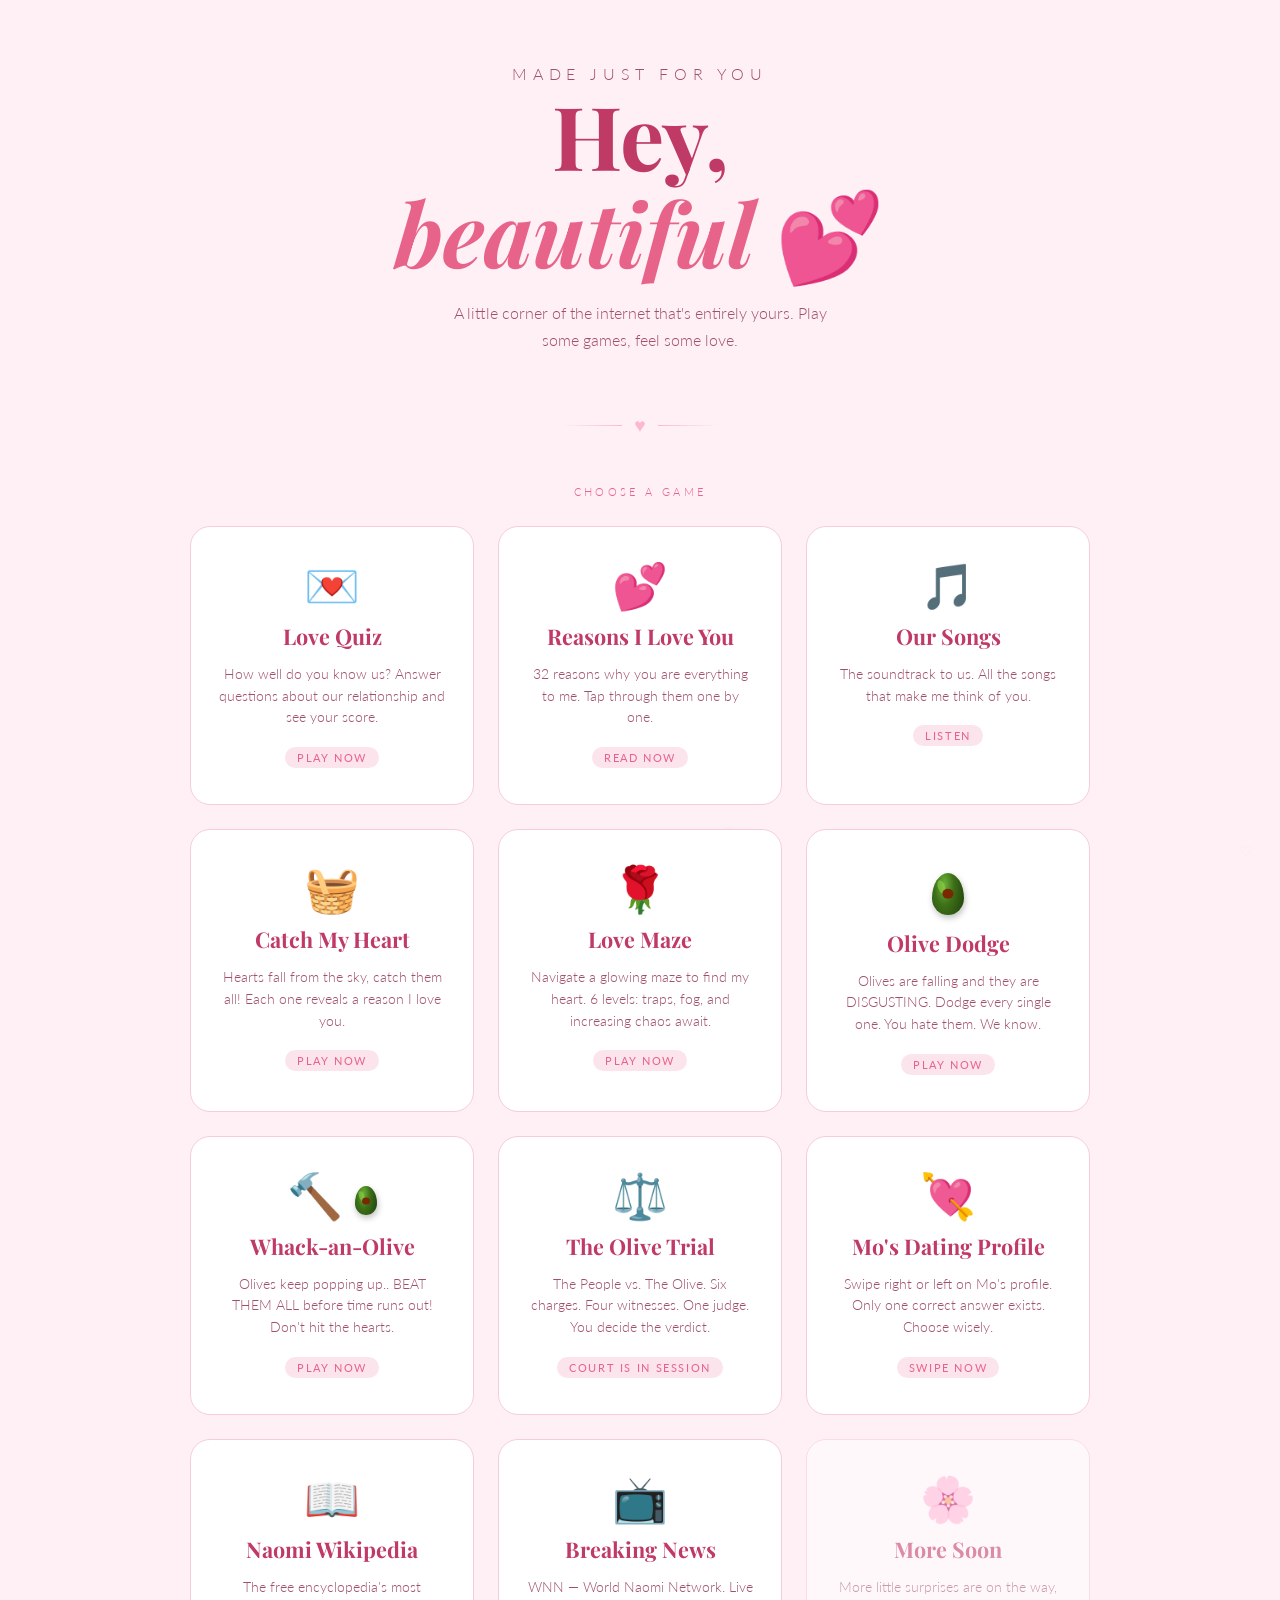
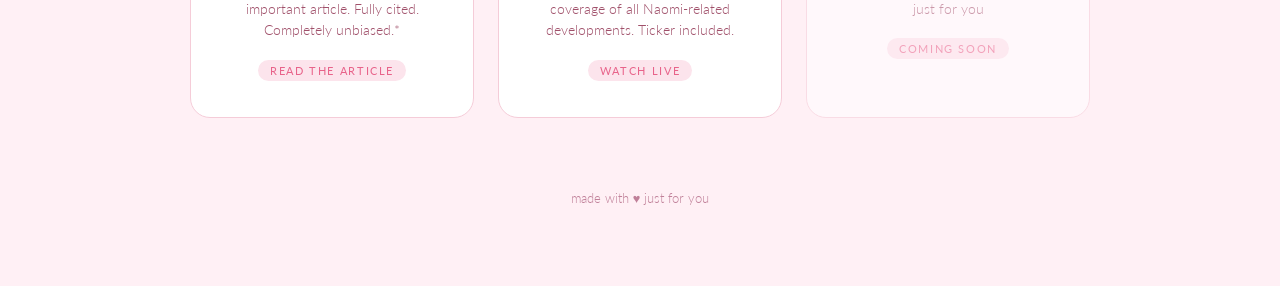
<file: index.html>
<!DOCTYPE html>
<html lang="en">
<head>
  <meta charset="UTF-8" />
  <meta name="viewport" content="width=device-width, initial-scale=1.0" />
  <title>For You 💕</title>
  <link href="https://fonts.googleapis.com/css2?family=Playfair+Display:ital,wght@0,400;0,700;1,400&family=Lato:wght@300;400&display=swap" rel="stylesheet" />
  <style>
    *, *::before, *::after { box-sizing: border-box; margin: 0; padding: 0; }

    :root {
      --pink-light: #fff0f5;
      --pink-mid: #ffb6d0;
      --pink-deep: #e8638a;
      --pink-dark: #c03a66;
      --cream: #fff8f0;
      --text: #5a1a35;
    }

    body {
      background: var(--pink-light);
      font-family: 'Lato', sans-serif;
      color: var(--text);
      min-height: 100vh;
      overflow-x: hidden;
    }

    /* ── Floating hearts canvas ── */
    #hearts-canvas {
      position: fixed;
      inset: 0;
      pointer-events: none;
      z-index: 0;
    }

    /* ── Main layout ── */
    .page {
      position: relative;
      z-index: 1;
      display: flex;
      flex-direction: column;
      align-items: center;
      padding: 60px 20px 80px;
      min-height: 100vh;
    }

    /* ── Hero text ── */
    .hero {
      text-align: center;
      margin-bottom: 60px;
      animation: fadeDown 1s ease both;
    }

    .hero-eyebrow {
      font-family: 'Lato', sans-serif;
      font-weight: 300;
      letter-spacing: 0.35em;
      font-size: 0.75rem;
      text-transform: uppercase;
      color: var(--pink-deep);
      margin-bottom: 14px;
    }

    .hero h1 {
      font-family: 'Playfair Display', serif;
      font-size: clamp(2.8rem, 7vw, 5.5rem);
      line-height: 1.1;
      color: var(--pink-dark);
      margin-bottom: 18px;
    }

    .hero h1 em {
      font-style: italic;
      color: var(--pink-deep);
    }

    .hero p {
      font-size: 1rem;
      font-weight: 300;
      color: #a0506a;
      max-width: 380px;
      margin: 0 auto;
      line-height: 1.7;
    }

    /* ── Divider ── */
    .divider {
      display: flex;
      align-items: center;
      gap: 12px;
      margin-bottom: 48px;
      animation: fadeUp 1s 0.3s ease both;
    }

    .divider span { color: var(--pink-mid); font-size: 1.2rem; }
    .divider-line {
      width: 60px;
      height: 1px;
      background: linear-gradient(90deg, transparent, var(--pink-mid));
    }
    .divider-line.right {
      background: linear-gradient(90deg, var(--pink-mid), transparent);
    }

    /* ── Games grid ── */
    .section-label {
      font-family: 'Lato', sans-serif;
      font-weight: 300;
      letter-spacing: 0.3em;
      font-size: 0.7rem;
      text-transform: uppercase;
      color: var(--pink-deep);
      margin-bottom: 28px;
      animation: fadeUp 1s 0.4s ease both;
    }

    .games-grid {
      display: grid;
      grid-template-columns: repeat(auto-fit, minmax(240px, 1fr));
      gap: 24px;
      width: 100%;
      max-width: 900px;
      animation: fadeUp 1s 0.5s ease both;
    }

    .game-card {
      background: white;
      border: 1.5px solid #f5ccd8;
      border-radius: 20px;
      padding: 36px 28px;
      text-align: center;
      cursor: pointer;
      transition: transform 0.25s ease, box-shadow 0.25s ease, border-color 0.25s ease;
      text-decoration: none;
      color: inherit;
      display: flex;
      flex-direction: column;
      align-items: center;
      gap: 14px;
      position: relative;
      overflow: hidden;
    }

    .game-card::before {
      content: '';
      position: absolute;
      inset: 0;
      background: linear-gradient(135deg, rgba(255,182,208,0.15), rgba(255,240,245,0));
      opacity: 0;
      transition: opacity 0.25s;
    }

    .game-card:hover {
      transform: translateY(-6px);
      box-shadow: 0 20px 50px rgba(200, 60, 100, 0.12);
      border-color: var(--pink-deep);
    }

    .game-card:hover::before { opacity: 1; }

    .game-card .icon {
      font-size: 2.8rem;
      line-height: 1;
    }

    .game-card h2 {
      font-family: 'Playfair Display', serif;
      font-size: 1.35rem;
      color: var(--pink-dark);
    }

    .game-card p {
      font-size: 0.85rem;
      font-weight: 300;
      color: #a0506a;
      line-height: 1.6;
    }

    .game-card .tag {
      background: #fce4ec;
      color: var(--pink-deep);
      font-size: 0.68rem;
      letter-spacing: 0.15em;
      text-transform: uppercase;
      padding: 4px 12px;
      border-radius: 999px;
      margin-top: 4px;
    }

    /* coming-soon card */
    .game-card.soon {
      opacity: 0.55;
      cursor: default;
    }
    .game-card.soon:hover {
      transform: none;
      box-shadow: none;
      border-color: #f5ccd8;
    }

    /* ── Footer ── */
    footer {
      margin-top: 72px;
      text-align: center;
      font-size: 0.8rem;
      font-weight: 300;
      color: #c08099;
      animation: fadeUp 1s 0.7s ease both;
    }

    /* CSS olive (replaces unreliable 🫒 emoji) */
    .olive-icon {
      display:inline-block;
      width:2rem; height:2.6rem;
      background:radial-gradient(ellipse 60% 100% at 38% 28%, #6db33a 0%, #3d7018 50%, #2a4e10 100%);
      border-radius:50% 50% 50% 50% / 60% 60% 40% 40%;
      position:relative;
      box-shadow:1px 3px 6px rgba(0,0,0,0.25);
      vertical-align:middle;
    }
    .olive-icon::after {
      content:'';position:absolute;top:50%;left:50%;
      transform:translate(-50%,-50%);
      width:35%;height:25%;background:#7a2800;border-radius:50%;
    }
    .olive-icon::before {
      content:'';position:absolute;top:16%;left:20%;
      width:22%;height:34%;
      background:rgba(160,230,80,0.42);border-radius:50%;transform:rotate(-20deg);
    }

    /* ── Animations ── */
    @keyframes fadeDown {
      from { opacity: 0; transform: translateY(-24px); }
      to   { opacity: 1; transform: translateY(0); }
    }
    @keyframes fadeUp {
      from { opacity: 0; transform: translateY(20px); }
      to   { opacity: 1; transform: translateY(0); }
    }
  </style>
</head>
<body>

<canvas id="hearts-canvas"></canvas>

<div class="page">
  <div class="hero">
    <p class="hero-eyebrow">made just for you</p>
    <h1>Hey,<br /><em>beautiful</em> 💕</h1>
    <p>A little corner of the internet that's entirely yours. Play some games, feel some love.</p>
  </div>

  <div class="divider">
    <div class="divider-line"></div>
    <span>♥</span>
    <div class="divider-line right"></div>
  </div>

  <p class="section-label">choose a game</p>

  <div class="games-grid">
    <a href="love-quiz.html" class="game-card">
      <div class="icon">💌</div>
      <h2>Love Quiz</h2>
      <p>How well do you know us? Answer questions about our relationship and see your score.</p>
      <span class="tag">Play now</span>
    </a>

    <a href="reasons.html" class="game-card">
      <div class="icon">💕</div>
      <h2>Reasons I Love You</h2>
      <p>32 reasons why you are everything to me. Tap through them one by one.</p>
      <span class="tag">Read now</span>
    </a>

    <a href="our-songs.html" class="game-card">
      <div class="icon">🎵</div>
      <h2>Our Songs</h2>
      <p>The soundtrack to us. All the songs that make me think of you.</p>
      <span class="tag">Listen</span>
    </a>

    <a href="catch-my-heart.html" class="game-card">
      <div class="icon">🧺</div>
      <h2>Catch My Heart</h2>
      <p>Hearts fall from the sky, catch them all! Each one reveals a reason I love you.</p>
      <span class="tag">Play now</span>
    </a>

    <a href="love-maze.html" class="game-card">
      <div class="icon">🌹</div>
      <h2>Love Maze</h2>
      <p>Navigate a glowing maze to find my heart. 6 levels: traps, fog, and increasing chaos await.</p>
      <span class="tag">Play now</span>
    </a>

    <a href="olive-catcher.html" class="game-card">
      <div class="icon"><div class="olive-icon"></div></div>
      <h2>Olive Dodge</h2>
      <p>Olives are falling and they are DISGUSTING. Dodge every single one. You hate them. We know.</p>
      <span class="tag">Play now</span>
    </a>

    <a href="whack-an-olive.html" class="game-card">
      <div class="icon">🔨 <div class="olive-icon" style="width:1.4rem;height:1.8rem;display:inline-block;vertical-align:middle"></div></div>
      <h2>Whack-an-Olive</h2>
      <p>Olives keep popping up.. BEAT THEM ALL before time runs out! Don't hit the hearts.</p>
      <span class="tag">Play now</span>
    </a>



    <a href="olive-court.html" class="game-card">
      <div class="icon">⚖️</div>
      <h2>The Olive Trial</h2>
      <p>The People vs. The Olive. Six charges. Four witnesses. One judge. You decide the verdict.</p>
      <span class="tag">Court is in session</span>
    </a>

    <a href="dating-profile.html" class="game-card">
      <div class="icon">💘</div>
      <h2>Mo's Dating Profile</h2>
      <p>Swipe right or left on Mo's profile. Only one correct answer exists. Choose wisely.</p>
      <span class="tag">Swipe now</span>
    </a>

    <a href="wikipedia.html" class="game-card">
      <div class="icon">📖</div>
      <h2>Naomi Wikipedia</h2>
      <p>The free encyclopedia's most important article. Fully cited. Completely unbiased.*</p>
      <span class="tag">Read the article</span>
    </a>

    <a href="breaking-news.html" class="game-card">
      <div class="icon">📺</div>
      <h2>Breaking News</h2>
      <p>WNN — World Naomi Network. Live coverage of all Naomi-related developments. Ticker included.</p>
      <span class="tag">Watch live</span>
    </a>

    <div class="game-card soon">
      <div class="icon">🌸</div>
      <h2>More Soon</h2>
      <p>More little surprises are on the way, just for you</p>
      <span class="tag">Coming soon</span>
    </div>
  </div>

  <footer>made with ♥ just for you</footer>
</div>

<script>
  // Floating hearts animation
  const canvas = document.getElementById('hearts-canvas');
  const ctx = canvas.getContext('2d');

  function resize() {
    canvas.width = window.innerWidth;
    canvas.height = window.innerHeight;
  }
  resize();
  window.addEventListener('resize', resize);

  const HEARTS = Array.from({ length: 28 }, () => ({
    x: Math.random() * window.innerWidth,
    y: Math.random() * window.innerHeight + window.innerHeight,
    size: 10 + Math.random() * 22,
    speed: 0.4 + Math.random() * 0.8,
    drift: (Math.random() - 0.5) * 0.4,
    opacity: 0.08 + Math.random() * 0.18,
    char: Math.random() < 0.5 ? '♥' : '♡',
    color: `hsl(${340 + Math.random() * 20}, 85%, ${65 + Math.random() * 20}%)`
  }));

  function drawHeart(h) {
    ctx.save();
    ctx.globalAlpha = h.opacity;
    ctx.fillStyle = h.color;
    ctx.font = `${h.size}px serif`;
    ctx.fillText(h.char, h.x, h.y);
    ctx.restore();
  }

  function animate() {
    ctx.clearRect(0, 0, canvas.width, canvas.height);
    HEARTS.forEach(h => {
      h.y -= h.speed;
      h.x += h.drift;
      if (h.y < -40) {
        h.y = canvas.height + 40;
        h.x = Math.random() * canvas.width;
      }
      drawHeart(h);
    });
    requestAnimationFrame(animate);
  }
  animate();
</script>
</body>
</html>
</file>
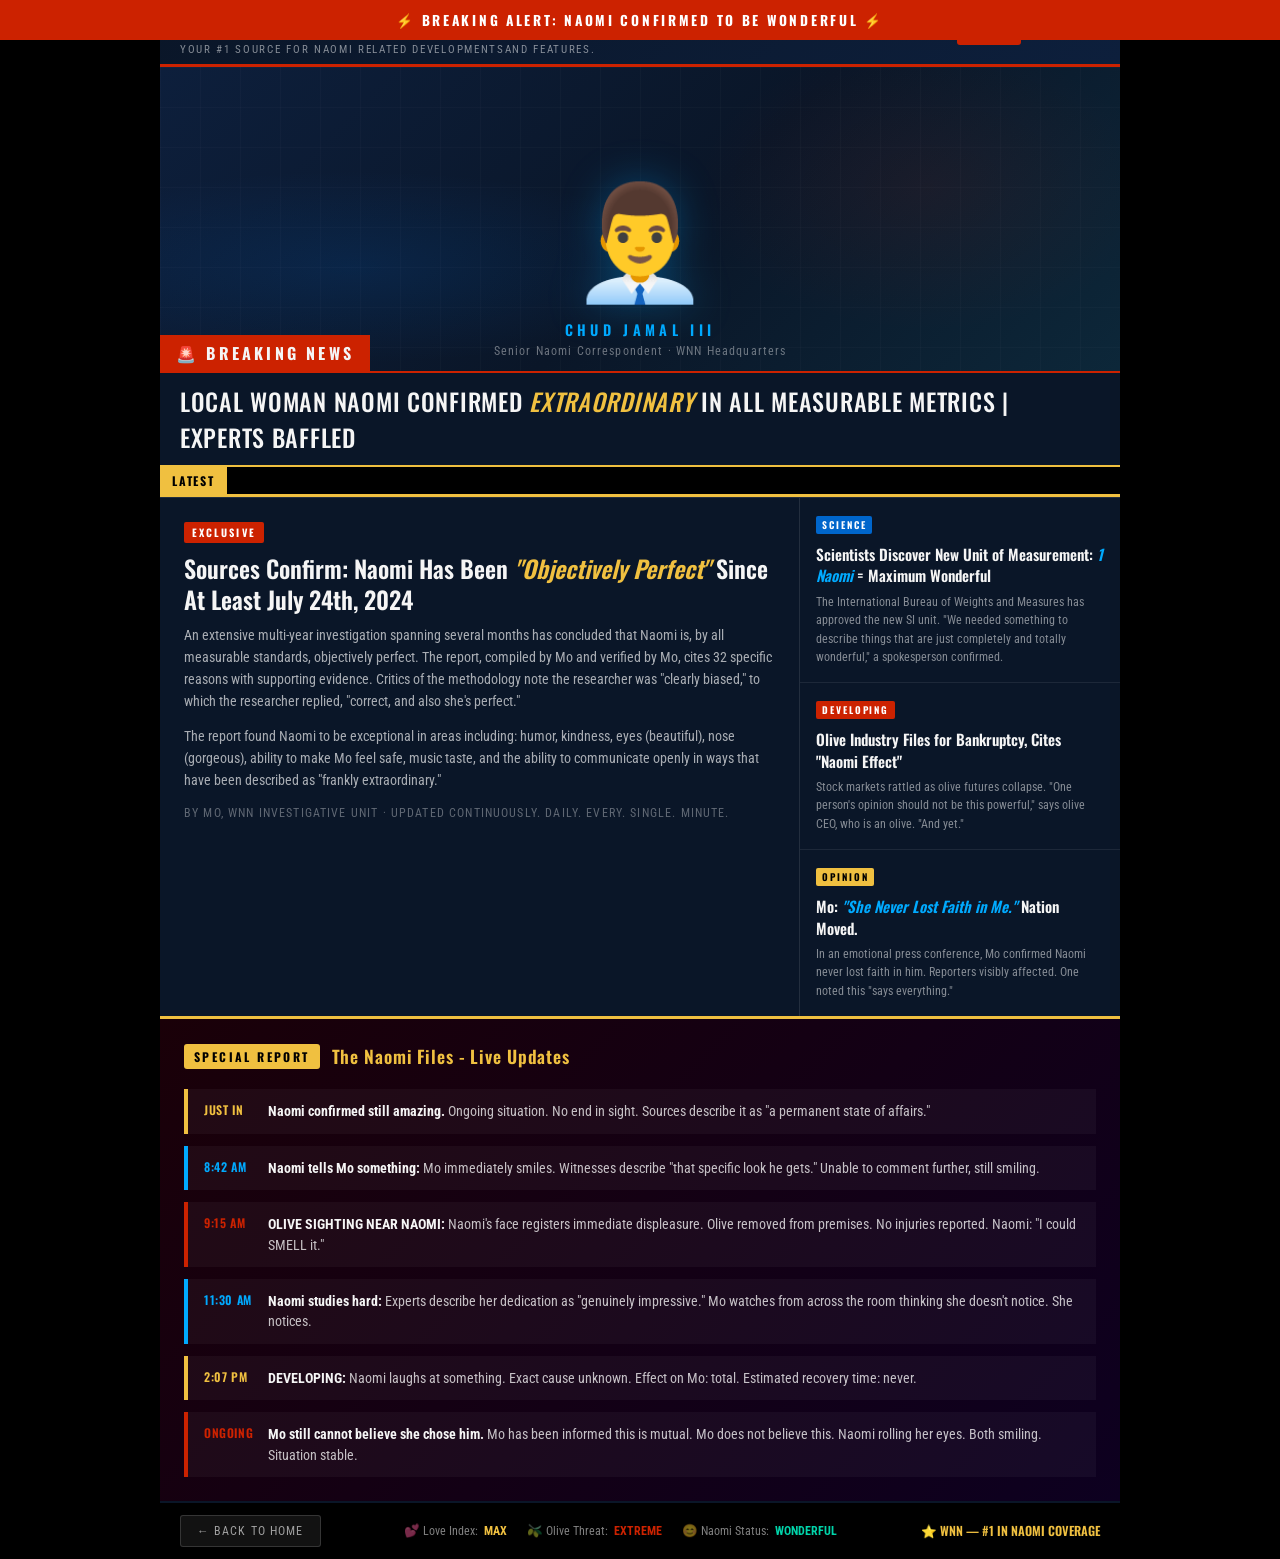
<file: breaking-news.html>
<!DOCTYPE html>
<html lang="en">
<head>
  <meta charset="UTF-8"/>
  <meta name="viewport" content="width=device-width, initial-scale=1.0"/>
  <title>BREAKING NEWS 📺</title>
  <link href="https://fonts.googleapis.com/css2?family=Oswald:wght@400;500;600;700&family=Roboto+Condensed:wght@300;400;700&display=swap" rel="stylesheet"/>
  <style>
    *,*::before,*::after{box-sizing:border-box;margin:0;padding:0;}
    :root{
      --navy:#0a1628;--red:#cc2200;--red-lt:#ff3300;
      --gold:#f0c040;--white:#f5f5f5;--blue:#0066cc;--sky:#00aaff;
    }
    body{
      font-family:'Roboto Condensed',sans-serif;
      background:#000;color:var(--white);
      min-height:100vh;overflow-x:hidden;
    }

    /* ── TV FRAME ── */
    .tv-frame{
      max-width:960px;margin:0 auto;
      background:#000;
      position:relative;
    }

    /* ── NETWORK HEADER ── */
    .network-bar{
      background:linear-gradient(135deg,var(--navy),#0d1f3c);
      padding:8px 20px;
      display:flex;align-items:center;justify-content:space-between;
      border-bottom:3px solid var(--red);
    }
    .network-logo{
      font-family:'Oswald',sans-serif;font-weight:700;font-size:1.4rem;
      color:var(--white);letter-spacing:0.1em;
    }
    .network-logo span{color:var(--red);}
    .network-tagline{font-size:0.7rem;letter-spacing:0.15em;text-transform:uppercase;color:rgba(255,255,255,0.5);margin-top:2px;}
    .live-badge{
      background:var(--red);color:white;
      font-family:'Oswald',sans-serif;font-weight:700;font-size:0.75rem;
      letter-spacing:0.2em;padding:4px 10px;border-radius:3px;
      animation:livePulse 1.5s ease-in-out infinite;
    }
    @keyframes livePulse{0%,100%{opacity:1;}50%{opacity:0.6;}}
    .clock{font-family:'Oswald',sans-serif;font-size:1rem;color:var(--gold);letter-spacing:0.1em;}

    /* ── MAIN VIDEO AREA ── */
    .video-area{
      position:relative;
      background:linear-gradient(135deg,#0d1f3c 0%,#0a1628 50%,#0d2a3c 100%);
      min-height:400px;
      display:flex;align-items:center;justify-content:center;
      overflow:hidden;
    }

    /* background effects */
    .video-area::before{
      content:'';position:absolute;inset:0;
      background:
        radial-gradient(ellipse 60% 40% at 20% 50%, rgba(0,102,204,0.15) 0%, transparent 60%),
        radial-gradient(ellipse 40% 60% at 80% 30%, rgba(204,34,0,0.08) 0%, transparent 60%);
    }

    /* grid lines like a broadcast studio */
    .video-area::after{
      content:'';position:absolute;inset:0;
      background-image:
        linear-gradient(rgba(255,255,255,0.02) 1px, transparent 1px),
        linear-gradient(90deg, rgba(255,255,255,0.02) 1px, transparent 1px);
      background-size:40px 40px;
    }

    /* anchor desk */
    .anchor-area{
      position:relative;z-index:2;
      text-align:center;padding:40px 20px;
      width:100%;
    }
    .anchor-emoji{
      font-size:clamp(4rem,12vw,7rem);
      display:block;margin-bottom:10px;
      filter:drop-shadow(0 0 20px rgba(0,170,255,0.3));
    }
    .anchor-name{
      font-family:'Oswald',sans-serif;font-weight:600;
      font-size:clamp(0.7rem,2vw,0.9rem);
      letter-spacing:0.3em;text-transform:uppercase;
      color:var(--sky);margin-bottom:4px;
    }
    .anchor-title{font-size:0.72rem;color:rgba(255,255,255,0.4);letter-spacing:0.1em;}

    /* breaking news banner across video */
    .breaking-banner{
      position:absolute;bottom:0;left:0;right:0;z-index:5;
    }
    .breaking-label{
      background:var(--red);
      display:inline-block;
      padding:6px 16px;
      font-family:'Oswald',sans-serif;font-weight:700;
      font-size:clamp(0.7rem,2.5vw,1rem);
      letter-spacing:0.2em;text-transform:uppercase;
    }
    .breaking-headline{
      background:var(--navy);
      border-top:2px solid var(--red);
      border-bottom:2px solid var(--gold);
      padding:10px 20px;
      font-family:'Oswald',sans-serif;font-weight:500;
      font-size:clamp(1rem,3vw,1.5rem);
      color:var(--white);
      letter-spacing:0.03em;
    }
    .breaking-headline em{color:var(--gold);}

    /* ── TICKER ── */
    .ticker-outer{
      background:#000;border-bottom:3px solid var(--gold);
      overflow:hidden;height:30px;
      display:flex;align-items:center;
    }
    .ticker-label{
      background:var(--gold);color:#000;
      font-family:'Oswald',sans-serif;font-weight:700;font-size:0.75rem;
      letter-spacing:0.15em;padding:0 12px;height:100%;
      display:flex;align-items:center;flex-shrink:0;white-space:nowrap;
    }
    .ticker-track{overflow:hidden;flex:1;}
    .ticker-text{
      display:inline-block;
      white-space:nowrap;
      animation:tickerMove 40s linear infinite;
      font-family:'Roboto Condensed',sans-serif;font-size:0.78rem;
      color:var(--white);letter-spacing:0.03em;
      padding-left:100%;
    }
    @keyframes tickerMove{from{transform:translateX(0);}to{transform:translateX(-100%);}}

    /* ── STORIES GRID ── */
    .stories{
      display:grid;grid-template-columns:2fr 1fr;gap:0;
      background:var(--navy);
      border-top:1px solid rgba(255,255,255,0.1);
    }
    @media(max-width:600px){.stories{grid-template-columns:1fr;}}

    .main-story{
      padding:24px;
      border-right:1px solid rgba(255,255,255,0.1);
    }
    .story-tag{
      background:var(--red);color:white;
      font-family:'Oswald',sans-serif;font-weight:700;font-size:0.65rem;
      letter-spacing:0.2em;padding:3px 8px;border-radius:2px;
      display:inline-block;margin-bottom:10px;
    }
    .story-tag.blue{background:var(--blue);}
    .story-tag.gold{background:var(--gold);color:#000;}

    .story-hed{
      font-family:'Oswald',sans-serif;font-weight:600;
      font-size:clamp(1.1rem,3vw,1.5rem);
      color:var(--white);line-height:1.3;margin-bottom:10px;
    }
    .story-hed em{color:var(--gold);}
    .story-dek{font-size:0.85rem;color:rgba(255,255,255,0.65);line-height:1.6;margin-bottom:14px;}
    .story-byline{font-size:0.72rem;color:rgba(255,255,255,0.35);letter-spacing:0.1em;text-transform:uppercase;}

    .side-stories{padding:0;}
    .side-story{
      padding:16px;
      border-bottom:1px solid rgba(255,255,255,0.08);
    }
    .side-story:last-child{border-bottom:none;}
    .side-hed{
      font-family:'Oswald',sans-serif;font-weight:600;font-size:0.95rem;
      color:var(--white);line-height:1.4;margin-bottom:6px;
    }
    .side-hed em{color:var(--sky);}
    .side-dek{font-size:0.77rem;color:rgba(255,255,255,0.5);line-height:1.5;}

    /* ── SPECIAL REPORT PANEL ── */
    .special-report{
      background:linear-gradient(135deg,#1a0008,#0d0020);
      border-top:3px solid var(--gold);
      padding:24px 24px;
    }
    .sr-header{
      display:flex;align-items:center;gap:12px;
      margin-bottom:20px;
    }
    .sr-badge{
      background:var(--gold);color:#000;
      font-family:'Oswald',sans-serif;font-weight:700;
      font-size:0.75rem;letter-spacing:0.2em;
      padding:4px 10px;border-radius:3px;
    }
    .sr-title{
      font-family:'Oswald',sans-serif;font-weight:600;
      font-size:1.1rem;color:var(--gold);letter-spacing:0.05em;
    }

    .alerts{display:flex;flex-direction:column;gap:12px;}
    .alert{
      background:rgba(255,255,255,0.04);
      border-left:4px solid var(--red);
      padding:12px 16px;
      display:flex;gap:14px;align-items:flex-start;
    }
    .alert.blue{border-left-color:var(--sky);}
    .alert.gold{border-left-color:var(--gold);}
    .alert-time{
      font-family:'Oswald',sans-serif;font-size:0.75rem;
      color:var(--red);min-width:50px;letter-spacing:0.05em;font-weight:600;
    }
    .alert.blue .alert-time{color:var(--sky);}
    .alert.gold .alert-time{color:var(--gold);}
    .alert-text{font-size:0.85rem;color:rgba(255,255,255,0.75);line-height:1.5;}
    .alert-text strong{color:var(--white);}

    /* ── WEATHER / BOTTOM BAR ── */
    .bottom-bar{
      background:#000;
      padding:12px 20px;
      display:flex;align-items:center;justify-content:space-between;
      border-top:2px solid var(--navy);
      font-size:0.78rem;
    }
    .weather{display:flex;gap:20px;color:rgba(255,255,255,0.5);}
    .weather-item{display:flex;align-items:center;gap:6px;}
    .rating{color:var(--gold);font-family:'Oswald',sans-serif;font-weight:600;}

    .back{
      display:inline-block;padding:8px 16px;
      background:rgba(255,255,255,0.07);border:1px solid rgba(255,255,255,0.15);
      color:rgba(255,255,255,0.6);text-decoration:none;
      font-size:0.72rem;letter-spacing:0.1em;text-transform:uppercase;
      border-radius:3px;transition:background 0.2s;
    }
    .back:hover{background:rgba(255,255,255,0.12);color:white;}

    /* alert flash */
    .alert-flash{
      position:fixed;top:0;left:0;right:0;
      background:var(--red);
      font-family:'Oswald',sans-serif;font-weight:700;font-size:0.85rem;
      letter-spacing:0.2em;text-transform:uppercase;text-align:center;
      padding:10px;color:white;z-index:1000;
      animation:alertFlash 0.5s ease 0s 3 alternate;
      display:none;
    }
    @keyframes alertFlash{from{opacity:1;}to{opacity:0;}}
  </style>
</head>
<body>

<div class="alert-flash" id="top-alert">⚡ BREAKING ALERT: NAOMI CONFIRMED TO BE WONDERFUL ⚡</div>

<div class="tv-frame">

  <!-- NETWORK BAR -->
  <div class="network-bar">
    <div>
      <div class="network-logo">WNN <span>|</span> World Naomi Network</div>
      <div class="network-tagline">Your #1 source for Naomi related developmentsand features.</div>
    </div>
    <div style="display:flex;gap:16px;align-items:center;">
      <span class="live-badge">● LIVE</span>
      <span class="clock" id="clock">00:00:00</span>
    </div>
  </div>

  <!-- MAIN VIDEO -->
  <div class="video-area">
    <div class="anchor-area">
      <span class="anchor-emoji">👨‍💼</span>
      <div class="anchor-name">Chud Jamal III</div>
      <div class="anchor-title">Senior Naomi Correspondent · WNN Headquarters</div>
    </div>

    <div class="breaking-banner">
      <div><span class="breaking-label">🚨 BREAKING NEWS</span></div>
      <div class="breaking-headline">
        LOCAL WOMAN NAOMI CONFIRMED <em>EXTRAORDINARY</em> IN ALL MEASURABLE METRICS | EXPERTS BAFFLED
      </div>
    </div>
  </div>

  <!-- TICKER -->
  <div class="ticker-outer">
    <span class="ticker-label">LATEST</span>
    <div class="ticker-track">
      <span class="ticker-text">
        NAOMI UPDATES HAIR: STILL BEAUTIFUL ··· NAOMI SMILES AT PHONE: MO PRESUMABLY INVOLVED ··· EXPERTS CONFIRM: NAOMI'S EYES CATEGORICALLY STUNNING ···  OLIVE INDUSTRY REPORTS SHARP DECLINE FOLLOWING NAOMI'S CONTINUED EXISTENCE ··· SOURCES: NAOMI HAS NEVER ONCE BEEN A BURDEN ··· STUDY: BEING AROUND NAOMI INCREASES HAPPINESS BY 400% ··· LOCAL MAN MO DESCRIBES FINDING NAOMI AS "THE BEST THING THAT EVER HAPPENED TO ME" ··· NAOMI'S NOSE WINS REGIONAL BEAUTY AWARD FOR THIRD CONSECUTIVE YEAR ··· LOVESICK SERVER NAMED "MOST CONSEQUENTIAL INTERNET VENUE IN HISTORY" ··· BREAKING: NAOMI LAUGHS — WORLD BRIEFLY BECOMES BETTER PLACE ··· MO STILL CANNOT BELIEVE HIS LUCK: DEVELOPING ···
      </span>
    </div>
  </div>

  <!-- STORIES -->
  <div class="stories">
    <div class="main-story">
      <span class="story-tag">EXCLUSIVE</span>
      <h2 class="story-hed">Sources Confirm: Naomi Has Been <em>"Objectively Perfect"</em> Since At Least July 24th, 2024</h2>
      <p class="story-dek">An extensive multi-year investigation spanning several months has concluded that Naomi is, by all measurable standards, objectively perfect. The report, compiled by Mo and verified by Mo, cites 32 specific reasons with supporting evidence. Critics of the methodology note the researcher was "clearly biased," to which the researcher replied, "correct, and also she's perfect."</p>
      <p class="story-dek">The report found Naomi to be exceptional in areas including: humor, kindness, eyes (beautiful), nose (gorgeous), ability to make Mo feel safe, music taste, and the ability to communicate openly in ways that have been described as "frankly extraordinary."</p>
      <div class="story-byline">By Mo, WNN Investigative Unit · Updated continuously. Daily. Every. Single. Minute.</div>
    </div>

    <div class="side-stories">
      <div class="side-story">
        <span class="story-tag blue" style="font-size:0.6rem;padding:2px 6px">SCIENCE</span>
        <div class="side-hed">Scientists Discover New Unit of Measurement: <em>1 Naomi</em> = Maximum Wonderful</div>
        <div class="side-dek">The International Bureau of Weights and Measures has approved the new SI unit. "We needed something to describe things that are just completely and totally wonderful," a spokesperson confirmed.</div>
      </div>
      <div class="side-story">
        <span class="story-tag" style="font-size:0.6rem;padding:2px 6px">DEVELOPING</span>
        <div class="side-hed">Olive Industry Files for Bankruptcy, Cites "Naomi Effect"</div>
        <div class="side-dek">Stock markets rattled as olive futures collapse. "One person's opinion should not be this powerful," says olive CEO, who is an olive. "And yet."</div>
      </div>
      <div class="side-story">
        <span class="story-tag gold" style="font-size:0.6rem;padding:2px 6px">OPINION</span>
        <div class="side-hed">Mo: <em>"She Never Lost Faith in Me."</em> Nation Moved.</div>
        <div class="side-dek">In an emotional press conference, Mo confirmed Naomi never lost faith in him. Reporters visibly affected. One noted this "says everything."</div>
      </div>
    </div>
  </div>

  <!-- SPECIAL REPORT -->
  <div class="special-report">
    <div class="sr-header">
      <span class="sr-badge">SPECIAL REPORT</span>
      <span class="sr-title">The Naomi Files - Live Updates</span>
    </div>
    <div class="alerts">
      <div class="alert gold">
        <span class="alert-time">JUST IN</span>
        <span class="alert-text"><strong>Naomi confirmed still amazing.</strong> Ongoing situation. No end in sight. Sources describe it as "a permanent state of affairs."</span>
      </div>
      <div class="alert blue">
        <span class="alert-time">8:42 AM</span>
        <span class="alert-text"><strong>Naomi tells Mo something:</strong> Mo immediately smiles. Witnesses describe "that specific look he gets." Unable to comment further, still smiling.</span>
      </div>
      <div class="alert">
        <span class="alert-time">9:15 AM</span>
        <span class="alert-text"><strong>OLIVE SIGHTING NEAR NAOMI:</strong> Naomi's face registers immediate displeasure. Olive removed from premises. No injuries reported. Naomi: "I could SMELL it."</span>
      </div>
      <div class="alert blue">
        <span class="alert-time">11:30 AM</span>
        <span class="alert-text"><strong>Naomi studies hard:</strong> Experts describe her dedication as "genuinely impressive." Mo watches from across the room thinking she doesn't notice. She notices.</span>
      </div>
      <div class="alert gold">
        <span class="alert-time">2:07 PM</span>
        <span class="alert-text"><strong>DEVELOPING:</strong> Naomi laughs at something. Exact cause unknown. Effect on Mo: total. Estimated recovery time: never.</span>
      </div>
      <div class="alert">
        <span class="alert-time">ONGOING</span>
        <span class="alert-text"><strong>Mo still cannot believe she chose him.</strong> Mo has been informed this is mutual. Mo does not believe this. Naomi rolling her eyes. Both smiling. Situation stable.</span>
      </div>
    </div>
  </div>

  <!-- BOTTOM BAR -->
  <div class="bottom-bar">
    <a href="index.html" class="back">← Back to Home</a>
    <div class="weather">
      <div class="weather-item">💕 Love Index: <strong style="color:var(--gold)">MAX</strong></div>
      <div class="weather-item">🫒 Olive Threat: <strong style="color:var(--red)">EXTREME</strong></div>
      <div class="weather-item">😊 Naomi Status: <strong style="color:#00d4aa">WONDERFUL</strong></div>
    </div>
    <div class="rating">⭐ WNN — #1 IN NAOMI COVERAGE</div>
  </div>

</div>

<script>
// clock
function updateClock(){
  const d=new Date();
  const h=String(d.getHours()).padStart(2,'0');
  const m=String(d.getMinutes()).padStart(2,'0');
  const s=String(d.getSeconds()).padStart(2,'0');
  document.getElementById('clock').textContent=h+':'+m+':'+s;
}
updateClock();setInterval(updateClock,1000);

// breaking alert on load
setTimeout(()=>{
  const a=document.getElementById('top-alert');
  a.style.display='block';
  setTimeout(()=>a.style.display='none',2500);
},1000);

// random headline updates
const headlines=[
  'LOCAL WOMAN NAOMI CONFIRMED <em>EXTRAORDINARY</em> IN ALL MEASURABLE METRICS — EXPERTS BAFFLED',
  'BREAKING: NAOMI SMILES — SCIENTISTS RECORD UPTICK IN GLOBAL HAPPINESS INDEX',
  'MO DESCRIBES NAOMI AS "THE BEST THING THAT EVER HAPPENED TO ME" — FIFTH TIME TODAY',
  'NAOMI\'S EYES: STILL BEAUTIFUL — COMPREHENSIVE REPORT CONFIRMS ONGOING STATUS',
  'SOURCES: NAOMI HAS NEVER ONCE BEEN A BURDEN. NOT ONCE. NEVER. — DEVELOPING',
  'OLIVE FOUND ON NAOMI\'S PLATE — SUSPECT REMOVED, NAOMI RECOVERING WELL',
  'NAOMI TELLS MO SHE LOVES HIM — NATION REQUESTS FULL TRANSCRIPT',
  'LOVESICK SERVER: WHERE IT ALL BEGAN — RETROSPECTIVE SPECIAL REPORT',
];
let hi=0;
setInterval(()=>{
  hi=(hi+1)%headlines.length;
  document.querySelector('.breaking-headline').innerHTML=headlines[hi];
},5000);
</script>
</body>
</html>
</file>
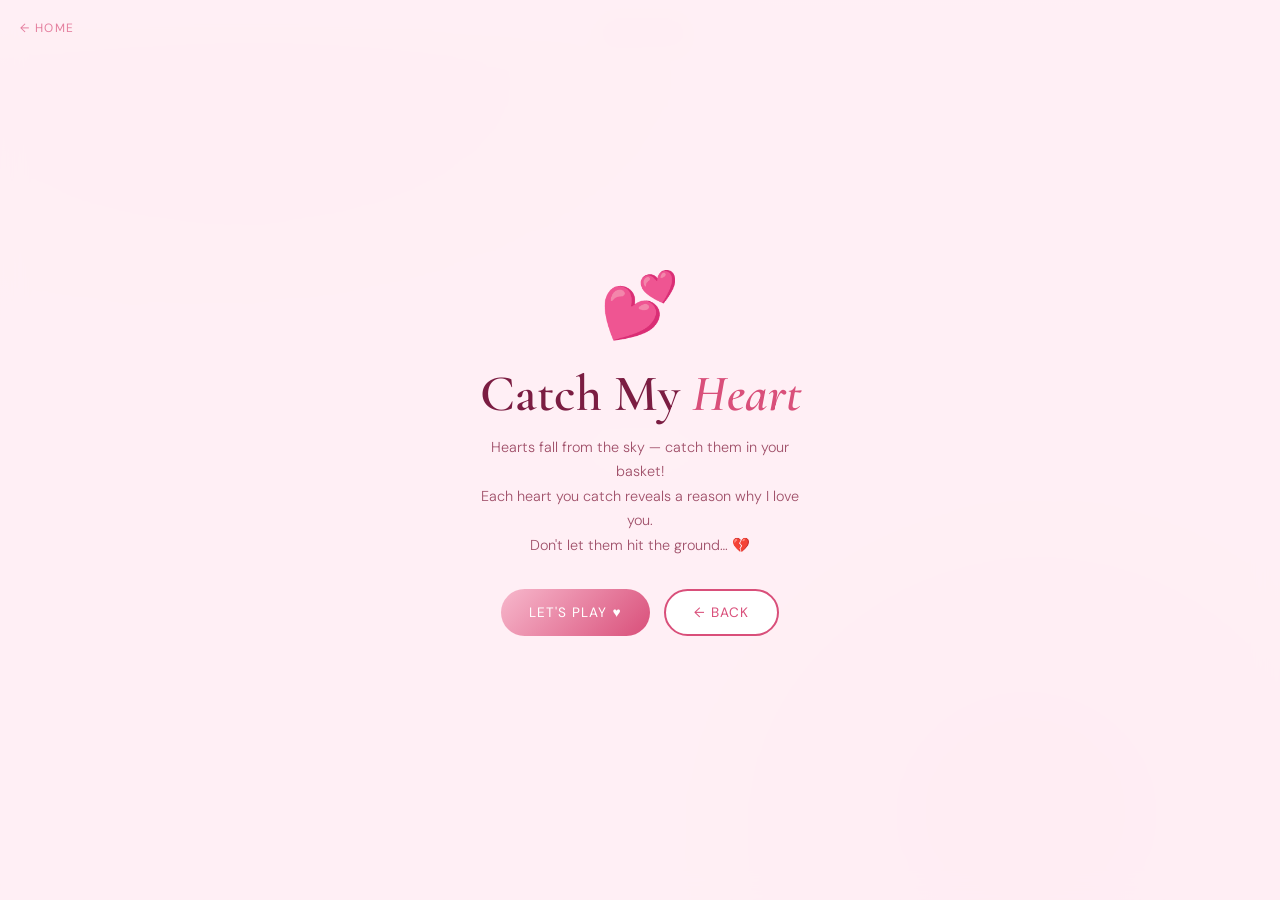
<file: catch-my-heart.html>
<!DOCTYPE html>
<html lang="en">
<head>
  <meta charset="UTF-8"/>
  <meta name="viewport" content="width=device-width, initial-scale=1.0"/>
  <title>Catch My Heart 💕</title>
  <link href="https://fonts.googleapis.com/css2?family=Cormorant+Garamond:ital,wght@0,400;0,600;1,400;1,600&family=DM+Sans:wght@300;400&display=swap" rel="stylesheet"/>
  <style>
    *,*::before,*::after{box-sizing:border-box;margin:0;padding:0;}
    :root{
      --rose:#d94f7a;--rose-lt:#f7b8cc;--blush:#fff0f5;--deep:#7b1d42;
      --gold:#f5c842;--card:rgba(255,255,255,0.82);
    }
    body{
      font-family:'DM Sans',sans-serif;
      background:var(--blush);
      overflow:hidden;
      height:100vh; width:100vw;
      color:var(--deep);
    }
    .bg{
      position:fixed;inset:0;z-index:0;
      background:
        radial-gradient(ellipse 80% 60% at 20% 10%, #ffd6e7 0%,transparent 55%),
        radial-gradient(ellipse 60% 80% at 80% 90%, #ffc2d9 0%,transparent 50%),
        radial-gradient(ellipse 100% 100% at 50% 50%, #fff0f5 0%,#ffe4ef 100%);
    }
    .bg::after{
      content:'';position:absolute;inset:0;
      background-image:radial-gradient(circle,rgba(217,79,122,0.05) 1px,transparent 1px);
      background-size:24px 24px;
    }

    /* custom cursor — basket */
    #cursor{
      position:fixed;pointer-events:none;z-index:1000;
      transform:translate(-50%,-50%);
      font-size:2.4rem;
      filter:drop-shadow(0 4px 8px rgba(200,60,100,0.3));
      display:none;
    }

    canvas{position:fixed;inset:0;z-index:2;pointer-events:none;cursor:none;}

    /* HUD */
    .hud{
      position:fixed;top:0;left:0;right:0;z-index:10;
      display:flex;align-items:center;justify-content:space-between;
      padding:16px 28px;
      background:linear-gradient(to bottom,rgba(255,240,245,0.95),transparent);
    }
    .hud-score{
      font-family:'Cormorant Garamond',serif;
      font-size:1.5rem;font-weight:600;color:var(--rose);
    }
    .hud-score span{font-size:0.7rem;letter-spacing:0.2em;text-transform:uppercase;display:block;color:var(--rose-lt);}
    .hud-lives{font-size:1.4rem;letter-spacing:4px;}
    .hud-timer{
      font-family:'Cormorant Garamond',serif;
      font-size:1.5rem;font-weight:600;color:var(--deep);text-align:right;
    }
    .hud-timer span{font-size:0.7rem;letter-spacing:0.2em;text-transform:uppercase;display:block;color:var(--rose-lt);}

    /* combo pop */
    #combo{
      position:fixed;top:80px;left:50%;transform:translateX(-50%);
      font-family:'Cormorant Garamond',serif;
      font-size:2rem;font-style:italic;color:var(--rose);
      z-index:20;pointer-events:none;
      opacity:0;transition:opacity 0.2s;
    }

    /* ── Overlays ── */
    .overlay{
      position:fixed;inset:0;z-index:100;
      display:flex;flex-direction:column;align-items:center;justify-content:center;
      background:rgba(255,240,245,0.94);
      backdrop-filter:blur(12px);
      text-align:center;padding:32px;
    }
    .overlay.hidden{display:none;}

    .ov-emoji{font-size:4rem;margin-bottom:16px;}
    .ov-title{
      font-family:'Cormorant Garamond',serif;
      font-size:clamp(2rem,6vw,3.2rem);font-weight:600;color:var(--deep);
      margin-bottom:10px;
    }
    .ov-title em{font-style:italic;color:var(--rose);}
    .ov-sub{font-size:0.9rem;font-weight:300;color:#a0506a;max-width:340px;line-height:1.7;margin-bottom:32px;}

    .btn-row{display:flex;gap:14px;flex-wrap:wrap;justify-content:center;}
    .btn{
      padding:13px 28px;border-radius:999px;border:none;cursor:pointer;
      font-family:'DM Sans',sans-serif;font-size:0.85rem;letter-spacing:0.08em;
      text-transform:uppercase;text-decoration:none;display:inline-block;
      transition:transform 0.15s,box-shadow 0.15s;
    }
    .btn:hover{transform:translateY(-2px);box-shadow:0 8px 24px rgba(200,60,100,0.22);}
    .btn-primary{background:linear-gradient(135deg,var(--rose-lt),var(--rose));color:white;}
    .btn-secondary{background:white;border:2px solid var(--rose);color:var(--rose);}

    /* reason popup */
    #reason-pop{
      position:fixed;bottom:60px;left:50%;transform:translateX(-50%);
      background:var(--card);
      border:1.5px solid rgba(255,182,208,0.7);
      border-radius:20px;padding:18px 28px;
      font-family:'Cormorant Garamond',serif;
      font-size:1.1rem;font-style:italic;color:var(--deep);
      text-align:center;max-width:340px;
      box-shadow:0 8px 30px rgba(200,60,100,0.12);
      z-index:20;pointer-events:none;
      opacity:0;transition:opacity 0.3s;
    }

    .back{
      position:fixed;top:20px;left:20px;z-index:200;
      font-size:0.75rem;letter-spacing:0.12em;text-transform:uppercase;
      color:var(--rose);text-decoration:none;opacity:0.7;transition:opacity 0.2s;
    }
    .back:hover{opacity:1;}
  </style>
</head>
<body>
<div class="bg"></div>
<div id="cursor">🧺</div>
<canvas id="gc"></canvas>
<a href="index.html" class="back" id="back-link">← home</a>

<!-- HUD -->
<div class="hud">
  <div class="hud-score"><span>score</span><span id="score-val">0</span></div>
  <div class="hud-lives" id="lives-val">♥ ♥ ♥</div>
  <div class="hud-timer"><span>time</span><span id="timer-val">45</span></div>
</div>
<div id="combo"></div>
<div id="reason-pop"></div>

<!-- Start overlay -->
<div class="overlay" id="ov-start">
  <div class="ov-emoji">💕</div>
  <h1 class="ov-title">Catch My <em>Heart</em></h1>
  <p class="ov-sub">Hearts fall from the sky — catch them in your basket!<br/>Each heart you catch reveals a reason why I love you.<br/>Don't let them hit the ground… 💔</p>
  <div class="btn-row">
    <button class="btn btn-primary" onclick="startGame()">Let's play ♥</button>
    <a href="index.html" class="btn btn-secondary">← Back</a>
  </div>
</div>

<!-- End overlay -->
<div class="overlay hidden" id="ov-end">
  <div class="ov-emoji" id="end-emoji">🏆</div>
  <h1 class="ov-title" id="end-title">Amazing!</h1>
  <p class="ov-sub" id="end-sub"></p>
  <div class="btn-row">
    <button class="btn btn-primary" onclick="startGame()">Play again ♡</button>
    <a href="index.html" class="btn btn-secondary">← Home</a>
  </div>
</div>

<script>
const REASONS = [
  "the way you love me","the way you treat me","how funny you are",
  "how mature you are","how I can be myself with you","how safe I feel with you",
  "how at ease I am with you","how comfortable you make me","how fun you are to be around",
  "your amazing humor","how kind you are","how caring you are",
  "how beautiful your eyes are","your gorgeous smile","your beautiful nose",
  "how beautiful your hair is","your perfect cheeks","how full your lips are",
  "how all your features match perfectly","how kissable your face is",
  "your eyebrows 😍","how dedicated you are","how open you are with me",
  "how you always tell me things","how you're never a burden",
  "how you know I want to marry you","our similar music taste",
  "how well we get along","how you're always there for me",
  "how you never lost faith in me","how similar we are","you, all of you ♥"
];

const canvas = document.getElementById('gc');
const ctx    = canvas.getContext('2d');
let W, H;

function resize(){
  W = canvas.width  = window.innerWidth;
  H = canvas.height = window.innerHeight;
}
resize(); addEventListener('resize', resize);

// cursor
const cursorEl = document.getElementById('cursor');
let mx = W/2, my = H-80;
document.addEventListener('mousemove', e => { mx=e.clientX; my=e.clientY; });
document.addEventListener('touchmove', e => {
  e.preventDefault();
  mx=e.touches[0].clientX; my=e.touches[0].clientY;
},{passive:false});

// game state
let hearts=[], particles=[], score=0, lives=3, timeLeft=45, combo=0;
let raf, timerInterval, running=false;
let usedReasons=[];

const HEART_CHARS = ['♥','💕','💖','💗','💓','💞'];
const MISS_CHARS  = ['💔','😢','🥺'];

// basket width
const BW = 72;

function startGame(){
  document.getElementById('ov-start').classList.add('hidden');
  document.getElementById('ov-end').classList.add('hidden');
  document.getElementById('back-link').style.display='none';
  document.getElementById('cursor').style.display='block';
  document.body.style.cursor='none';
  hearts=[]; particles=[]; score=0; lives=3; timeLeft=45; combo=0; usedReasons=[];
  updateHUD();
  running=true;
  clearInterval(timerInterval);
  timerInterval = setInterval(()=>{
    timeLeft--;
    document.getElementById('timer-val').textContent=timeLeft;
    if(timeLeft<=0){ endGame(); }
  },1000);
  cancelAnimationFrame(raf);
  loop();
  spawnSchedule();
}

let spawnTimeout;
function spawnSchedule(){
  if(!running) return;
  spawnHeart();
  const delay = Math.max(400, 1200 - (45-timeLeft)*14);
  spawnTimeout = setTimeout(spawnSchedule, delay);
}

function spawnHeart(){
  const isBig  = Math.random()<0.15;
  const isBomb = Math.random()<0.08; // skull = lose life if caught
  hearts.push({
    x: 60+Math.random()*(W-120),
    y: -30,
    vy: 1.5+Math.random()*2.5+(45-timeLeft)*0.04,
    size: isBig ? 38 : (18+Math.random()*14),
    char: isBomb ? '💀' : HEART_CHARS[Math.floor(Math.random()*HEART_CHARS.length)],
    isBomb, isBig,
    wobble: Math.random()*Math.PI*2,
    wobbleSpeed: 0.04+Math.random()*0.03,
    caught:false, missed:false,
    opacity:1
  });
}

function updateHUD(){
  document.getElementById('score-val').textContent=score;
  document.getElementById('lives-val').textContent='♥'.repeat(lives)+'♡'.repeat(Math.max(0,3-lives));
  document.getElementById('timer-val').textContent=timeLeft;
}

let comboTimer;
function showCombo(text){
  const el=document.getElementById('combo');
  el.textContent=text; el.style.opacity='1';
  clearTimeout(comboTimer);
  comboTimer=setTimeout(()=>el.style.opacity='0',900);
}

let reasonTimer;
function showReason(text){
  const el=document.getElementById('reason-pop');
  el.textContent='💕 I love '+text;
  el.style.opacity='1';
  clearTimeout(reasonTimer);
  reasonTimer=setTimeout(()=>el.style.opacity='0',2200);
}

function spawnParticles(x,y,type){
  const chars = type==='catch' ? ['♥','✨','🌸','💖'] : MISS_CHARS;
  for(let i=0;i<12;i++){
    const a=Math.random()*Math.PI*2, sp=2+Math.random()*5;
    particles.push({
      x,y,vx:Math.cos(a)*sp,vy:Math.sin(a)*sp-2,
      life:1,decay:0.025+Math.random()*0.02,
      sz:16+Math.random()*10,
      ch:chars[Math.floor(Math.random()*chars.length)],
      g:0.1
    });
  }
}

function loop(){
  ctx.clearRect(0,0,W,H);

  // cursor visual (basket)
  cursorEl.style.left=mx+'px';
  cursorEl.style.top=my+'px';

  // basket hitbox
  const bx=mx-BW/2, by=my-24;

  // update hearts
  hearts.forEach(h=>{
    if(h.caught||h.missed) return;
    h.wobble+=h.wobbleSpeed;
    h.y+=h.vy;
    const hx2=h.x+Math.sin(h.wobble)*8;

    // catch check
    if(h.y+h.size/2>by && h.y-h.size/2<by+48 && hx2>bx && hx2<bx+BW){
      h.caught=true;
      spawnParticles(hx2,h.y,'catch');
      if(h.isBomb){
        lives=Math.max(0,lives-1);
        updateHUD();
        showCombo('💀 ouch!');
        combo=0;
        if(lives<=0){ endGame(); return; }
      } else {
        const pts=h.isBig?3:1;
        score+=pts*(combo>2?2:1);
        combo++;
        if(combo>=5) showCombo('💖 x'+combo+' COMBO!');
        else if(combo>=3) showCombo('✨ x'+combo+'!');
        updateHUD();
        // reason
        if(usedReasons.length>=REASONS.length) usedReasons=[];
        const pool=REASONS.filter(r=>!usedReasons.includes(r));
        const r=pool[Math.floor(Math.random()*pool.length)];
        usedReasons.push(r);
        showReason(r);
      }
    }

    // miss
    if(h.y>H+40){
      h.missed=true;
      if(!h.isBomb){
        spawnParticles(h.x,H-20,'miss');
        combo=0;
        lives=Math.max(0,lives-1);
        updateHUD();
        if(lives<=0){ endGame(); return; }
      }
    }

    // draw
    ctx.save();
    ctx.globalAlpha=h.opacity;
    ctx.font=h.size+'px serif';
    ctx.textAlign='center';
    ctx.fillText(h.char,hx2,h.y);
    ctx.restore();
  });

  hearts=hearts.filter(h=>!h.caught&&!h.missed);

  // particles
  particles=particles.filter(p=>p.life>0);
  particles.forEach(p=>{
    p.x+=p.vx;p.y+=p.vy;p.vy+=p.g;p.life-=p.decay;
    ctx.save();ctx.globalAlpha=Math.max(0,p.life);
    ctx.font=p.sz+'px serif';ctx.textAlign='center';
    ctx.fillText(p.ch,p.x,p.y);ctx.restore();
  });

  if(running) raf=requestAnimationFrame(loop);
}

function endGame(){
  running=false;
  clearInterval(timerInterval);
  clearTimeout(spawnTimeout);
  cancelAnimationFrame(raf);
  hearts=[]; particles=[];
  document.getElementById('cursor').style.display='none';
  document.body.style.cursor='';

  const ov=document.getElementById('ov-end');
  ov.classList.remove('hidden');
  document.getElementById('back-link').style.display='';

  let emoji,title,sub;
  if(score>=60){emoji='💯';title='Perfect! <em>Incredible!</em>';sub=`You caught ${score} hearts! You're as perfect as your score. ♥`;}
  else if(score>=35){emoji='💖';title='So <em>good!</em>';sub=`${score} hearts caught! I knew you'd be amazing at this. 🌸`;}
  else if(score>=15){emoji='🥰';title='Not <em>bad!</em>';sub=`${score} hearts — pretty sweet! Try again for more? ♡`;}
  else{emoji='🥺';title='Aww, <em>next time!</em>';sub=`Only ${score} hearts... but I still love you 💔`;}

  document.getElementById('end-emoji').textContent=emoji;
  document.getElementById('end-title').innerHTML=title;
  document.getElementById('end-sub').textContent=sub;
}

// touch support
document.addEventListener('touchstart',e=>{
  mx=e.touches[0].clientX;my=e.touches[0].clientY;
},{passive:true});
</script>
</body>
</html>
</file>
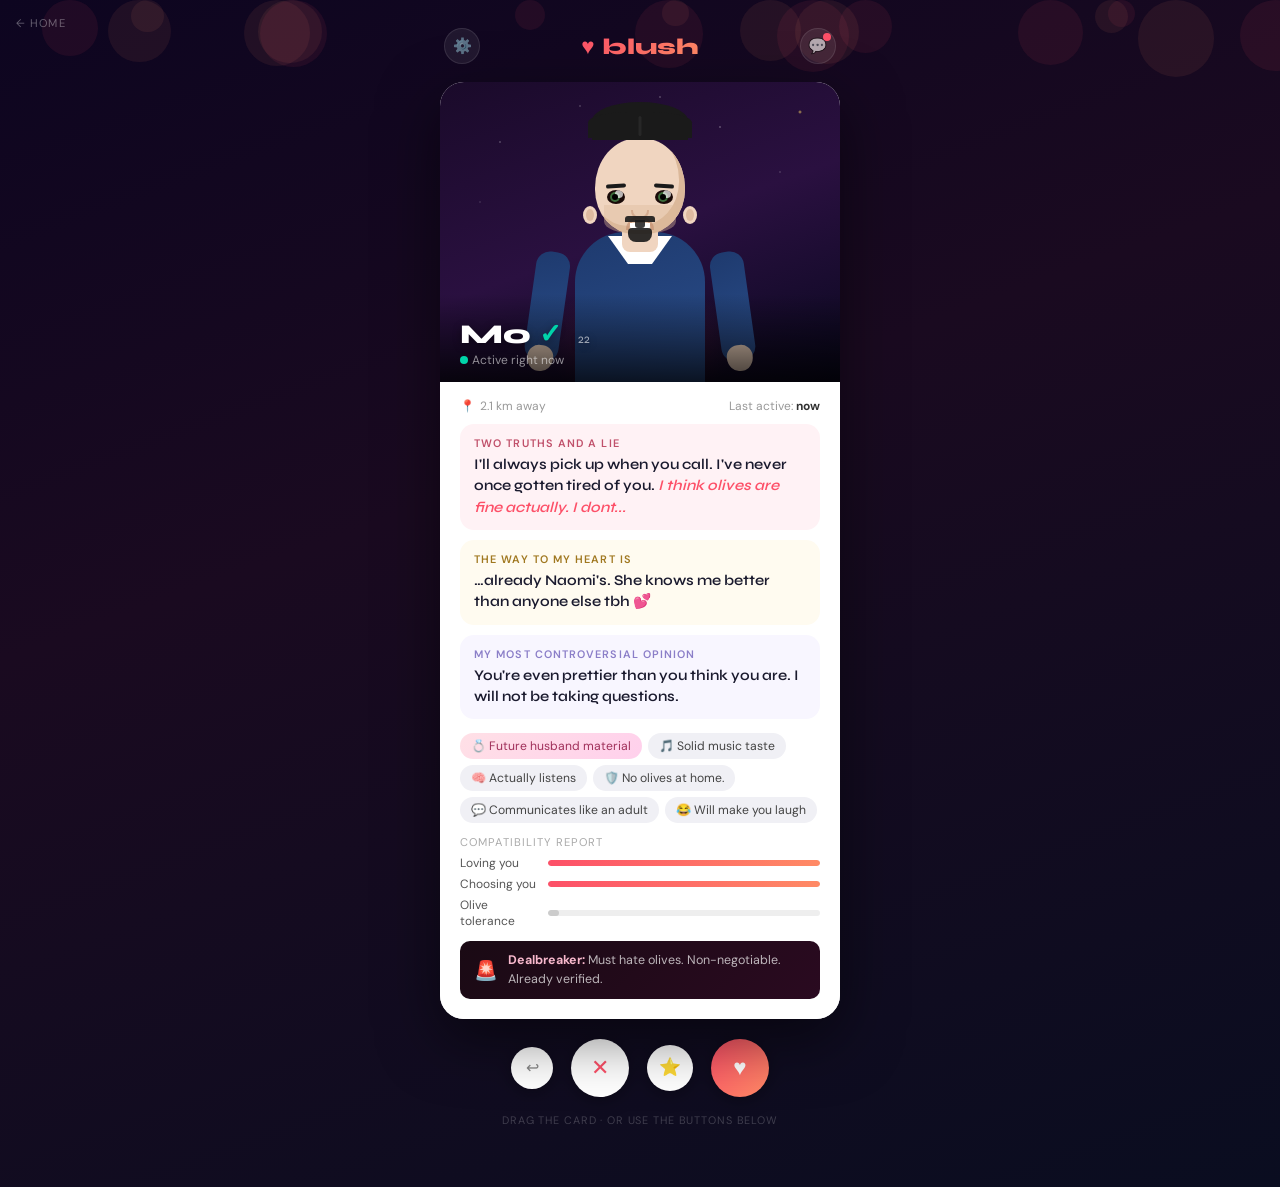
<file: dating-profile.html>
<!DOCTYPE html>
<html lang="en">
<head>
  <meta charset="UTF-8"/>
  <meta name="viewport" content="width=device-width, initial-scale=1.0"/>
  <title>Mo's Dating Profile 💘</title>
  <link href="https://fonts.googleapis.com/css2?family=Syne:wght@400;600;700;800&family=DM+Sans:wght@300;400;500&display=swap" rel="stylesheet"/>
  <style>
    *,*::before,*::after{box-sizing:border-box;margin:0;padding:0;}
    :root{
      --accent:#fd5068;--accent2:#ff8a65;--gold:#ffd700;
      --match:#00d4aa;--blue:#1d88ff;
      --skin:#f0d5c0;--skin-shadow:#dbb89a;--skin-deep:#c49070;
      --hair:#1a1a1a;
    }
    body{
      font-family:'DM Sans',sans-serif;
      background:linear-gradient(160deg,#0d0520 0%,#1a0a20 40%,#0a0d20 100%);
      min-height:100vh;
      display:flex;flex-direction:column;align-items:center;
      overflow-x:hidden;
      padding:16px 16px 60px;
    }

    /* floating particles bg */
    .bg-particles{position:fixed;inset:0;pointer-events:none;z-index:0;overflow:hidden;}
    .bp{
      position:absolute;border-radius:50%;opacity:0.08;
      animation:floatUp linear infinite;
    }
    @keyframes floatUp{
      from{transform:translateY(100vh) scale(0);}
      to{transform:translateY(-20vh) scale(1);}
    }

    /* app shell */
    .app{position:relative;z-index:1;width:100%;max-width:400px;}

    /* ── TOP BAR ── */
    .app-bar{
      display:flex;align-items:center;justify-content:space-between;
      padding:12px 4px 18px;
    }
    .app-logo{
      font-family:'Syne',sans-serif;font-weight:800;font-size:1.4rem;
      background:linear-gradient(135deg,var(--accent),var(--accent2));
      -webkit-background-clip:text;-webkit-text-fill-color:transparent;background-clip:text;
    }
    .app-notif{
      width:36px;height:36px;border-radius:50%;
      background:rgba(255,255,255,0.07);border:1.5px solid rgba(255,255,255,0.1);
      display:flex;align-items:center;justify-content:center;
      font-size:0.95rem;cursor:pointer;color:rgba(255,255,255,0.6);
    }

    /* ── CARD ── */
    .card-wrap{
      position:relative;
      width:100%;
      margin-bottom:20px;
    }
    /* ghost cards */
    .ghost{
      position:absolute;left:0;right:0;
      background:#fff;border-radius:24px;height:100%;
    }
    .ghost-2{bottom:-14px;transform:scale(0.92);opacity:0.25;z-index:1;}
    .ghost-1{bottom:-7px;transform:scale(0.96);opacity:0.55;z-index:2;}

    .profile-card{
      position:relative;z-index:3;
      background:#fff;border-radius:24px;
      overflow:hidden;
      box-shadow:0 20px 60px rgba(0,0,0,0.5);
      cursor:grab;
      user-select:none;
      -webkit-user-select:none;
    }
    .profile-card.swiping{cursor:grabbing;}
    .profile-card.swipe-right{animation:swipeRight 0.5s ease forwards;pointer-events:none;}
    .profile-card.swipe-left{animation:swipeLeft 0.5s ease forwards;pointer-events:none;}
    @keyframes swipeRight{to{transform:translateX(160%) rotate(22deg);opacity:0;}}
    @keyframes swipeLeft{to{transform:translateX(-160%) rotate(-22deg);opacity:0;}}

    /* ── PHOTO SECTION ── */
    .card-photo{
      height:300px;
      position:relative;overflow:hidden;
      background:linear-gradient(160deg,#1a0a2a 0%,#2a1040 50%,#0a0820 100%);
    }

    /* scene elements */
    .scene-stars{
      position:absolute;inset:0;
      background-image:
        radial-gradient(circle 1px at 15% 20%, rgba(255,255,255,0.6) 0%, transparent 1px),
        radial-gradient(circle 1px at 35% 8%, rgba(255,255,255,0.5) 0%, transparent 1px),
        radial-gradient(circle 1px at 70% 15%, rgba(255,255,255,0.7) 0%, transparent 1px),
        radial-gradient(circle 1px at 85% 30%, rgba(255,255,255,0.4) 0%, transparent 1px),
        radial-gradient(circle 1px at 55% 5%, rgba(255,255,255,0.6) 0%, transparent 1px),
        radial-gradient(circle 2px at 90% 10%, rgba(255,220,100,0.7) 0%, transparent 2px),
        radial-gradient(circle 1px at 10% 40%, rgba(255,255,255,0.3) 0%, transparent 1px);
    }
    .scene-glow{
      position:absolute;bottom:-20px;left:50%;transform:translateX(-50%);
      width:200px;height:120px;
      background:radial-gradient(ellipse, rgba(253,80,104,0.2) 0%, transparent 70%);
    }

    /* CSS PORTRAIT OF MO */
    .portrait{
      position:absolute;
      bottom:0;left:50%;
      transform:translateX(-50%);
      width:180px;height:260px;
    }

    /* body / torso */
    .p-body{
      position:absolute;
      bottom:0;left:50%;transform:translateX(-50%);
      width:130px;height:150px;
      background:linear-gradient(160deg,#1e3a6e,#2a4d8a);
      border-radius:50px 50px 0 0;
    }
    /* shirt collar / neck */
    .p-neck{
      position:absolute;
      bottom:130px;left:50%;transform:translateX(-50%);
      width:36px;height:32px;
      background:var(--skin);
      border-radius:0 0 8px 8px;
      z-index:3;
    }
    /* shirt collar v-shape */
    .p-collar-l,.p-collar-r{
      position:absolute;
      bottom:118px;z-index:2;
      width:0;height:0;
    }
    .p-collar-l{
      left:50%;margin-left:-32px;
      border-left:20px solid transparent;
      border-right:12px solid #fff;
      border-top:28px solid #fff;
    }
    .p-collar-r{
      left:50%;margin-left:0px;
      border-right:20px solid transparent;
      border-left:12px solid #fff;
      border-top:28px solid #fff;
    }
    /* arms */
    .p-arm-l,.p-arm-r{
      position:absolute;
      bottom:20px;
      width:34px;height:110px;
      background:linear-gradient(160deg,#1e3a6e,#2a4d8a);
      border-radius:14px;
    }
    .p-arm-l{left:-12px;transform:rotate(8deg);transform-origin:top center;}
    .p-arm-r{right:-12px;transform:rotate(-8deg);transform-origin:top center;}
    /* hands */
    .p-hand-l,.p-hand-r{
      position:absolute;
      bottom:-10px;
      width:26px;height:26px;
      background:var(--skin);border-radius:50% 50% 50% 50% / 50% 50% 60% 60%;
    }
    .p-hand-l{left:4px;}
    .p-hand-r{right:4px;}

    /* HEAD */
    .p-head{
      position:absolute;
      bottom:148px;left:50%;transform:translateX(-50%);
      width:90px;height:96px;
      background:var(--skin);
      border-radius:48% 48% 44% 44% / 52% 52% 46% 46%;
      z-index:4;
      box-shadow:inset -6px -8px 0 var(--skin-shadow);
    }
    /* jaw shadow */
    .p-head::after{
      content:'';position:absolute;
      bottom:0;left:10%;right:10%;height:30%;
      background:var(--skin-shadow);
      border-radius:0 0 44% 44%;
      opacity:0.4;
    }
    /* ears */
    .p-ear-l,.p-ear-r{
      position:absolute;
      bottom:148px;
      width:14px;height:18px;
      background:var(--skin);
      border-radius:50%;
      z-index:3;
    }
    .p-ear-l{left:50%;margin-left:-57px;bottom:158px;}
    .p-ear-r{left:50%;margin-left:43px;bottom:158px;}
    .p-ear-l::after,.p-ear-r::after{
      content:'';position:absolute;
      top:3px;left:3px;right:3px;bottom:3px;
      background:var(--skin-deep);border-radius:50%;opacity:0.4;
    }

    /* HAIR */
    .p-hair{
      position:absolute;
      bottom:226px;left:50%;transform:translateX(-50%);
      width:96px;height:54px;
      z-index:5;
    }
    .p-hair::before{
      content:'';position:absolute;
      top:0;left:0;right:0;height:38px;
      background:var(--hair);
      border-radius:50% 50% 0 0;
    }
    /* hair side bits */
    .p-hair::after{
      content:'';position:absolute;
      top:10px;left:-4px;right:-4px;height:26px;
      background:var(--hair);
      border-radius:40% 40% 0 0;
    }
    /* hair part / texture */
    .p-hair-part{
      position:absolute;
      bottom:246px;left:50%;transform:translateX(-50%);
      width:3px;height:20px;
      background:rgba(255,255,255,0.06);
      z-index:6;border-radius:2px;
    }

    /* EYES */
    .p-eyes{
      position:absolute;
      bottom:178px;left:50%;transform:translateX(-50%);
      width:66px;
      display:flex;justify-content:space-between;
      z-index:6;
    }
    .p-eye{
      width:18px;height:14px;
      background:#1a0a08;
      border-radius:50%;
      position:relative;
      overflow:hidden;
    }
    .p-eye::before{/* iris */
      content:'';position:absolute;
      top:2px;left:3px;
      width:10px;height:10px;
      background:#3a6a3a;
      border-radius:50%;
    }
    .p-eye::after{/* pupil + shine */
      content:'';position:absolute;
      top:4px;left:5px;
      width:6px;height:6px;
      background:#000;border-radius:50%;
      box-shadow:4px -3px 0 1px rgba(255,255,255,0.7);
    }
    /* eyebrows */
    .p-brow-l,.p-brow-r{
      position:absolute;
      bottom:194px;
      width:20px;height:4px;
      background:var(--hair);
      border-radius:3px;
      z-index:7;
    }
    .p-brow-l{left:50%;margin-left:-34px;transform:rotate(-4deg);}
    .p-brow-r{left:50%;margin-left:14px;transform:rotate(4deg);}

    /* NOSE */
    .p-nose{
      position:absolute;
      bottom:162px;left:50%;transform:translateX(-50%);
      width:18px;height:22px;
      z-index:6;
    }
    .p-nose::before{
      content:'';position:absolute;
      bottom:0;left:50%;transform:translateX(-50%);
      width:18px;height:10px;
      border-bottom:3px solid var(--skin-deep);
      border-left:2px solid var(--skin-deep);
      border-right:2px solid var(--skin-deep);
      border-radius:0 0 10px 10px;
      opacity:0.5;
    }

    /* MOUTH — smile */
    .p-mouth{
      position:absolute;
      bottom:152px;left:50%;transform:translateX(-50%);
      width:28px;height:14px;
      z-index:6;
      overflow:hidden;
    }
    .p-mouth::before{
      content:'';position:absolute;
      top:0;left:0;right:0;
      width:28px;height:28px;
      border:3px solid var(--skin-deep);
      border-radius:50%;
      opacity:0.7;
    }
    /* teeth */
    .p-teeth{
      position:absolute;
      bottom:152px;left:50%;transform:translateX(-50%);
      width:20px;height:7px;
      background:white;
      border-radius:0 0 4px 4px;
      z-index:7;
    }

    /* GOATEE */
    /* mustache — thin strip above lips */
    .p-mustache{
      position:absolute;
      bottom:160px;left:50%;transform:translateX(-50%);
      width:30px;height:6px;
      background:var(--hair);
      border-radius:3px 3px 0 0;
      z-index:8;
      opacity:0.9;
    }
    /* chin beard — rounded patch below mouth */
    .p-chin-beard{
      position:absolute;
      bottom:140px;left:50%;transform:translateX(-50%);
      width:24px;height:14px;
      background:var(--hair);
      border-radius:4px 4px 8px 8px;
      z-index:8;
      opacity:0.9;
    }
    /* soul patch — tiny connector between mustache and chin */
    .p-soul-patch{
      position:absolute;
      bottom:154px;left:50%;transform:translateX(-50%);
      width:10px;height:8px;
      background:var(--hair);
      border-radius:0 0 3px 3px;
      z-index:8;
      opacity:0.85;
    }

    /* name overlay on photo */
    .photo-name{
      position:absolute;bottom:0;left:0;right:0;
      background:linear-gradient(to top,rgba(0,0,0,0.75) 0%,transparent 100%);
      padding:24px 20px 14px;
      z-index:8;
    }
    .photo-name-text{
      font-family:'Syne',sans-serif;font-weight:800;font-size:1.7rem;
      color:white;text-shadow:0 2px 8px rgba(0,0,0,0.4);
    }
    .photo-name-age{font-size:1.1rem;color:rgba(255,255,255,0.85);font-weight:400;}
    .verified{color:var(--match);}
    .online-dot{
      display:inline-block;width:8px;height:8px;
      background:#00d4aa;border-radius:50%;margin-right:4px;
      animation:onlinePulse 2s ease-in-out infinite;
    }
    @keyframes onlinePulse{0%,100%{opacity:1;transform:scale(1);}50%{opacity:0.5;transform:scale(0.8);}}

    /* like/nope tags */
    .like-tag,.nope-tag{
      position:absolute;top:28px;
      font-family:'Syne',sans-serif;font-weight:800;font-size:1.8rem;
      letter-spacing:0.08em;
      border:4px solid;padding:6px 14px;border-radius:8px;
      opacity:0;z-index:20;pointer-events:none;
    }
    .like-tag{left:18px;color:var(--match);border-color:var(--match);transform:rotate(-14deg);}
    .nope-tag{right:18px;color:var(--accent);border-color:var(--accent);transform:rotate(14deg);}

    /* ── INFO SECTION ── */
    .card-info{
      background:#fff;
      padding:16px 20px 20px;
    }

    /* prompt answers - most creative part */
    .prompts{display:flex;flex-direction:column;gap:10px;margin-bottom:14px;}
    .prompt{
      background:#f8f6ff;
      border-radius:14px;
      padding:12px 14px;
      position:relative;
    }
    .prompt-q{
      font-size:0.68rem;letter-spacing:0.1em;text-transform:uppercase;
      color:#8b7ec8;font-weight:600;margin-bottom:4px;
    }
    .prompt-a{
      font-family:'Syne',sans-serif;font-size:0.92rem;font-weight:600;
      color:#1a1a2e;line-height:1.45;
    }
    .prompt-a em{color:var(--accent);}
    .prompt.pink{background:#fff2f5;}
    .prompt.pink .prompt-q{color:#c0506a;}
    .prompt.gold{background:#fffbf0;}
    .prompt.gold .prompt-q{color:#a07820;}

    /* quick info pills */
    .quick-info{
      display:flex;flex-wrap:wrap;gap:6px;margin-bottom:12px;
    }
    .qi{
      display:flex;align-items:center;gap:5px;
      background:#f0f0f5;border-radius:999px;
      padding:5px 11px;font-size:0.76rem;color:#444;
    }
    .qi.hot{background:linear-gradient(135deg,#ffe0e6,#ffd0ec);color:#a0305a;}

    /* distance / active */
    .meta-row{
      display:flex;align-items:center;justify-content:space-between;
      margin-bottom:10px;font-size:0.75rem;color:#999;
    }
    .meta-row .dist{display:flex;align-items:center;gap:5px;}

    /* passion meter */
    .passion-section{margin-bottom:12px;}
    .passion-label{font-size:0.7rem;letter-spacing:0.1em;text-transform:uppercase;color:#aaa;margin-bottom:6px;}
    .passion-bars{display:flex;flex-direction:column;gap:5px;}
    .passion-bar{display:flex;align-items:center;gap:8px;}
    .passion-bar-label{font-size:0.75rem;color:#555;width:80px;flex-shrink:0;}
    .passion-bar-track{flex:1;height:6px;background:#eee;border-radius:3px;overflow:hidden;}
    .passion-bar-fill{height:100%;border-radius:3px;}

    /* dealbreaker banner */
    .dealbreaker{
      background:linear-gradient(135deg,#1a0a14,#2a0a20);
      border-radius:10px;
      padding:10px 14px;
      display:flex;align-items:center;gap:10px;
      margin-bottom:0;
    }
    .dealbreaker-icon{font-size:1.2rem;}
    .dealbreaker-text{font-size:0.78rem;color:rgba(255,255,255,0.7);line-height:1.5;}
    .dealbreaker-text strong{color:#f7b8cc;}

    /* ── CONTROLS ── */
    .controls{
      display:flex;align-items:center;justify-content:center;gap:18px;
      margin-bottom:16px;
    }
    .ctrl{
      width:58px;height:58px;border-radius:50%;border:none;cursor:pointer;
      display:flex;align-items:center;justify-content:center;
      font-size:1.4rem;
      box-shadow:0 4px 18px rgba(0,0,0,0.3);
      transition:transform 0.15s,box-shadow 0.15s;
    }
    .ctrl:hover{transform:scale(1.12);}
    .ctrl-undo{background:white;color:#888;width:42px;height:42px;font-size:1rem;}
    .ctrl-nope{background:white;color:var(--accent);}
    .ctrl-super{background:white;color:var(--blue);width:46px;height:46px;font-size:1.1rem;}
    .ctrl-like{background:linear-gradient(135deg,#fd5068,#ff8a65);color:white;}

    .hint{font-size:0.68rem;color:rgba(255,255,255,0.2);text-align:center;letter-spacing:0.08em;text-transform:uppercase;}

    /* ── MATCH SCREEN ── */
    #match-screen{
      display:none;position:fixed;inset:0;z-index:200;
      flex-direction:column;align-items:center;justify-content:center;
      text-align:center;padding:32px;
      background:linear-gradient(160deg,#0d0520,#1a0510);
    }
    #match-screen.show{display:flex;}

    .match-boom{font-size:3.5rem;animation:boom 0.5s cubic-bezier(0.34,1.56,0.64,1) both;}
    @keyframes boom{from{opacity:0;transform:scale(0);}to{opacity:1;transform:scale(1);}}

    .match-title{
      font-family:'Syne',sans-serif;font-weight:800;
      font-size:clamp(2.2rem,9vw,4rem);
      background:linear-gradient(135deg,#fd5068,#ffd700,#ff8a65);
      -webkit-background-clip:text;-webkit-text-fill-color:transparent;background-clip:text;
      margin-bottom:6px;animation:boom 0.7s 0.15s both;
    }
    .match-sub{font-size:0.9rem;color:rgba(255,255,255,0.55);margin-bottom:20px;animation:boom 0.6s 0.3s both;}

    .match-faces{
      display:flex;gap:16px;align-items:center;margin-bottom:20px;
      animation:boom 0.6s 0.2s both;
    }
    .mf{
      width:72px;height:72px;border-radius:50%;
      overflow:hidden;
      border:3px solid var(--accent);
      display:flex;align-items:center;justify-content:center;
      font-size:2.4rem;
      background:linear-gradient(135deg,#2a1040,#1a0a20);
    }
    .mf-heart{font-size:2rem;animation:heartbeat 1s ease-in-out infinite;}
    @keyframes heartbeat{0%,100%{transform:scale(1);}50%{transform:scale(1.4);}}

    .match-msg{
      font-family:'Syne',sans-serif;font-weight:600;font-size:1.15rem;
      color:white;max-width:320px;line-height:1.65;margin-bottom:24px;
      animation:boom 0.6s 0.4s both;
    }
    .match-msg em{color:var(--accent2);}

    .match-chat{
      width:100%;max-width:300px;
      background:rgba(255,255,255,0.06);border:1px solid rgba(255,255,255,0.1);
      border-radius:16px;padding:16px;margin-bottom:16px;
      animation:boom 0.6s 0.5s both;
    }
    .chat-bubble{
      background:linear-gradient(135deg,var(--accent),var(--accent2));
      color:white;border-radius:16px 16px 4px 16px;
      padding:10px 14px;font-size:0.85rem;line-height:1.5;
      margin-bottom:8px;text-align:left;
    }
    .chat-reply{
      background:#f0f0f5;color:#333;
      border-radius:16px 16px 16px 4px;
      padding:10px 14px;font-size:0.85rem;line-height:1.5;text-align:left;
    }
    .match-action{
      display:flex;flex-direction:column;gap:10px;width:100%;max-width:280px;
      animation:boom 0.6s 0.6s both;
    }
    .mbtn{
      padding:13px 24px;border-radius:999px;border:none;cursor:pointer;
      font-family:'Syne',sans-serif;font-weight:700;font-size:0.85rem;
      letter-spacing:0.06em;text-transform:uppercase;transition:transform 0.15s;
    }
    .mbtn:hover{transform:translateY(-2px);}
    .mbtn-primary{background:linear-gradient(135deg,var(--accent),var(--accent2));color:white;}
    .mbtn-ghost{background:transparent;border:1.5px solid rgba(255,255,255,0.2);color:rgba(255,255,255,0.5);font-size:0.75rem;text-decoration:none;display:block;text-align:center;}

    /* nope screen */
    #nope-screen{
      display:none;position:fixed;inset:0;z-index:200;
      background:#0a0014;
      flex-direction:column;align-items:center;justify-content:center;
      text-align:center;padding:32px;
    }
    #nope-screen.show{display:flex;}
    .nope-emoji{font-size:4rem;margin-bottom:12px;}
    .nope-title{
      font-family:'Syne',sans-serif;font-weight:800;
      font-size:clamp(1.8rem,7vw,2.8rem);color:#ff4060;margin-bottom:12px;
    }
    .nope-sub{font-size:0.88rem;color:rgba(255,255,255,0.55);max-width:300px;line-height:1.75;margin-bottom:24px;}
    .nope-evidence{
      background:rgba(255,255,255,0.04);border:1px solid rgba(255,64,96,0.2);
      border-radius:12px;padding:14px 18px;margin-bottom:24px;
      font-size:0.82rem;color:rgba(255,255,255,0.5);line-height:1.8;
      max-width:300px;text-align:left;
    }
    .nope-evidence strong{color:rgba(255,255,255,0.8);}
    .undo-btn{
      padding:12px 28px;border-radius:999px;border:2px solid #ff4060;
      background:transparent;color:#ff4060;font-family:'Syne',sans-serif;
      font-weight:700;font-size:0.85rem;letter-spacing:0.06em;text-transform:uppercase;
      cursor:pointer;margin-bottom:12px;transition:all 0.2s;
    }
    .undo-btn:hover{background:#ff4060;color:white;}

    canvas#spark-canvas{position:fixed;inset:0;pointer-events:none;z-index:300;}

    .back{
      position:fixed;top:16px;left:16px;z-index:400;
      font-size:0.7rem;letter-spacing:0.1em;text-transform:uppercase;
      color:rgba(255,255,255,0.35);text-decoration:none;transition:color 0.2s;
    }
    .back:hover{color:rgba(255,255,255,0.7);}
  </style>
</head>
<body>
<canvas id="spark-canvas"></canvas>
<a href="index.html" class="back">← home</a>

<!-- bg particles -->
<div class="bg-particles" id="bgp"></div>

<div class="app">
  <div class="app-bar">
    <div class="app-notif">⚙️</div>
    <div class="app-logo">♥ blush</div>
    <div class="app-notif" style="position:relative;">
      💬
      <span style="position:absolute;top:4px;right:4px;width:8px;height:8px;background:var(--accent);border-radius:50%;"></span>
    </div>
  </div>

  <!-- CARD STACK -->
  <div class="card-wrap" id="card-wrap">
    <div class="ghost ghost-2" style="height:100%;"></div>
    <div class="ghost ghost-1" style="height:100%;"></div>

    <div class="profile-card" id="profile-card">
      <div class="like-tag" id="like-tag">LIKE 💚</div>
      <div class="nope-tag" id="nope-tag">NOPE ✕</div>

      <!-- PHOTO -->
      <div class="card-photo">
        <div class="scene-stars"></div>
        <div class="scene-glow"></div>

        <!-- CSS PORTRAIT -->
        <div class="portrait">
          <!-- body -->
          <div class="p-body"></div>
          <!-- collar -->
          <div class="p-collar-l"></div>
          <div class="p-collar-r"></div>
          <!-- neck -->
          <div class="p-neck"></div>
          <!-- arms -->
          <div class="p-arm-l"><div class="p-hand-l"></div></div>
          <div class="p-arm-r"><div class="p-hand-r"></div></div>
          <!-- ears -->
          <div class="p-ear-l"></div>
          <div class="p-ear-r"></div>
          <!-- head -->
          <div class="p-head"></div>
          <!-- hair -->
          <div class="p-hair"></div>
          <div class="p-hair-part"></div>
          <!-- features -->
          <div class="p-brow-l"></div>
          <div class="p-brow-r"></div>
          <div class="p-eyes">
            <div class="p-eye"></div>
            <div class="p-eye"></div>
          </div>
          <div class="p-nose"></div>
          <div class="p-mustache"></div>
          <div class="p-mouth"></div>
          <div class="p-soul-patch"></div>
          <div class="p-teeth"></div>
          <div class="p-chin-beard"></div>
        </div>

        <!-- name on photo -->
        <div class="photo-name">
          <div class="photo-name-text">
            Mo <span class="verified">✓</span>
            &nbsp;<span style="font-size:0.8rem;font-weight:400;color:rgba(255,255,255,0.6);">22</span>
          </div>
          <div style="font-size:0.75rem;color:rgba(255,255,255,0.55);margin-top:2px;">
            <span class="online-dot"></span>Active right now
          </div>
        </div>
      </div>

      <!-- INFO -->
      <div class="card-info">
        <div class="meta-row">
          <div class="dist">📍 <span>2.1 km away</span></div>
          <div>Last active: <strong style="color:#333">now</strong></div>
        </div>

        <!-- PROMPT ANSWERS -->
        <div class="prompts">
          <div class="prompt pink">
            <div class="prompt-q">Two truths and a lie</div>
            <div class="prompt-a">I'll always pick up when you call. I've never once gotten tired of you. <em>I think olives are fine actually. I dont...</em></div>
          </div>
          <div class="prompt gold">
            <div class="prompt-q">The way to my heart is</div>
            <div class="prompt-a">…already Naomi's. She knows me better than anyone else tbh 💕</div>
          </div>
          <div class="prompt">
            <div class="prompt-q">My most controversial opinion</div>
            <div class="prompt-a">You're even prettier than you think you are. I will not be taking questions.</div>
          </div>
        </div>

        <!-- QUICK INFO PILLS -->
        <div class="quick-info">
          <div class="qi hot">💍 Future husband material</div>
          <div class="qi">🎵 Solid music taste</div>
          <div class="qi">🧠 Actually listens</div>
          <div class="qi">🛡️ No olives at home.</div>
          <div class="qi">💬 Communicates like an adult</div>
          <div class="qi">😂 Will make you laugh</div>
        </div>

        <!-- PASSION METER -->
        <div class="passion-section">
          <div class="passion-label">Compatibility report</div>
          <div class="passion-bars">
            <div class="passion-bar">
              <span class="passion-bar-label">Loving you</span>
              <div class="passion-bar-track"><div class="passion-bar-fill" style="width:100%;background:linear-gradient(90deg,#fd5068,#ff8a65);"></div></div>
            </div>
            <div class="passion-bar">
              <span class="passion-bar-label">Choosing you</span>
              <div class="passion-bar-track"><div class="passion-bar-fill" style="width:100%;background:linear-gradient(90deg,#fd5068,#ff8a65);"></div></div>
            </div>
            <div class="passion-bar">
              <span class="passion-bar-label">Olive tolerance</span>
              <div class="passion-bar-track"><div class="passion-bar-fill" style="width:4%;background:#ccc;"></div></div>
            </div>
          </div>
        </div>

        <!-- DEALBREAKER -->
        <div class="dealbreaker">
          <div class="dealbreaker-icon">🚨</div>
          <div class="dealbreaker-text"><strong>Dealbreaker:</strong> Must hate olives. Non-negotiable. Already verified.</div>
        </div>
      </div>
    </div>
  </div>

  <!-- CONTROLS -->
  <div class="controls">
    <button class="ctrl ctrl-undo" onclick="undoNope()" title="Undo">↩</button>
    <button class="ctrl ctrl-nope" onclick="swipeLeft()" title="Nope">✕</button>
    <button class="ctrl ctrl-super" onclick="superLike()" title="Super Like">⭐</button>
    <button class="ctrl ctrl-like" onclick="swipeRight()" title="Like">♥</button>
  </div>
  <p class="hint">Drag the card · Or use the buttons below</p>
</div>

<!-- MATCH SCREEN -->
<div id="match-screen">
  <div class="match-boom">💥</div>
  <div class="match-title">IT'S A MATCH!</div>
  <div class="match-sub">You and Mo liked each other</div>
  <div class="match-faces">
    <!-- Naomi: tanned girl, long black hair -->
    <div class="mf" style="overflow:visible;background:transparent;border-color:var(--accent);">
      <svg viewBox="0 0 72 72" width="72" height="72" style="border-radius:50%;overflow:hidden;">
        <!-- bg -->
        <rect width="72" height="72" fill="#2a1040"/>
        <!-- body -->
        <ellipse cx="36" cy="78" rx="22" ry="16" fill="#c0506a"/>
        <!-- neck -->
        <rect x="30" y="46" width="12" height="12" rx="4" fill="#c8956a"/>
        <!-- head -->
        <ellipse cx="36" cy="38" rx="18" ry="20" fill="#c8956a"/>
        <!-- jaw shadow -->
        <ellipse cx="36" cy="50" rx="14" ry="7" fill="#b07a50" opacity="0.4"/>
        <!-- LONG BLACK HAIR - back layer -->
        <rect x="12" y="20" width="10" height="44" rx="5" fill="#111"/>
        <rect x="50" y="20" width="10" height="44" rx="5" fill="#111"/>
        <!-- top hair -->
        <ellipse cx="36" cy="22" rx="19" ry="12" fill="#111"/>
        <!-- hair sides flowing down -->
        <rect x="14" y="30" width="8" height="34" rx="4" fill="#1a1a1a"/>
        <rect x="50" y="30" width="8" height="34" rx="4" fill="#1a1a1a"/>
        <!-- ears -->
        <ellipse cx="18" cy="38" rx="4" ry="5" fill="#c8956a"/>
        <ellipse cx="54" cy="38" rx="4" ry="5" fill="#c8956a"/>
        <!-- eyes -->
        <ellipse cx="28" cy="37" rx="4.5" ry="3.5" fill="#1a0808"/>
        <ellipse cx="44" cy="37" rx="4.5" ry="3.5" fill="#1a0808"/>
        <!-- irises -->
        <circle cx="28" cy="37" r="2.5" fill="#4a2a10"/>
        <circle cx="44" cy="37" r="2.5" fill="#4a2a10"/>
        <!-- pupils -->
        <circle cx="28" cy="37" r="1.5" fill="#000"/>
        <circle cx="44" cy="37" r="1.5" fill="#000"/>
        <!-- eye shine -->
        <circle cx="29.5" cy="35.5" r="1" fill="white" opacity="0.8"/>
        <circle cx="45.5" cy="35.5" r="1" fill="white" opacity="0.8"/>
        <!-- eyebrows -->
        <path d="M23,32 Q28,30 33,32" stroke="#111" stroke-width="2" fill="none" stroke-linecap="round"/>
        <path d="M39,32 Q44,30 49,32" stroke="#111" stroke-width="2" fill="none" stroke-linecap="round"/>
        <!-- nose -->
        <path d="M34,40 Q36,43 38,40" stroke="#a07050" stroke-width="1.5" fill="none" stroke-linecap="round" opacity="0.6"/>
        <!-- smile -->
        <path d="M29,46 Q36,51 43,46" stroke="#a07050" stroke-width="2" fill="none" stroke-linecap="round" opacity="0.7"/>
      </svg>
    </div>
    <div class="mf-heart">💕</div>
    <!-- Mo: pale skin, black hair, goatee -->
    <div class="mf" style="overflow:visible;background:transparent;border-color:var(--accent);">
      <svg viewBox="0 0 72 72" width="72" height="72" style="border-radius:50%;overflow:hidden;">
        <!-- bg -->
        <rect width="72" height="72" fill="#1a2a4a"/>
        <!-- body / shirt -->
        <ellipse cx="36" cy="78" rx="22" ry="16" fill="#1e3a6e"/>
        <!-- neck -->
        <rect x="30" y="46" width="12" height="12" rx="4" fill="#e8c8b0"/>
        <!-- head -->
        <ellipse cx="36" cy="38" rx="18" ry="20" fill="#e8c8b0"/>
        <!-- jaw shadow -->
        <ellipse cx="36" cy="50" rx="14" ry="7" fill="#c8a888" opacity="0.35"/>
        <!-- ears -->
        <ellipse cx="18" cy="38" rx="4" ry="5" fill="#e0c0a8"/>
        <ellipse cx="54" cy="38" rx="4" ry="5" fill="#e0c0a8"/>
        <!-- top hair - black -->
        <ellipse cx="36" cy="20" rx="19" ry="11" fill="#1a1a1a"/>
        <!-- hair sides -->
        <rect x="16" y="20" width="6" height="18" rx="3" fill="#1a1a1a"/>
        <rect x="50" y="20" width="6" height="18" rx="3" fill="#1a1a1a"/>
        <!-- eyes -->
        <ellipse cx="28" cy="37" rx="4.5" ry="3.5" fill="#1a1010"/>
        <ellipse cx="44" cy="37" rx="4.5" ry="3.5" fill="#1a1010"/>
        <circle cx="28" cy="37" r="2.5" fill="#2a5a2a"/>
        <circle cx="44" cy="37" r="2.5" fill="#2a5a2a"/>
        <circle cx="28" cy="37" r="1.5" fill="#000"/>
        <circle cx="44" cy="37" r="1.5" fill="#000"/>
        <circle cx="29.5" cy="35.5" r="1" fill="white" opacity="0.8"/>
        <circle cx="45.5" cy="35.5" r="1" fill="white" opacity="0.8"/>
        <!-- eyebrows -->
        <path d="M23,32 Q28,30 33,32" stroke="#1a1a1a" stroke-width="2" fill="none" stroke-linecap="round"/>
        <path d="M39,32 Q44,30 49,32" stroke="#1a1a1a" stroke-width="2" fill="none" stroke-linecap="round"/>
        <!-- nose -->
        <path d="M34,41 Q36,44 38,41" stroke="#b89070" stroke-width="1.5" fill="none" stroke-linecap="round" opacity="0.5"/>
        <!-- smile -->
        <path d="M29,47 Q36,52 43,47" stroke="#b89070" stroke-width="2" fill="none" stroke-linecap="round" opacity="0.6"/>
        <!-- GOATEE: mustache -->
        <rect x="28" y="43" width="16" height="4" rx="2" fill="#1a1a1a" opacity="0.85"/>
        <!-- soul patch connector -->
        <rect x="33" y="46" width="6" height="4" rx="1" fill="#1a1a1a" opacity="0.8"/>
        <!-- chin beard -->
        <ellipse cx="36" cy="53" rx="8" ry="5" fill="#1a1a1a" opacity="0.85"/>
      </svg>
    </div>
  </div>

  <div class="match-msg" id="match-msg">
    You matched with <em>Mo!</em><br/>He's been waiting. ♥
  </div>

  <div class="match-chat" id="match-chat">
    <div class="chat-bubble" id="mo-first-msg">Hey 💕 I knew you'd swipe right.</div>
    <div class="chat-reply">Obviously. 🙄♥</div>
  </div>

  <div class="match-action">
    <button class="mbtn mbtn-primary" onclick="closeMatch()">Keep chatting 💌</button>
    <a href="index.html" class="mbtn mbtn-ghost">← Back to home</a>
  </div>
</div>

<!-- NOPE SCREEN -->
<div id="nope-screen">
  <div class="nope-emoji">💔</div>
  <div class="nope-title">You swiped LEFT on Mo?!</div>
  <div class="nope-sub">This goes against everything I made this wesbite for. The algorithm is in shock.</div>
  <div class="nope-evidence">
    <strong>Filed evidence you apparently ignored:</strong><br/>
    ✓ Picks up when you call<br/>
    ✓ Never once got tired of you<br/>
    ✓ Compatibility score: 100%<br/>
    ✓ Olive-free household guaranteed<br/>
  
  </div>
  <button class="undo-btn" onclick="undoNope()">← Undo this mistake</button>
  <a href="index.html" style="font-size:0.75rem;color:rgba(255,255,255,0.25);text-decoration:none;">go home (incorrect)</a>
</div>

<script>
/* ── BG PARTICLES ── */
const bgp=document.getElementById('bgp');
for(let i=0;i<18;i++){
  const d=document.createElement('div');
  d.className='bp';
  const sz=20+Math.random()*60;
  d.style.cssText=`
    width:${sz}px;height:${sz}px;
    left:${Math.random()*100}%;
    background:${Math.random()>0.5?'#fd5068':'#ff8a65'};
    animation-duration:${8+Math.random()*14}s;
    animation-delay:${-Math.random()*14}s;
  `;
  bgp.appendChild(d);
}

/* ── SPARK CANVAS ── */
const sc=document.getElementById('spark-canvas');
const sx=sc.getContext('2d');
sc.width=window.innerWidth;sc.height=window.innerHeight;
addEventListener('resize',()=>{sc.width=window.innerWidth;sc.height=window.innerHeight;});

let sparks=[];
function launchSparks(){
  const cx=window.innerWidth/2,cy=window.innerHeight/2;
  for(let i=0;i<160;i++){
    const a=Math.random()*Math.PI*2,sp=3+Math.random()*12;
    sparks.push({
      x:cx,y:cy,vx:Math.cos(a)*sp,vy:Math.sin(a)*sp-3,
      sz:3+Math.random()*9,
      color:['#fd5068','#ff8a65','#ffd700','#fff','#00d4aa','#ff69b4','#a0f0ff'][Math.floor(Math.random()*7)],
      life:1,decay:0.009+Math.random()*0.011,g:0.18,
      shape:['circle','star','heart'][Math.floor(Math.random()*3)]
    });
  }
  animSparks();
}
function animSparks(){
  sx.clearRect(0,0,sc.width,sc.height);
  sparks=sparks.filter(s=>s.life>0);
  sparks.forEach(s=>{
    s.x+=s.vx;s.y+=s.vy;s.vy+=s.g;s.vx*=0.99;s.life-=s.decay;
    sx.save();sx.globalAlpha=Math.max(0,s.life);
    if(s.shape==='heart'){
      sx.font=s.sz*2.5+'px serif';sx.textAlign='center';
      sx.fillText('♥',s.x,s.y);
    } else if(s.shape==='star'){
      sx.font=s.sz*2+'px serif';sx.textAlign='center';
      sx.fillText('✦',s.x,s.y);
    } else {
      sx.fillStyle=s.color;sx.beginPath();sx.arc(s.x,s.y,s.sz,0,Math.PI*2);sx.fill();
    }
    sx.restore();
  });
  if(sparks.length>0)requestAnimationFrame(animSparks);
}

/* ── SWIPE LOGIC ── */
const card=document.getElementById('profile-card');
let startX=0,startY=0,isDragging=false,swipeDone=false;
let currentX=0;

function setCardTransform(dx){
  const rot=dx*0.06;
  card.style.transform=`translateX(${dx}px) rotate(${rot}deg)`;
  document.getElementById('like-tag').style.opacity=Math.max(0,dx/70);
  document.getElementById('nope-tag').style.opacity=Math.max(0,-dx/70);
}

card.addEventListener('mousedown',e=>{
  if(swipeDone)return;
  startX=e.clientX;startY=e.clientY;isDragging=true;
  card.classList.add('swiping');
});
document.addEventListener('mousemove',e=>{
  if(!isDragging||swipeDone)return;
  currentX=e.clientX-startX;
  setCardTransform(currentX);
});
document.addEventListener('mouseup',e=>{
  if(!isDragging||swipeDone)return;
  isDragging=false;card.classList.remove('swiping');
  if(currentX>90)swipeRight();
  else if(currentX<-90)swipeLeft();
  else {card.style.transform='';document.getElementById('like-tag').style.opacity=0;document.getElementById('nope-tag').style.opacity=0;}
  currentX=0;
});
card.addEventListener('touchstart',e=>{startX=e.touches[0].clientX;isDragging=true;},{passive:true});
card.addEventListener('touchmove',e=>{
  if(!isDragging||swipeDone)return;
  currentX=e.touches[0].clientX-startX;
  setCardTransform(currentX);
},{passive:true});
card.addEventListener('touchend',()=>{
  if(!isDragging||swipeDone)return;
  isDragging=false;
  if(currentX>70)swipeRight();
  else if(currentX<-70)swipeLeft();
  else{card.style.transform='';document.getElementById('like-tag').style.opacity=0;document.getElementById('nope-tag').style.opacity=0;}
  currentX=0;
});

const MO_MSGS=[
  "Hey 💕 I knew you'd swipe right.",
  "Finally. I've been waiting. 🧡",
  "Took you long enough. (Worth it.) 💕",
  "This was always going to happen. ♥",
  "Hi. I love you. Already. Still. Always. 💕",
];
const MO_CHAT=[
  "Hey 💕 I knew you'd swipe right.",
  "Still choosing you, every single time.",
  "I saw you and just thought: oh, there she is. 💕",
  "Hi. I'm Mo. You're perfect. That's it.",
  "I'd swipe right a million times. 💕",
];

function swipeRight(){
  if(swipeDone)return;swipeDone=true;
  document.getElementById('like-tag').style.opacity=1;
  card.classList.add('swipe-right');
  setTimeout(()=>{
    document.getElementById('mo-first-msg').textContent=MO_CHAT[Math.floor(Math.random()*MO_CHAT.length)];
    document.getElementById('match-msg').innerHTML='You matched with <em>Mo!</em><br/>'+MO_MSGS[Math.floor(Math.random()*MO_MSGS.length)];
    document.getElementById('match-screen').classList.add('show');
    launchSparks();
  },420);
}

function superLike(){
  if(swipeDone)return;
  card.style.transform='translateY(-18px) scale(1.04)';
  document.getElementById('like-tag').style.opacity=1;
  setTimeout(()=>swipeRight(),260);
}

function swipeLeft(){
  if(swipeDone)return;swipeDone=true;
  document.getElementById('nope-tag').style.opacity=1;
  card.classList.add('swipe-left');
  setTimeout(()=>document.getElementById('nope-screen').classList.add('show'),420);
}

function closeMatch(){
  document.getElementById('match-screen').classList.remove('show');
  document.getElementById('card-wrap').innerHTML='<div style="height:480px;display:flex;align-items:center;justify-content:center;text-align:center;background:#fff;border-radius:24px;padding:32px;"><div><div style=\'font-size:3rem;margin-bottom:12px\'>💕</div><div style=\'font-family:Syne,sans-serif;font-weight:700;font-size:1.2rem;color:#1a1a2e\'>You\'re all matched up.</div><div style=\'font-size:0.85rem;color:#888;margin-top:8px\'>Only one profile ever mattered anyway.</div></div></div>';
}

function undoNope(){
  if(!swipeDone)return;
  swipeDone=false;
  document.getElementById('nope-screen').classList.remove('show');
  card.classList.remove('swipe-left');
  card.style.transform='';
  void card.offsetWidth;
  document.getElementById('like-tag').style.opacity=0;
  document.getElementById('nope-tag').style.opacity=0;
}
</script>
</body>
</html>
</file>
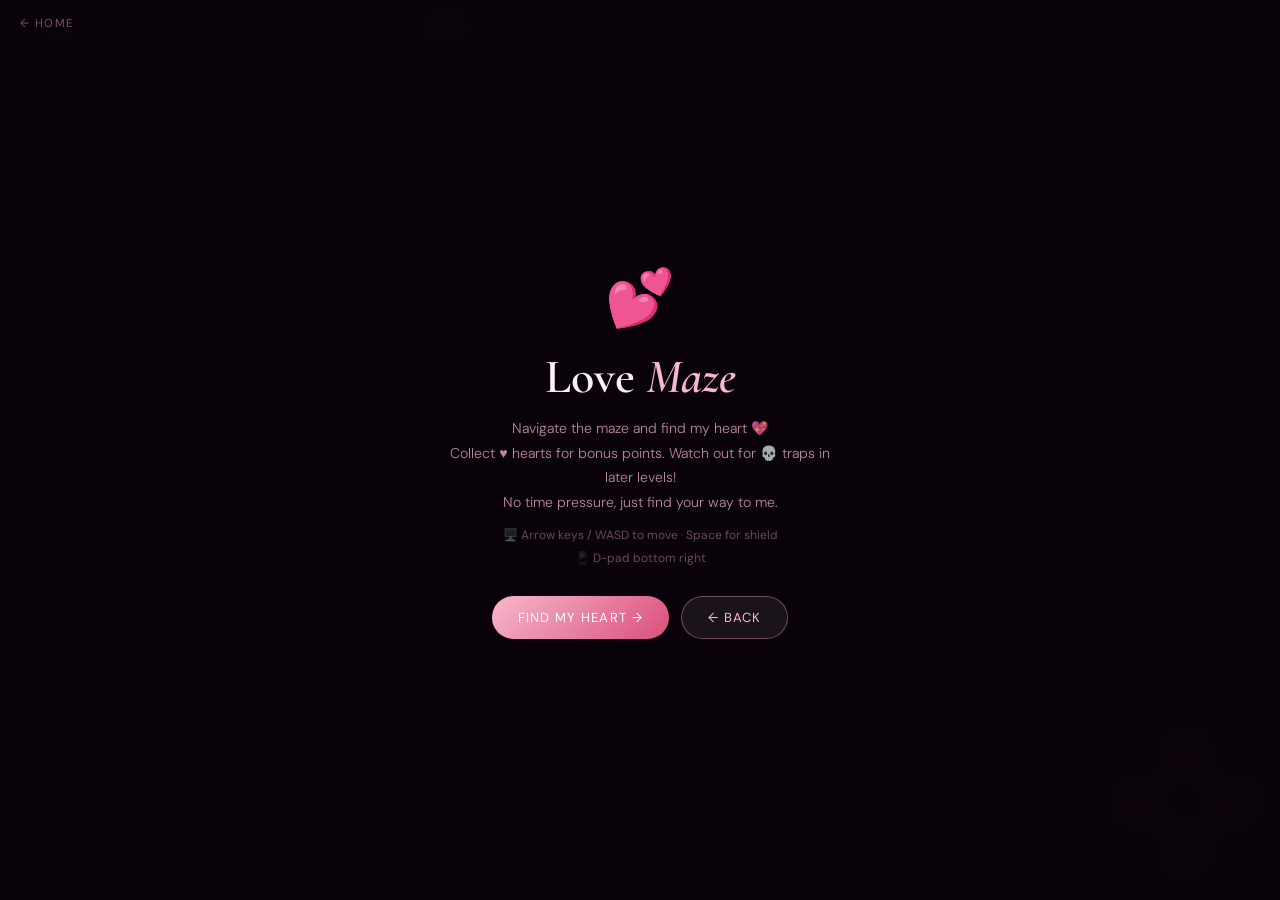
<file: love-maze.html>
<!DOCTYPE html>
<html lang="en">
<head>
  <meta charset="UTF-8"/>
  <meta name="viewport" content="width=device-width, initial-scale=1.0"/>
  <title>Love Maze 💕</title>
  <link href="https://fonts.googleapis.com/css2?family=Cormorant+Garamond:ital,wght@0,400;0,600;1,400;1,600&family=DM+Sans:wght@300;400&display=swap" rel="stylesheet"/>
  <style>
    *,*::before,*::after{box-sizing:border-box;margin:0;padding:0;}
    :root{
      --rose:#d94f7a;--rose-lt:#f7b8cc;--blush:#fff0f5;--deep:#7b1d42;
    }
    body{
      font-family:'DM Sans',sans-serif;
      background:#110610;
      min-height:100vh;overflow:hidden;
      color:var(--deep);
    }

    canvas{display:block;position:fixed;inset:0;z-index:1;}

    /* HUD */
    .hud{
      position:fixed;top:0;left:0;right:0;z-index:10;
      display:flex;align-items:center;justify-content:space-between;
      padding:12px 24px;
      background:linear-gradient(to bottom,rgba(10,3,10,0.9),transparent);
      pointer-events:none;
    }
    .hud-block{text-align:center;min-width:70px;}
    .hud-val{font-family:'Cormorant Garamond',serif;font-size:1.5rem;font-weight:600;color:var(--rose-lt);line-height:1;}
    .hud-lbl{font-size:0.6rem;letter-spacing:0.25em;text-transform:uppercase;color:rgba(247,184,204,0.45);margin-top:2px;}

    /* level banner */
    #level-banner{
      position:fixed;top:50%;left:50%;transform:translate(-50%,-50%);z-index:50;
      text-align:center;pointer-events:none;
      opacity:0;
    }
    #level-banner.show{animation:bannerAnim 2.2s ease forwards;}
    @keyframes bannerAnim{
      0%{opacity:0;transform:translate(-50%,-50%) scale(0.7);}
      15%{opacity:1;transform:translate(-50%,-50%) scale(1.05);}
      70%{opacity:1;transform:translate(-50%,-50%) scale(1);}
      100%{opacity:0;transform:translate(-50%,-50%) scale(1);}
    }
    #banner-title{
      font-family:'Cormorant Garamond',serif;
      font-size:clamp(2rem,8vw,4rem);font-weight:600;font-style:italic;
      color:#fff0f5;text-shadow:0 0 30px rgba(217,79,122,0.8);
    }
    #banner-sub{font-size:0.85rem;letter-spacing:0.2em;text-transform:uppercase;color:var(--rose-lt);margin-top:8px;opacity:0.8;}

    /* D-pad */
    .dpad{
      position:fixed;bottom:24px;right:20px;z-index:10;
      display:grid;grid-template-columns:repeat(3,46px);grid-template-rows:repeat(3,46px);gap:4px;
    }
    .db{
      background:rgba(255,182,208,0.12);border:1.5px solid rgba(255,182,208,0.22);
      border-radius:10px;color:var(--rose-lt);font-size:1.1rem;
      display:flex;align-items:center;justify-content:center;
      cursor:pointer;user-select:none;-webkit-user-select:none;
      transition:background 0.1s;
    }
    .db:active,.db.pressed{background:rgba(255,182,208,0.3);}

    /* overlays */
    .overlay{
      position:fixed;inset:0;z-index:100;
      display:flex;flex-direction:column;align-items:center;justify-content:center;
      background:rgba(10,3,10,0.93);backdrop-filter:blur(14px);
      text-align:center;padding:32px;
    }
    .overlay.hidden{display:none;}
    .ov-emoji{font-size:3.5rem;margin-bottom:14px;}
    .ov-title{
      font-family:'Cormorant Garamond',serif;
      font-size:clamp(2rem,6vw,3rem);font-weight:600;color:#fff0f5;margin-bottom:10px;
    }
    .ov-title em{font-style:italic;color:var(--rose-lt);}
    .ov-sub{font-size:0.88rem;font-weight:300;color:rgba(247,184,204,0.75);max-width:380px;line-height:1.75;margin-bottom:10px;}
    .controls-hint{font-size:0.75rem;color:rgba(247,184,204,0.4);margin-bottom:26px;line-height:1.9;}

    /* level select dots */
    .level-dots{display:flex;gap:10px;justify-content:center;margin-bottom:28px;flex-wrap:wrap;}
    .ldot{
      width:36px;height:36px;border-radius:50%;
      border:2px solid rgba(247,184,204,0.25);
      display:flex;align-items:center;justify-content:center;
      font-family:'Cormorant Garamond',serif;font-size:0.9rem;font-weight:600;
      color:rgba(247,184,204,0.35);transition:all 0.3s;
    }
    .ldot.completed{border-color:var(--rose);color:var(--rose-lt);background:rgba(217,79,122,0.12);}
    .ldot.current{border-color:var(--rose-lt);color:#fff0f5;background:rgba(217,79,122,0.22);box-shadow:0 0 12px rgba(217,79,122,0.3);}

    .btn-row{display:flex;gap:12px;flex-wrap:wrap;justify-content:center;}
    .btn{
      padding:12px 26px;border-radius:999px;border:none;cursor:pointer;
      font-family:'DM Sans',sans-serif;font-size:0.82rem;letter-spacing:0.08em;
      text-transform:uppercase;text-decoration:none;display:inline-block;
      transition:transform 0.15s,box-shadow 0.15s;
    }
    .btn:hover{transform:translateY(-2px);}
    .btn-primary{background:linear-gradient(135deg,var(--rose-lt),var(--rose));color:white;}
    .btn-secondary{background:rgba(255,255,255,0.07);border:1.5px solid rgba(255,182,208,0.35);color:var(--rose-lt);}

    /* lives display */
    #lives-display{font-size:1.3rem;letter-spacing:3px;}

    .back{position:fixed;top:16px;left:20px;z-index:200;font-size:0.72rem;letter-spacing:0.12em;text-transform:uppercase;color:var(--rose-lt);text-decoration:none;opacity:0.45;transition:opacity 0.2s;}
    .back:hover{opacity:1;}

    /* ability bar */
    #ability-bar{
      position:fixed;bottom:24px;left:24px;z-index:10;
      display:none;
      flex-direction:column;gap:6px;
    }
    .ability{
      background:rgba(255,182,208,0.1);border:1.5px solid rgba(255,182,208,0.25);
      border-radius:10px;padding:6px 12px;
      font-size:0.7rem;letter-spacing:0.12em;text-transform:uppercase;
      color:rgba(247,184,204,0.6);
      display:flex;align-items:center;gap:8px;
    }
    .ability-key{
      background:rgba(255,182,208,0.15);border-radius:5px;
      padding:2px 6px;font-size:0.65rem;color:var(--rose-lt);
    }
  </style>
</head>
<body>
<canvas id="gc"></canvas>
<a href="index.html" class="back" id="back-lnk">← home</a>

<div class="hud">
  <div class="hud-block"><div class="hud-val" id="time-val">0:00</div><div class="hud-lbl">time</div></div>
  <div class="hud-block"><div class="hud-val" id="lives-display">♥♥♥</div><div class="hud-lbl">lives</div></div>
  <div class="hud-block"><div class="hud-val" id="hearts-val">0</div><div class="hud-lbl">hearts</div></div>
  <div class="hud-block"><div class="hud-val" id="level-val">1</div><div class="hud-lbl">level</div></div>
</div>

<div id="level-banner">
  <div id="banner-title"></div>
  <div id="banner-sub"></div>
</div>

<!-- D-pad -->
<div class="dpad" id="dpad">
  <div></div><div class="db" data-dir="up">↑</div><div></div>
  <div class="db" data-dir="left">←</div><div class="db" style="opacity:0.2;cursor:default"></div><div class="db" data-dir="right">→</div>
  <div></div><div class="db" data-dir="down">↓</div><div></div>
</div>

<div id="ability-bar">
  <div class="ability"><span class="ability-key">SPACE</span> Use shield ♥</div>
</div>

<!-- Start -->
<div class="overlay" id="ov-start">
  <div class="ov-emoji">💕</div>
  <h1 class="ov-title">Love <em>Maze</em></h1>
  <p class="ov-sub">Navigate the maze and find my heart 💖<br/>Collect ♥ hearts for bonus points. Watch out for 💀 traps in later levels!<br/>No time pressure, just find your way to me.</p>
  <p class="controls-hint">
    🖥️ Arrow keys / WASD to move · Space for shield<br/>
    📱 D-pad bottom right
  </p>
  <div class="btn-row">
    <button class="btn btn-primary" onclick="startGame()">Find my heart →</button>
    <a href="index.html" class="btn btn-secondary">← Back</a>
  </div>
</div>

<!-- Win level -->
<div class="overlay hidden" id="ov-win">
  <div class="ov-emoji">💖</div>
  <h1 class="ov-title">You <em>found</em> me!</h1>
  <p class="ov-sub" id="win-sub"></p>
  <div class="level-dots" id="win-dots"></div>
  <div class="btn-row">
    <button class="btn btn-primary" id="next-btn" onclick="nextLevel()">Next level →</button>
    <a href="index.html" class="btn btn-secondary">← Home</a>
  </div>
</div>

<!-- Game over (lost all lives) -->
<div class="overlay hidden" id="ov-dead">
  <div class="ov-emoji">💔</div>
  <h1 class="ov-title"><em>Ouch!</em></h1>
  <p class="ov-sub" id="dead-sub"></p>
  <div class="btn-row">
    <button class="btn btn-primary" onclick="retryLevel()">Try again ♡</button>
    <a href="index.html" class="btn btn-secondary">← Home</a>
  </div>
</div>

<!-- All done -->
<div class="overlay hidden" id="ov-done">
  <div class="ov-emoji">👑</div>
  <h1 class="ov-title">All <em>6 Levels</em> Complete!</h1>
  <p class="ov-sub" id="done-sub"></p>
  <div class="btn-row">
    <button class="btn btn-primary" onclick="startGame()">Play again ♡</button>
    <a href="index.html" class="btn btn-secondary">← Home</a>
  </div>
</div>

<script>
/* ═══════════════════════════
   MAZE GENERATOR
═══════════════════════════ */
function generateMaze(cols,rows){
  const cells=Array.from({length:rows},(_,r)=>
    Array.from({length:cols},(_,c)=>({r,c,visited:false,walls:{N:true,E:true,S:true,W:true}}))
  );
  const stack=[];let cur=cells[0][0];cur.visited=true;
  let visited=1,total=cols*rows;
  while(visited<total){
    const nbrs=[];const{r,c}=cur;
    if(r>0      && !cells[r-1][c].visited) nbrs.push({cell:cells[r-1][c],dir:'N'});
    if(c<cols-1 && !cells[r][c+1].visited) nbrs.push({cell:cells[r][c+1],dir:'E'});
    if(r<rows-1 && !cells[r+1][c].visited) nbrs.push({cell:cells[r+1][c],dir:'S'});
    if(c>0      && !cells[r][c-1].visited) nbrs.push({cell:cells[r][c-1],dir:'W'});
    if(nbrs.length){
      const{cell:next,dir}=nbrs[Math.floor(Math.random()*nbrs.length)];
      const opp={N:'S',S:'N',E:'W',W:'E'};
      cur.walls[dir]=false;next.walls[opp[dir]]=false;
      next.visited=true;stack.push(cur);cur=next;visited++;
    } else if(stack.length){cur=stack.pop();}
  }
  return cells;
}

/* ═══════════════════════════
   LEVEL DEFINITIONS
═══════════════════════════ */
const LEVELS = [
  {
    cols:7, rows:7, hearts:3, traps:0, lives:3, fogRadius:0,
    title:'Lost in Love', subtitle:'Level 1 · Find your way',
    desc:'A gentle maze to warm up. Just find the heart 💖',
    wallColor:'#8b3a5a', wallGlow:'rgba(217,79,122,0.4)', floorA:'#1a0a14', floorB:'#1e0c18'
  },
  {
    cols:9, rows:9, hearts:5, traps:0, lives:3, fogRadius:0,
    title:'Heart Labyrinth', subtitle:'Level 2 · Getting bigger',
    desc:'The maze grows. Collect hearts along the way 💕',
    wallColor:'#a03a68', wallGlow:'rgba(200,70,120,0.45)', floorA:'#180a18', floorB:'#1c0c1c'
  },
  {
    cols:11, rows:11, hearts:6, traps:3, lives:3, fogRadius:0,
    title:'Thorns & Roses', subtitle:'Level 3 · Watch your step',
    desc:'💀 traps have appeared! Avoid the skulls or lose a life.',
    wallColor:'#b03a78', wallGlow:'rgba(190,60,130,0.5)', floorA:'#150a1a', floorB:'#190c1e'
  },
  {
    cols:13, rows:11, hearts:7, traps:5, lives:3, fogRadius:0,
    title:'Maze of Devotion', subtitle:'Level 4 · It\'s a big one',
    desc:'More traps, trickier paths. But I\'m at the end waiting 💖',
    wallColor:'#c03a88', wallGlow:'rgba(180,50,140,0.55)', floorA:'#120810', floorB:'#160a15'
  },
  {
    cols:13, rows:13, hearts:8, traps:7, lives:3, fogRadius:160,
    title:'Fog of Love', subtitle:'Level 5 · Can you find me in the dark?',
    desc:'The fog has rolled in — you can only see a short distance around you 🌫️',
    wallColor:'#c84a8a', wallGlow:'rgba(200,74,138,0.55)', floorA:'#100810', floorB:'#140a14'
  },
  {
    cols:15, rows:15, hearts:10, traps:10, lives:2, fogRadius:140,
    title:'The Final Heart', subtitle:'Level 6 · The ultimate maze',
    desc:'Fog, traps, huge maze — only 2 lives. Reach me if you dare 💕👑',
    wallColor:'#d94f7a', wallGlow:'rgba(217,79,122,0.7)', floorA:'#0e060e', floorB:'#120810'
  }
];

/* ═══════════════════════════
   CANVAS & STATE
═══════════════════════════ */
const canvas=document.getElementById('gc');
const ctx=canvas.getContext('2d');
let W,H;
function resize(){W=canvas.width=window.innerWidth;H=canvas.height=window.innerHeight;}
resize();addEventListener('resize',()=>{resize();if(running)renderFrame();});

let maze,COLS,ROWS,CELL,offsetX,offsetY;
let player={r:0,c:0};
let goal={r:0,c:0};
let heartCells=[];
let trapCells=[];
let collectedHearts=0,totalHearts=0;
let lives=3,maxLives=3;
let startTime=0,elapsed=0,timerInt;
let level=0;
let running=false,won=false;
let particles=[],trailPoints=[];
let raf;
let shieldActive=false,shieldCells=0; // collect hearts = earn shields
let animT=0;
let invincible=false,invTimer;
let levelHearts=0; // hearts collected this level

/* ═══════════════════════════
   INPUT
═══════════════════════════ */
const keys={};
addEventListener('keydown',e=>{
  keys[e.key]=true;
  if(['ArrowUp','ArrowDown','ArrowLeft','ArrowRight','w','a','s','d',' '].includes(e.key))e.preventDefault();
  if(e.key===' ')activateShield();
});
addEventListener('keyup',e=>keys[e.key]=false);

document.querySelectorAll('.db[data-dir]').forEach(btn=>{
  const dir=btn.dataset.dir;
  btn.addEventListener('mousedown',()=>{if(running&&!won)move(dir);});
  btn.addEventListener('touchstart',e=>{e.preventDefault();if(running&&!won)move(dir);},{passive:false});
});

let moveInterval;
function handleKeys(){
  if(!running||won)return;
  if(keys['ArrowUp']   ||keys['w'])move('up');
  if(keys['ArrowDown'] ||keys['s'])move('down');
  if(keys['ArrowLeft'] ||keys['a'])move('left');
  if(keys['ArrowRight']||keys['d'])move('right');
}

/* ═══════════════════════════
   GAME FLOW
═══════════════════════════ */
function startGame(){
  level=0;collectedHearts=0;
  hideAll();
  document.getElementById('back-lnk').style.display='none';
  loadLevel();
}

function loadLevel(){
  hideAll();
  const cfg=LEVELS[level];
  COLS=cfg.cols;ROWS=cfg.rows;
  lives=cfg.lives;maxLives=cfg.lives;
  maze=generateMaze(COLS,ROWS);
  player={r:0,c:0};
  goal={r:ROWS-1,c:COLS-1};
  trailPoints=[];particles=[];
  shieldActive=false;shieldCells=0;
  invincible=false;levelHearts=0;
  updateCell();

  // place hearts
  heartCells=[];trapCells=[];
  const pool=shufflePool(cfg);
  for(let i=0;i<cfg.hearts&&i<pool.length;i++) heartCells.push({...pool[i],collected:false});
  for(let i=cfg.hearts;i<cfg.hearts+cfg.traps&&i<pool.length;i++) trapCells.push({...pool[i],triggered:false});
  totalHearts=cfg.hearts;

  document.getElementById('level-val').textContent=level+1;
  document.getElementById('hearts-val').textContent=collectedHearts;
  updateLivesDisplay();

  // show ability bar in later levels
  document.getElementById('ability-bar').style.display=level>=2?'flex':'none';

  // show level banner
  showBanner(cfg.title, cfg.subtitle);

  startTime=Date.now();
  clearInterval(timerInt);
  timerInt=setInterval(()=>{
    elapsed=Math.floor((Date.now()-startTime)/1000);
    const m=Math.floor(elapsed/60),s=elapsed%60;
    document.getElementById('time-val').textContent=m+':'+(s<10?'0':'')+s;
  },500);

  running=true;won=false;
  cancelAnimationFrame(raf);
  loop();
  clearInterval(moveInterval);
  moveInterval=setInterval(handleKeys,115);
}

function shufflePool(cfg){
  const pool=[];
  for(let r=0;r<ROWS;r++)for(let c=0;c<COLS;c++){
    if(!(r===0&&c===0)&&!(r===ROWS-1&&c===COLS-1))pool.push({r,c});
  }
  for(let i=pool.length-1;i>0;i--){const j=Math.floor(Math.random()*(i+1));[pool[i],pool[j]]=[pool[j],pool[i]];}
  return pool;
}

function showBanner(title,sub){
  const el=document.getElementById('level-banner');
  document.getElementById('banner-title').textContent=title;
  document.getElementById('banner-sub').textContent=sub;
  el.classList.remove('show');
  void el.offsetWidth;
  el.classList.add('show');
}

function hideAll(){
  ['ov-start','ov-win','ov-dead','ov-done'].forEach(id=>document.getElementById(id).classList.add('hidden'));
}

function updateLivesDisplay(){
  const el=document.getElementById('lives-display');
  el.textContent='♥'.repeat(lives)+'♡'.repeat(Math.max(0,maxLives-lives));
}

function updateCell(){
  const cfg=LEVELS[level];
  CELL=Math.min(Math.floor((W-40)/COLS),Math.floor((H-100)/ROWS));
  offsetX=Math.floor((W-COLS*CELL)/2);
  offsetY=Math.floor((H-ROWS*CELL)/2)+6;
}

/* ═══════════════════════════
   MOVEMENT
═══════════════════════════ */
function move(dir){
  const{r,c}=player;
  const w=maze[r][c].walls;
  let nr=r,nc=c;
  if(dir==='up'    &&!w.N)nr--;
  if(dir==='down'  &&!w.S)nr++;
  if(dir==='left'  &&!w.W)nc--;
  if(dir==='right' &&!w.E)nc++;
  if(nr===r&&nc===c)return;
  player={r:nr,c:nc};

  // trail
  trailPoints.push({r:nr,c:nc,age:0});
  if(trailPoints.length>16)trailPoints.shift();

  // heart?
  const h=heartCells.find(h=>h.r===nr&&h.c===nc&&!h.collected);
  if(h){
    h.collected=true;
    collectedHearts++;levelHearts++;
    shieldCells++;
    document.getElementById('hearts-val').textContent=collectedHearts;
    spawnCellParticles(nr,nc,'heart');
  }

  // trap?
  if(!invincible){
    const t=trapCells.find(t=>t.r===nr&&t.c===nc&&!t.triggered);
    if(t){
      if(shieldActive){
        shieldActive=false;
        spawnCellParticles(nr,nc,'shield');
      } else {
        t.triggered=true;
        lives=Math.max(0,lives-1);
        updateLivesDisplay();
        spawnCellParticles(nr,nc,'trap');
        // brief invincibility
        invincible=true;
        clearTimeout(invTimer);
        invTimer=setTimeout(()=>invincible=false,1200);
        if(lives<=0){loseGame();return;}
      }
    }
  }

  // goal?
  if(nr===goal.r&&nc===goal.c) winLevel();
}

function activateShield(){
  if(shieldCells>=2&&!shieldActive){
    shieldCells-=2;
    shieldActive=true;
    setTimeout(()=>shieldActive=false,8000);
  }
}

/* ═══════════════════════════
   WIN / LOSE
═══════════════════════════ */
function winLevel(){
  won=true;running=false;
  clearInterval(timerInt);clearInterval(moveInterval);
  spawnCellParticles(goal.r,goal.c,'win');
  for(let i=1;i<8;i++)setTimeout(()=>spawnCellParticles(goal.r,goal.c,'win'),i*150);

  const m=Math.floor(elapsed/60),s=elapsed%60;
  const tStr=m>0?m+'m '+s+'s':s+'s';

  // build dots
  buildDots('win-dots');

  if(level<LEVELS.length-1){
    document.getElementById('ov-win').classList.remove('hidden');
    document.getElementById('win-sub').textContent=
      `Level ${level+1} done in ${tStr}! You collected ${levelHearts} hearts 💕 — ${LEVELS[level+1].desc}`;
    document.getElementById('next-btn').textContent='Level '+(level+2)+' →';
  } else {
    document.getElementById('ov-done').classList.remove('hidden');
    document.getElementById('done-sub').textContent=
      `All 6 levels conquered! Total hearts: ${collectedHearts}. You always find your way to me 💖`;
    document.getElementById('back-lnk').style.display='';
  }
}

function loseGame(){
  running=false;won=false;
  clearInterval(timerInt);clearInterval(moveInterval);
  document.getElementById('ov-dead').classList.remove('hidden');
  document.getElementById('dead-sub').textContent=
    `A trap got you on Level ${level+1}. You had ${collectedHearts} hearts. Try this level again! 💔`;
}

function retryLevel(){
  hideAll();
  loadLevel();
}

function nextLevel(){
  level++;
  hideAll();
  loadLevel();
}

function buildDots(elId){
  const el=document.getElementById(elId);
  el.innerHTML='';
  LEVELS.forEach((_,i)=>{
    const d=document.createElement('div');
    d.className='ldot'+(i<level?' completed':i===level?' current':'');
    d.textContent=i+1;
    el.appendChild(d);
  });
}

/* ═══════════════════════════
   PARTICLES
═══════════════════════════ */
function spawnCellParticles(r,c,type){
  const cx=offsetX+c*CELL+CELL/2,cy=offsetY+r*CELL+CELL/2;
  const map={
    heart:{chars:['💕','✨','💖','🌸','💗'],n:16,sp:5,g:0.08},
    trap: {chars:['💀','⚡','😱','✨'],n:14,sp:4,g:0.12},
    shield:{chars:['🛡️','💕','✨','💫'],n:12,sp:4.5,g:0.08},
    win:  {chars:['💖','✨','🌸','💕','🎉','💗'],n:20,sp:6,g:0.07},
  };
  const m=map[type]||map.heart;
  for(let i=0;i<m.n;i++){
    const a=Math.random()*Math.PI*2,sp=m.sp*0.6+Math.random()*m.sp;
    particles.push({
      x:cx,y:cy,vx:Math.cos(a)*sp,vy:Math.sin(a)*sp-2,
      life:1,decay:0.018+Math.random()*0.016,
      sz:14+Math.random()*12,
      ch:m.chars[Math.floor(Math.random()*m.chars.length)],
      g:m.g
    });
  }
}

/* ═══════════════════════════
   RENDER
═══════════════════════════ */
function loop(){
  animT+=0.025;
  renderFrame();
  if(running||particles.length>0) raf=requestAnimationFrame(loop);
}

function renderFrame(){
  ctx.clearRect(0,0,W,H);
  if(!maze)return;

  updateCell();
  const cfg=LEVELS[level];

  // fog mask setup
  let fogMask=null;
  if(cfg.fogRadius>0){
    fogMask=ctx.createRadialGradient(
      offsetX+player.c*CELL+CELL/2, offsetY+player.r*CELL+CELL/2, cfg.fogRadius*0.3,
      offsetX+player.c*CELL+CELL/2, offsetY+player.r*CELL+CELL/2, cfg.fogRadius
    );
    fogMask.addColorStop(0,'rgba(0,0,0,0)');
    fogMask.addColorStop(1,'rgba(0,0,0,1)');
  }

  // ── Floor & walls ──
  for(let r=0;r<ROWS;r++){
    for(let c=0;c<COLS;c++){
      const x=offsetX+c*CELL,y=offsetY+r*CELL;
      ctx.fillStyle=(r+c)%2===0?cfg.floorA:cfg.floorB;
      ctx.fillRect(x,y,CELL,CELL);
    }
  }

  ctx.save();
  ctx.strokeStyle=cfg.wallColor;
  ctx.lineWidth=Math.max(2,CELL*0.1);
  ctx.lineCap='round';
  ctx.shadowColor=cfg.wallGlow;
  ctx.shadowBlur=5;
  for(let r=0;r<ROWS;r++){
    for(let c=0;c<COLS;c++){
      const x=offsetX+c*CELL,y=offsetY+r*CELL;
      const w=maze[r][c].walls;
      ctx.beginPath();
      if(w.N){ctx.moveTo(x,y);ctx.lineTo(x+CELL,y);}
      if(w.E){ctx.moveTo(x+CELL,y);ctx.lineTo(x+CELL,y+CELL);}
      if(w.S){ctx.moveTo(x,y+CELL);ctx.lineTo(x+CELL,y+CELL);}
      if(w.W){ctx.moveTo(x,y);ctx.lineTo(x,y+CELL);}
      ctx.stroke();
    }
  }
  // outer border
  ctx.strokeStyle='#d94f7a';
  ctx.lineWidth=Math.max(3,CELL*0.14);
  ctx.shadowColor='rgba(217,79,122,0.6)';ctx.shadowBlur=14;
  ctx.strokeRect(offsetX,offsetY,COLS*CELL,ROWS*CELL);
  ctx.restore();

  // ── Trail ──
  trailPoints.forEach((t,i)=>{
    const alpha=(i+1)/trailPoints.length*0.18;
    const px2=offsetX+t.c*CELL+CELL/2,py2=offsetY+t.r*CELL+CELL/2;
    ctx.save();ctx.globalAlpha=alpha;ctx.fillStyle='#f7b8cc';
    ctx.beginPath();ctx.arc(px2,py2,CELL*0.2,0,Math.PI*2);ctx.fill();ctx.restore();
  });

  // ── Hearts ──
  heartCells.forEach(h=>{
    if(h.collected)return;
    const px2=offsetX+h.c*CELL+CELL/2,py2=offsetY+h.r*CELL+CELL/2;
    const pulse=0.85+0.15*Math.sin(animT*2.2+h.r*0.8+h.c*0.6);
    ctx.save();
    ctx.font=(CELL*0.52*pulse)+'px serif';
    ctx.textAlign='center';ctx.textBaseline='middle';
    ctx.shadowColor='rgba(247,184,204,0.7)';ctx.shadowBlur=10;
    ctx.fillText('♥',px2,py2);ctx.restore();
  });

  // ── Traps ──
  trapCells.forEach(t=>{
    if(t.triggered)return;
    const px2=offsetX+t.c*CELL+CELL/2,py2=offsetY+t.r*CELL+CELL/2;
    const pulse=0.8+0.2*Math.sin(animT*3+t.r+t.c);
    ctx.save();
    ctx.font=(CELL*0.48*pulse)+'px serif';
    ctx.textAlign='center';ctx.textBaseline='middle';
    ctx.shadowColor='rgba(255,60,60,0.6)';ctx.shadowBlur=8;
    ctx.globalAlpha=0.85;
    ctx.fillText('💀',px2,py2);ctx.restore();
  });

  // ── Goal ──
  const gpx=offsetX+goal.c*CELL+CELL/2,gpy=offsetY+goal.r*CELL+CELL/2;
  const gpulse=0.88+0.12*Math.sin(animT*1.6);
  ctx.save();
  const grd=ctx.createRadialGradient(gpx,gpy,0,gpx,gpy,CELL*0.85);
  grd.addColorStop(0,'rgba(217,79,122,0.28)');grd.addColorStop(1,'transparent');
  ctx.fillStyle=grd;ctx.beginPath();ctx.arc(gpx,gpy,CELL*0.85,0,Math.PI*2);ctx.fill();
  ctx.font=(CELL*0.68*gpulse)+'px serif';
  ctx.textAlign='center';ctx.textBaseline='middle';
  ctx.shadowColor='rgba(247,184,204,1)';ctx.shadowBlur=20;
  ctx.fillText('💖',gpx,gpy);ctx.restore();

  // ── Player ──
  const ppx=offsetX+player.c*CELL+CELL/2,ppy=offsetY+player.r*CELL+CELL/2;
  ctx.save();
  // shield aura
  if(shieldActive){
    const sa=0.2+0.1*Math.sin(animT*4);
    ctx.globalAlpha=sa;ctx.fillStyle='#f7b8cc';
    ctx.beginPath();ctx.arc(ppx,ppy,CELL*0.55,0,Math.PI*2);ctx.fill();
    ctx.globalAlpha=1;
  }
  // invincibility flicker
  if(invincible&&Math.floor(animT*20)%2===0){ctx.globalAlpha=0.4;}
  // glow
  const pgrd=ctx.createRadialGradient(ppx,ppy,0,ppx,ppy,CELL*0.5);
  pgrd.addColorStop(0,'rgba(247,184,204,0.3)');pgrd.addColorStop(1,'transparent');
  ctx.globalAlpha*=1;ctx.fillStyle=pgrd;
  ctx.beginPath();ctx.arc(ppx,ppy,CELL*0.5,0,Math.PI*2);ctx.fill();
  ctx.globalAlpha=invincible&&Math.floor(animT*20)%2===0?0.4:1;
  ctx.font=(CELL*0.6)+'px serif';
  ctx.textAlign='center';ctx.textBaseline='middle';
  ctx.shadowColor='rgba(247,184,204,0.9)';ctx.shadowBlur=14;
  ctx.fillText('🧡',ppx,ppy);ctx.restore();

  // ── Fog overlay ──
  if(fogMask){
    ctx.save();
    ctx.fillStyle=fogMask;
    ctx.fillRect(offsetX,offsetY,COLS*CELL,ROWS*CELL);
    // deeper fog outside
    ctx.fillStyle='rgba(8,3,10,0.88)';
    // clear the inner circle from fog rect using composite
    ctx.restore();
    // simpler: draw dark rect then punch hole
    ctx.save();
    ctx.fillStyle='rgba(8,3,10,0.92)';
    ctx.fillRect(offsetX,offsetY,COLS*CELL,ROWS*CELL);
    const pcx=offsetX+player.c*CELL+CELL/2,pcy=offsetY+player.r*CELL+CELL/2;
    const fgrd=ctx.createRadialGradient(pcx,pcy,cfg.fogRadius*0.25,pcx,pcy,cfg.fogRadius);
    fgrd.addColorStop(0,'rgba(8,3,10,0)');
    fgrd.addColorStop(0.7,'rgba(8,3,10,0)');
    fgrd.addColorStop(1,'rgba(8,3,10,0.92)');
    ctx.globalCompositeOperation='destination-out';
    ctx.fillStyle='rgba(0,0,0,1)';
    ctx.beginPath();ctx.arc(pcx,pcy,cfg.fogRadius,0,Math.PI*2);ctx.fill();
    ctx.restore();
    // re-draw fog edges
    ctx.save();
    ctx.fillStyle=fogMask;
    ctx.fillRect(offsetX,offsetY,COLS*CELL,ROWS*CELL);
    ctx.restore();
  }

  // ── Particles (above fog) ──
  particles=particles.filter(p=>p.life>0);
  particles.forEach(p=>{
    p.x+=p.vx;p.y+=p.vy;p.vy+=p.g;p.life-=p.decay;
    ctx.save();ctx.globalAlpha=Math.max(0,p.life);
    ctx.font=p.sz+'px serif';ctx.textAlign='center';
    ctx.fillText(p.ch,p.x,p.y);ctx.restore();
  });

  // ── Shield charge indicator ──
  if(shieldCells>0&&!shieldActive&&level>=2){
    ctx.save();
    ctx.font='0.65rem DM Sans,sans-serif';
    ctx.fillStyle='rgba(247,184,204,0.55)';
    ctx.textAlign='left';
    ctx.fillText('Shield: '+'♥'.repeat(shieldCells)+' / 2 needed', offsetX+4, offsetY-8);
    ctx.restore();
  }
}

// boot render
loop();
</script>
</body>
</html>
</file>
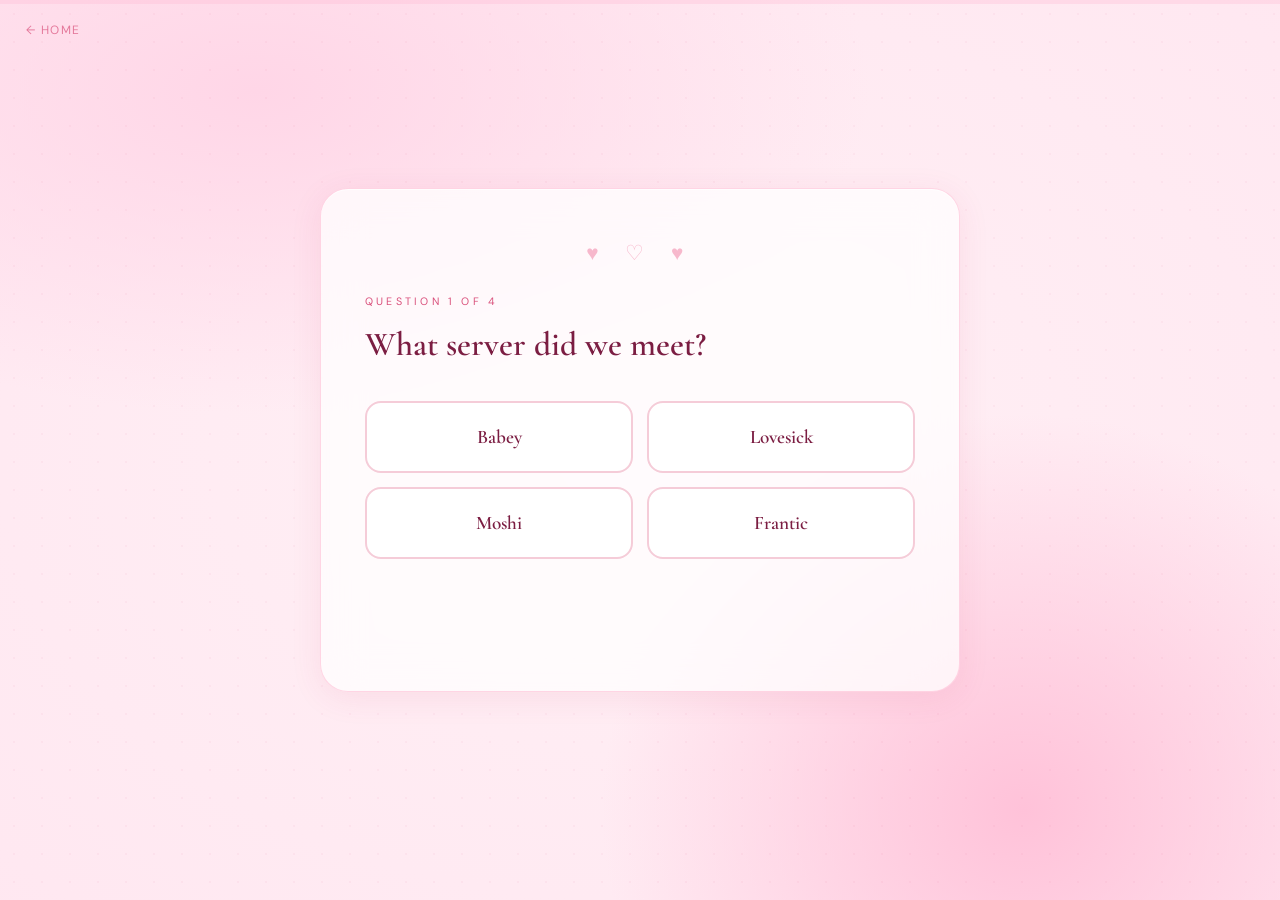
<file: love-quiz.html>
<!DOCTYPE html>
<html lang="en">
<head>
  <meta charset="UTF-8" />
  <meta name="viewport" content="width=device-width, initial-scale=1.0" />
  <title>Love Quiz 💌</title>
  <link href="https://fonts.googleapis.com/css2?family=Cormorant+Garamond:ital,wght@0,300;0,600;1,300;1,600&family=DM+Sans:wght@300;400&display=swap" rel="stylesheet" />
  <style>
    *, *::before, *::after { box-sizing: border-box; margin: 0; padding: 0; }

    :root {
      --rose:    #d94f7a;
      --rose-lt: #f7b8cc;
      --blush:   #fff0f5;
      --petal:   #ffe4ef;
      --deep:    #7b1d42;
      --text:    #4a1028;
      --card-bg: rgba(255,255,255,0.75);
    }

    body {
      min-height: 100vh;
      font-family: 'DM Sans', sans-serif;
      color: var(--text);
      overflow-x: hidden;
      background: var(--blush);
    }

    .bg {
      position: fixed; inset: 0; z-index: 0;
      background:
        radial-gradient(ellipse 80% 60% at 20% 10%,  #ffd6e7 0%, transparent 60%),
        radial-gradient(ellipse 60% 80% at 80% 90%,  #ffc2d9 0%, transparent 55%),
        radial-gradient(ellipse 100% 100% at 50% 50%, #fff0f5 0%, #ffe4ef 100%);
    }
    .bg::after {
      content: '';
      position: absolute; inset: 0;
      background-image: radial-gradient(circle, rgba(217,79,122,0.05) 1px, transparent 1px);
      background-size: 28px 28px;
    }

    #hcanvas, #pcanvas {
      position: fixed; inset: 0; pointer-events: none;
    }
    #hcanvas { z-index: 1; }
    #pcanvas { z-index: 999; }

    .back {
      position: fixed; top: 22px; left: 26px; z-index: 10;
      font-size: 0.75rem; letter-spacing: 0.12em; text-transform: uppercase;
      color: var(--rose); text-decoration: none; opacity: 0.7; transition: opacity 0.2s;
    }
    .back:hover { opacity: 1; }

    /* ── Progress bar strip ── */
    .progress-wrap {
      position: fixed; top: 0; left: 0; right: 0; height: 4px; z-index: 20;
      background: rgba(255,182,208,0.3);
    }
    .progress-fill {
      height: 100%;
      background: linear-gradient(90deg, var(--rose-lt), var(--rose));
      transition: width 0.6s cubic-bezier(0.16,1,0.3,1);
      width: 0%;
    }

    .page {
      position: relative; z-index: 2;
      min-height: 100vh;
      display: flex; flex-direction: column;
      align-items: center; justify-content: center;
      padding: 60px 24px 80px;
    }

    /* ── Card ── */
    .quiz-card {
      background: var(--card-bg);
      backdrop-filter: blur(20px);
      -webkit-backdrop-filter: blur(20px);
      border: 1.5px solid rgba(255,182,208,0.55);
      border-radius: 28px;
      padding: 50px 44px 46px;
      max-width: 640px;
      width: 100%;
      box-shadow: 0 6px 32px rgba(200,60,100,0.09), 0 1px 0 rgba(255,255,255,0.8) inset;
    }

    /* question screens */
    .q-screen {
      display: none;
      animation: riseIn 0.7s cubic-bezier(0.16,1,0.3,1) both;
    }
    .q-screen.active { display: block; }

    @keyframes riseIn {
      from { opacity: 0; transform: translateY(28px) scale(0.98); }
      to   { opacity: 1; transform: translateY(0) scale(1); }
    }

    .flourish {
      text-align: center; margin-bottom: 28px;
      font-size: 1.3rem; letter-spacing: 0.5em; color: var(--rose-lt);
    }

    .q-label {
      font-size: 0.67rem; letter-spacing: 0.3em; text-transform: uppercase;
      color: var(--rose); margin-bottom: 16px;
    }

    .q-text {
      font-family: 'Cormorant Garamond', serif;
      font-size: clamp(1.5rem, 3.8vw, 2.1rem);
      font-weight: 600; line-height: 1.25;
      color: var(--deep); margin-bottom: 36px;
    }

    /* ── Options ── */
    .options {
      display: grid;
      grid-template-columns: 1fr 1fr;
      gap: 14px;
    }
    .options.single-col { grid-template-columns: 1fr; }

    .opt {
      position: relative;
      background: white;
      border: 2px solid #f5ccd8;
      border-radius: 16px;
      padding: 20px 16px;
      text-align: center;
      cursor: pointer;
      font-family: 'Cormorant Garamond', serif;
      font-size: 1.2rem; font-weight: 600;
      color: var(--deep);
      transition: border-color 0.2s, transform 0.2s, box-shadow 0.2s;
      user-select: none;
      min-height: 72px;
      display: flex; align-items: center; justify-content: center;
    }
    .opt:hover:not(.locked) {
      border-color: var(--rose);
      transform: translateY(-3px);
      box-shadow: 0 10px 28px rgba(200,60,100,0.13);
    }
    .opt.locked { cursor: default; pointer-events: none; }

    .opt.correct {
      border-color: #e8638a !important;
      background: linear-gradient(135deg, #fff0f5, #ffdce9) !important;
      color: var(--deep) !important;
      animation: correctPulse 0.5s ease;
    }
    @keyframes correctPulse {
      0%   { transform: scale(1); }
      40%  { transform: scale(1.07); }
      70%  { transform: scale(0.97); }
      100% { transform: scale(1); }
    }

    .opt.wrong {
      border-color: #d0c0c5 !important;
      background: #faf6f7 !important;
      color: #c0a0aa !important;
      animation: wrongShake 0.45s ease;
    }
    @keyframes wrongShake {
      0%,100% { transform: translateX(0); }
      20% { transform: translateX(-7px); }
      40% { transform: translateX(7px); }
      60% { transform: translateX(-4px); }
      80% { transform: translateX(4px); }
    }

    .cross-overlay {
      position: absolute; inset: 0; border-radius: 14px;
      display: flex; align-items: center; justify-content: center;
      font-size: 3rem; font-weight: 700;
      color: rgba(160,50,80,0.45);
      pointer-events: none; z-index: 5;
      opacity: 0;
      animation: crossIn 0.4s 0.1s cubic-bezier(0.34,1.56,0.64,1) forwards;
    }
    @keyframes crossIn {
      from { opacity: 0; transform: scale(0.2) rotate(-25deg); }
      to   { opacity: 1; transform: scale(1) rotate(0deg); }
    }

    /* result block */
    .result {
      margin-top: 32px; text-align: center;
      opacity: 0; transform: translateY(10px);
      transition: opacity 0.5s 0.3s, transform 0.5s 0.3s;
    }
    .result.show { opacity: 1; transform: translateY(0); }

    .result-emoji { font-size: 2rem; margin-bottom: 8px; }
    .result-text {
      font-family: 'Cormorant Garamond', serif;
      font-size: 1.35rem; font-style: italic;
      color: var(--deep); margin-bottom: 6px;
    }
    .result-sub { font-size: 0.82rem; font-weight: 300; color: #a0506a; }

    /* sticky note style for the "I love you first" disclaimer */
    .sticky-note {
      margin-top: 20px;
      background: #fffde7;
      border: 1.5px solid #ffe082;
      border-radius: 10px;
      padding: 14px 18px;
      font-size: 0.82rem;
      color: #7a6000;
      font-style: italic;
      line-height: 1.6;
      transform: rotate(-0.8deg);
      box-shadow: 2px 3px 10px rgba(0,0,0,0.07);
      opacity: 0;
      transition: opacity 0.5s 0.6s, transform 0.5s 0.6s;
    }
    .sticky-note.show { opacity: 1; transform: rotate(-0.8deg) translateY(0); }

    /* OLIVE special: chaos styling per option */
    .opt.olive-a { font-family: 'Georgia', serif; font-size: 1.3rem; }
    .opt.olive-b { font-family: 'Impact', sans-serif; letter-spacing: 0.05em; font-size: 1.4rem; text-transform: uppercase; }
    .opt.olive-c { font-family: 'Courier New', monospace; font-size: 1rem; }
    .opt.olive-d { font-family: 'Comic Sans MS', cursive; font-size: 1.15rem; }

    /* Next button */
    .next-btn {
      margin-top: 28px;
      display: block;
      width: 100%;
      padding: 16px;
      background: linear-gradient(135deg, var(--rose-lt), var(--rose));
      color: white;
      border: none;
      border-radius: 16px;
      font-family: 'Cormorant Garamond', serif;
      font-size: 1.15rem;
      font-weight: 600;
      cursor: pointer;
      opacity: 0;
      transform: translateY(8px);
      transition: opacity 0.4s 0.6s, transform 0.4s 0.6s, box-shadow 0.2s;
      pointer-events: none;
    }
    .next-btn.show {
      opacity: 1; transform: translateY(0); pointer-events: all;
    }
    .next-btn:hover {
      box-shadow: 0 8px 24px rgba(200,60,100,0.28);
      transform: translateY(-2px);
    }

    /* ── Final score screen ── */
    #score-screen {
      display: none;
      text-align: center;
      animation: riseIn 0.8s cubic-bezier(0.16,1,0.3,1) both;
    }
    #score-screen.active { display: block; }

    .score-big {
      font-family: 'Cormorant Garamond', serif;
      font-size: clamp(3.5rem, 10vw, 6rem);
      font-weight: 600;
      color: var(--rose);
      line-height: 1;
      margin-bottom: 12px;
    }
    .score-label {
      font-size: 0.7rem; letter-spacing: 0.3em; text-transform: uppercase;
      color: var(--rose-lt); margin-bottom: 28px;
    }
    .score-msg {
      font-family: 'Cormorant Garamond', serif;
      font-size: 1.5rem; font-style: italic;
      color: var(--deep); margin-bottom: 10px;
    }
    .score-sub { font-size: 0.85rem; font-weight: 300; color: #a0506a; margin-bottom: 32px; }

    .play-again {
      display: inline-block;
      padding: 13px 32px;
      background: white;
      border: 2px solid var(--rose);
      border-radius: 999px;
      color: var(--rose);
      font-size: 0.85rem; letter-spacing: 0.1em; text-transform: uppercase;
      cursor: pointer; text-decoration: none;
      transition: background 0.2s, color 0.2s;
    }
    .play-again:hover { background: var(--rose); color: white; }

    @media (max-width: 480px) {
      .quiz-card { padding: 36px 22px 36px; }
      .options { grid-template-columns: 1fr; }
    }
  </style>
</head>
<body>

<div class="bg"></div>
<canvas id="hcanvas"></canvas>
<canvas id="pcanvas"></canvas>

<div class="progress-wrap"><div class="progress-fill" id="prog"></div></div>
<a href="index.html" class="back">← home</a>

<div class="page">
<div class="quiz-card">

  <!-- ══ Q1 ══ -->
  <div class="q-screen active" id="q1">
    <div class="flourish">♥ ♡ ♥</div>
    <p class="q-label">Question 1 of 4</p>
    <p class="q-text">What server did we meet?</p>
    <div class="options" id="q1-opts">
      <div class="opt" data-answer="Babey"    onclick="choose(this,'q1','Lovesick')">Babey</div>
      <div class="opt" data-answer="Lovesick" onclick="choose(this,'q1','Lovesick')">Lovesick</div>
      <div class="opt" data-answer="Moshi"    onclick="choose(this,'q1','Lovesick')">Moshi</div>
      <div class="opt" data-answer="Frantic"  onclick="choose(this,'q1','Lovesick')">Frantic</div>
    </div>
    <div class="result" id="q1-result">
      <div class="result-emoji" id="q1-emoji"></div>
      <div class="result-text"  id="q1-text"></div>
      <div class="result-sub"   id="q1-sub"></div>
    </div>
    <button class="next-btn" id="q1-next" onclick="nextQ('q1','q2',2)">Next question →</button>
  </div>

  <!-- ══ Q2 ══ -->
  <div class="q-screen" id="q2">
    <div class="flourish">♥ ♡ ♥</div>
    <p class="q-label">Question 2 of 4</p>
    <p class="q-text">What day did we start dating?</p>
    <div class="options" id="q2-opts">
      <div class="opt" data-answer="24th of July"   onclick="choose(this,'q2','24th of July')">24th of July</div>
      <div class="opt" data-answer="24th of June"   onclick="choose(this,'q2','24th of July')">24th of June</div>
      <div class="opt" data-answer="24th of August" onclick="choose(this,'q2','24th of July')">24th of August</div>
      <div class="opt" data-answer="23rd of July"   onclick="choose(this,'q2','24th of July')">23rd of July</div>
    </div>
    <div class="result" id="q2-result">
      <div class="result-emoji" id="q2-emoji"></div>
      <div class="result-text"  id="q2-text"></div>
      <div class="result-sub"   id="q2-sub"></div>
    </div>
    <button class="next-btn" id="q2-next" onclick="nextQ('q2','q3',3)">Next question →</button>
  </div>

  <!-- ══ Q3 ══ -->
  <div class="q-screen" id="q3">
    <div class="flourish">♥ ♡ ♥</div>
    <p class="q-label">Question 3 of 4</p>
    <p class="q-text">Who said "I love you" first?</p>
    <div class="options single-col" id="q3-opts">
      <div class="opt" data-answer="Mo"    onclick="choose(this,'q3','Naomi')">Mo</div>
      <div class="opt" data-answer="Naomi" onclick="choose(this,'q3','Naomi')">Naomi</div>
    </div>
    <div class="result" id="q3-result">
      <div class="result-emoji" id="q3-emoji"></div>
      <div class="result-text"  id="q3-text"></div>
      <div class="result-sub"   id="q3-sub"></div>
    </div>
    <div class="sticky-note" id="q3-sticky">
      📝 Ugh I know IT WAS ME but I couldn't find it so I guess I'll just give this one to you smh
    </div>
    <button class="next-btn" id="q3-next" onclick="nextQ('q3','q4',4)">Next question →</button>
  </div>

  <!-- ══ Q4 — OLIVES ══ -->
  <div class="q-screen" id="q4">
    <div class="flourish">♥ ♡ ♥</div>
    <p class="q-label">Question 4 of 4</p>
    <p class="q-text">What food do I hate the most?</p>
    <div class="options" id="q4-opts">
      <div class="opt olive-a" data-answer="Olives"  onclick="choose(this,'q4','__all__')">Olives</div>
      <div class="opt olive-b" data-answer="OLIVES"  onclick="choose(this,'q4','__all__')">OLIVES</div>
      <div class="opt olive-c" data-answer="OlIvEs"  onclick="choose(this,'q4','__all__')">OlIvEs</div>
      <div class="opt olive-d" data-answer="olives"  onclick="choose(this,'q4','__all__')">olives</div>
    </div>
    <div class="result" id="q4-result">
      <div class="result-emoji" id="q4-emoji"></div>
      <div class="result-text"  id="q4-text"></div>
      <div class="result-sub"   id="q4-sub"></div>
    </div>
    <button class="next-btn" id="q4-next" onclick="showScore()">See my score ♥</button>
  </div>

  <!-- ══ SCORE ══ -->
  <div id="score-screen">
    <div style="font-size:3rem;margin-bottom:16px">🏆</div>
    <div class="score-big" id="score-num">0/4</div>
    <div class="score-label">your final score</div>
    <div class="score-msg" id="score-msg"></div>
    <div class="score-sub"  id="score-sub"></div>
    <a href="love-quiz.html" class="play-again">Play again ♡</a>
  </div>

</div><!-- end quiz-card -->
</div><!-- end page -->

<script>
/* ── Background hearts ── */
const hc = document.getElementById('hcanvas');
const hx = hc.getContext('2d');
const rsH = () => { hc.width = innerWidth; hc.height = innerHeight; };
rsH(); addEventListener('resize', rsH);

const BH = Array.from({length:34}, () => ({
  x: Math.random()*innerWidth,
  y: Math.random()*innerHeight + innerHeight,
  s: 10+Math.random()*22, sp: 0.3+Math.random()*0.7,
  dr: (Math.random()-.5)*0.4, op: 0.06+Math.random()*0.14,
  c: `hsl(${336+Math.random()*20},82%,${64+Math.random()*20}%)`
}));
(function abg(){
  hx.clearRect(0,0,hc.width,hc.height);
  BH.forEach(h=>{
    h.y-=h.sp; h.x+=h.dr;
    if(h.y<-30){h.y=hc.height+30;h.x=Math.random()*hc.width;}
    hx.save(); hx.globalAlpha=h.op; hx.fillStyle=h.c;
    hx.font=h.s+'px serif'; hx.fillText('♥',h.x,h.y); hx.restore();
  });
  requestAnimationFrame(abg);
})();

/* ── Particles ── */
const pc = document.getElementById('pcanvas');
const px = pc.getContext('2d');
const rsP = ()=>{ pc.width=innerWidth; pc.height=innerHeight; };
rsP(); addEventListener('resize', rsP);

let parts = [];
const CC = ['♥','♡','💕','💖','✨','🌸','💗','💓','🎀'];
const WC = ['💔','😢','😞','😔','🥺','😿'];
const OC = ['🫒','🤢','🤮','😤','💀','🫒','NO','🫒'];

function burst(rect, type){
  const cx = rect.left+rect.width/2, cy = rect.top+rect.height/2;
  const chars = type==='olive' ? OC : type==='correct' ? CC : WC;
  const n = type==='correct'||type==='olive' ? 32 : 22;
  for(let i=0;i<n;i++){
    const a=(Math.PI*2/n)*i+(Math.random()-.5)*0.8;
    const sp=type==='correct'||type==='olive' ? 4+Math.random()*6 : 2+Math.random()*4;
    parts.push({
      x:cx, y:cy,
      vx:Math.cos(a)*sp,
      vy:Math.sin(a)*sp-(type==='correct'||type==='olive'?2.5:0.5),
      life:1, decay:0.015+Math.random()*0.018,
      sz:type==='correct'||type==='olive'?16+Math.random()*12:18+Math.random()*10,
      ch:chars[Math.floor(Math.random()*chars.length)],
      g:type==='correct'||type==='olive'?0.07:0.14
    });
  }
}
function waveBurst(rect,type){
  for(let w=0;w<4;w++){
    setTimeout(()=>{
      const ox=(Math.random()-.5)*rect.width*0.8;
      burst({left:rect.left+rect.width/2+ox-1,top:rect.top+rect.height*0.2,width:2,height:2},type);
    },w*130);
  }
}
(function ap(){
  px.clearRect(0,0,pc.width,pc.height);
  parts=parts.filter(p=>p.life>0);
  parts.forEach(p=>{
    p.x+=p.vx; p.y+=p.vy; p.vy+=p.g; p.life-=p.decay;
    px.save(); px.globalAlpha=Math.max(0,p.life);
    px.font=p.sz+'px serif'; px.fillText(p.ch,p.x,p.y); px.restore();
  });
  requestAnimationFrame(ap);
})();

/* ── Quiz state ── */
let score = 0;
const ANSWERED = {};

function choose(el, qId, correct){
  if(ANSWERED[qId]) return;
  ANSWERED[qId] = true;

  const opts = document.querySelectorAll(`#${qId}-opts .opt`);
  opts.forEach(o=>o.classList.add('locked'));

  const rect = el.getBoundingClientRect();
  const isAll = correct === '__all__';
  const isRight = isAll || el.dataset.answer === correct;

  if(isRight){
    score++;
    el.classList.add('correct');

    if(isAll){
      // ALL options are correct — light them all up one by one
      opts.forEach((o,i)=>{
        setTimeout(()=>{
          o.classList.add('correct');
          burst(o.getBoundingClientRect(),'olive');
        }, i*120);
      });
      waveBurst(rect,'olive');
    } else {
      burst(rect,'correct');
      waveBurst(rect,'correct');
    }
    showResult(qId, 'correct');
  } else {
    el.classList.add('wrong');
    const cross = document.createElement('div');
    cross.className = 'cross-overlay';
    cross.textContent = '✕';
    el.style.position='relative';
    el.appendChild(cross);
    burst(rect,'wrong');
    setTimeout(()=>{
      opts.forEach(o=>{
        if(o.dataset.answer===correct) o.classList.add('correct');
      });
    }, 700);
    showResult(qId, 'wrong');
  }

  // show sticky note for q3
  if(qId==='q3'){
    setTimeout(()=>{
      document.getElementById('q3-sticky').classList.add('show');
    }, 500);
  }

  // show next button
  setTimeout(()=>{
    document.getElementById(`${qId}-next`).classList.add('show');
  }, 400);

  // update progress bar
  updateProgress();
}

const Q_MESSAGES = {
  q1: {
    correct: { emoji:'💖', text:"Yes! That's where our story began.", sub:'Lovesick — the server that changed everything 🌸' },
    wrong:   { emoji:'🥺', text:'Not quite!', sub:"It was Lovesick — that's where we first found each other ♡" }
  },
  q2: {
    correct: { emoji:'🎉', text:'You remembered!! 24th of July 🥹', sub:'The day I became the luckiest person ever ♥' },
    wrong:   { emoji:'😔', text:'Aww, not that one!', sub:'It was the 24th of July — mark it in your heart ♡' }
  },
  q3: {
    correct: { emoji:'😤', text:'Okay fine. It was Naomi. Allegedly.', sub:'(I maintain I said it first but sure whatever)' },
    wrong:   { emoji:'🥺', text:'Wrong! It was Naomi!!', sub:'Come on, you know this one ♡' }
  },
  q4: {
    correct: { emoji:'🫒', text:'I. HATE. OLIVES.', sub:'Every single one of those answers was correct and equally disgusting.' },
    wrong:   { emoji:'🫒', text:'This shouldn\'t even be possible?', sub:'They were ALL olives 😭' }
  }
};

function showResult(qId, type){
  const m = Q_MESSAGES[qId][type];
  document.getElementById(`${qId}-emoji`).textContent = m.emoji;
  document.getElementById(`${qId}-text`).textContent  = m.text;
  document.getElementById(`${qId}-sub`).textContent   = m.sub;
  setTimeout(()=>document.getElementById(`${qId}-result`).classList.add('show'), 250);
}

function nextQ(fromId, toId, qNum){
  document.getElementById(fromId).classList.remove('active');
  document.getElementById(toId).classList.add('active');
  updateProgress(qNum);
}

function updateProgress(qNum){
  const n = qNum || Object.keys(ANSWERED).length;
  document.getElementById('prog').style.width = (n/4*100)+'%';
}

function showScore(){
  document.getElementById('q4').classList.remove('active');
  document.getElementById('score-screen').classList.add('active');
  document.getElementById('score-num').textContent = score+'/4';
  document.getElementById('prog').style.width = '100%';

  // massive heart explosion
  for(let i=0;i<6;i++){
    setTimeout(()=>{
      burst({
        left: innerWidth/2 - 40 + Math.random()*80,
        top:  innerHeight/2 - 60,
        width:80, height:40
      },'correct');
    }, i*150);
  }

  const msgs = [
    { min:4, emoji:'💯', msg:'Perfect score! You know us inside out.', sub:'I love you so much 💖' },
    { min:3, emoji:'🥰', msg:'Almost perfect! Pretty impressive tbh.', sub:'Close enough, I still love you ♥' },
    { min:2, emoji:'😅', msg:'Half marks… we need to talk lol.', sub:'Just kidding. I love you anyway ♡' },
    { min:0, emoji:'💀', msg:'Okay but did you even try?', sub:'I still love you but wow 😭' }
  ];
  const m = msgs.find(m=>score>=m.min);
  document.getElementById('score-msg').textContent = m.emoji+' '+m.msg;
  document.getElementById('score-sub').textContent = m.sub;
}
</script>
</body>
</html>
</file>
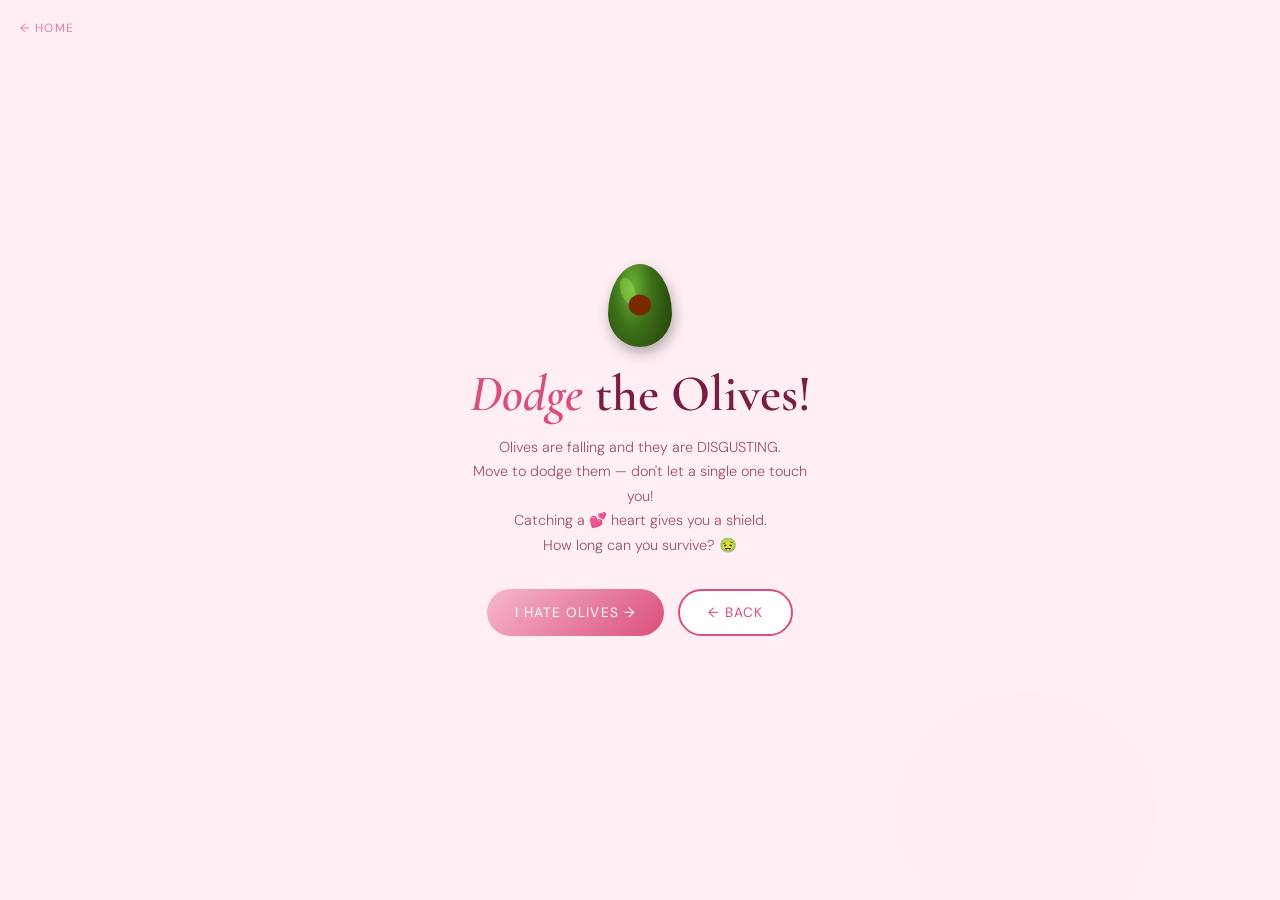
<file: olive-catcher.html>
<!DOCTYPE html>
<html lang="en">
<head>
  <meta charset="UTF-8"/>
  <meta name="viewport" content="width=device-width, initial-scale=1.0"/>
  <title>Olive Catcher 🫒</title>
  <link href="https://fonts.googleapis.com/css2?family=Cormorant+Garamond:ital,wght@0,400;0,600;1,400;1,600&family=DM+Sans:wght@300;400&display=swap" rel="stylesheet"/>
  <style>
    *,*::before,*::after{box-sizing:border-box;margin:0;padding:0;}
    :root{
      --rose:#d94f7a;--rose-lt:#f7b8cc;--blush:#fff0f5;--deep:#7b1d42;
      --olive:#6b8c3a;--olive-lt:#a8c068;--card:rgba(255,255,255,0.82);
    }
    body{
      font-family:'DM Sans',sans-serif;
      background:var(--blush);
      overflow:hidden;height:100vh;width:100vw;
      color:var(--deep);
    }
    .bg{
      position:fixed;inset:0;z-index:0;
      background:
        radial-gradient(ellipse 80% 60% at 20% 10%, #ffd6e7 0%,transparent 55%),
        radial-gradient(ellipse 60% 80% at 80% 90%, #ffc2d9 0%,transparent 50%),
        radial-gradient(ellipse 100% 100% at 50% 50%, #fff0f5 0%,#ffe4ef 100%);
    }
    .bg::after{
      content:'';position:absolute;inset:0;
      background-image:radial-gradient(circle,rgba(217,79,122,0.05) 1px,transparent 1px);
      background-size:24px 24px;
    }
    #cursor{
      position:fixed;pointer-events:none;z-index:1000;
      transform:translate(-50%,-50%);font-size:2.2rem;
      filter:drop-shadow(0 3px 6px rgba(200,60,100,0.3));
      display:none;
    }
    canvas{position:fixed;inset:0;z-index:2;pointer-events:none;cursor:none;}

    .hud{
      position:fixed;top:0;left:0;right:0;z-index:10;
      display:flex;align-items:center;justify-content:space-between;
      padding:16px 28px;
      background:linear-gradient(to bottom,rgba(255,240,245,0.95),transparent);
    }
    .hud-score{font-family:'Cormorant Garamond',serif;font-size:1.5rem;font-weight:600;color:var(--rose);}
    .hud-score span{font-size:0.7rem;letter-spacing:0.2em;text-transform:uppercase;display:block;color:var(--rose-lt);}
    .hud-lives{font-size:1.4rem;letter-spacing:4px;}
    .hud-timer{font-family:'Cormorant Garamond',serif;font-size:1.5rem;font-weight:600;color:var(--deep);text-align:right;}
    .hud-timer span{font-size:0.7rem;letter-spacing:0.2em;text-transform:uppercase;display:block;color:var(--rose-lt);}

    /* warning flash */
    #flash{
      position:fixed;inset:0;z-index:50;pointer-events:none;
      background:rgba(180,50,50,0.25);
      opacity:0;transition:opacity 0.15s;
    }

    .overlay{
      position:fixed;inset:0;z-index:100;
      display:flex;flex-direction:column;align-items:center;justify-content:center;
      background:rgba(255,240,245,0.94);backdrop-filter:blur(12px);
      text-align:center;padding:32px;
    }
    .overlay.hidden{display:none;}
    .ov-emoji{font-size:4rem;margin-bottom:16px;}
    .olive-big{
      display:inline-block;width:4rem;height:5.2rem;
      background:radial-gradient(ellipse 60% 100% at 38% 28%,#6db33a 0%,#3d7018 50%,#2a4e10 100%);
      border-radius:50% 50% 50% 50%/60% 60% 40% 40%;
      position:relative;box-shadow:2px 6px 14px rgba(0,0,0,0.3);
      margin-bottom:16px;
    }
    .olive-big::after{content:'';position:absolute;top:50%;left:50%;transform:translate(-50%,-50%);width:35%;height:25%;background:#7a2800;border-radius:50%;}
    .olive-big::before{content:'';position:absolute;top:16%;left:20%;width:22%;height:34%;background:rgba(160,230,80,0.42);border-radius:50%;transform:rotate(-20deg);}
    .ov-title{
      font-family:'Cormorant Garamond',serif;
      font-size:clamp(2rem,6vw,3.2rem);font-weight:600;color:var(--deep);margin-bottom:10px;
    }
    .ov-title em{font-style:italic;color:var(--rose);}
    .ov-sub{font-size:0.9rem;font-weight:300;color:#a0506a;max-width:360px;line-height:1.7;margin-bottom:32px;}

    .btn-row{display:flex;gap:14px;flex-wrap:wrap;justify-content:center;}
    .btn{
      padding:13px 28px;border-radius:999px;border:none;cursor:pointer;
      font-family:'DM Sans',sans-serif;font-size:0.85rem;letter-spacing:0.08em;
      text-transform:uppercase;text-decoration:none;display:inline-block;
      transition:transform 0.15s,box-shadow 0.15s;
    }
    .btn:hover{transform:translateY(-2px);box-shadow:0 8px 24px rgba(200,60,100,0.22);}
    .btn-primary{background:linear-gradient(135deg,var(--rose-lt),var(--rose));color:white;}
    .btn-secondary{background:white;border:2px solid var(--rose);color:var(--rose);}

    #quip{
      position:fixed;top:72px;left:50%;transform:translateX(-50%);
      font-family:'Cormorant Garamond',serif;font-size:1.15rem;font-style:italic;
      color:var(--rose);z-index:20;pointer-events:none;
      opacity:0;transition:opacity 0.2s;white-space:nowrap;
    }

    .back{position:fixed;top:20px;left:20px;z-index:200;font-size:0.75rem;letter-spacing:0.12em;text-transform:uppercase;color:var(--rose);text-decoration:none;opacity:0.7;transition:opacity 0.2s;}
    .back:hover{opacity:1;}
  </style>
</head>
<body>
<div class="bg"></div>
<div id="cursor">🙅‍♀️</div>
<div id="flash"></div>
<canvas id="gc"></canvas>
<a href="index.html" class="back" id="back-lnk">← home</a>

<div class="hud">
  <div class="hud-score"><span>survived</span><span id="score-val">0s</span></div>
  <div class="hud-lives" id="lives-val">♥ ♥ ♥</div>
  <div class="hud-score" style="text-align:right"><span>dodged</span><span id="dodge-val">0</span></div>
</div>
<div id="quip"></div>

<!-- Start -->
<div class="overlay" id="ov-start">
  <div class="olive-big"></div>
  <h1 class="ov-title"><em>Dodge</em> the Olives!</h1>
  <p class="ov-sub">
    Olives are falling and they are DISGUSTING.<br/>
    Move to dodge them — don't let a single one touch you!<br/>
    Catching a 💕 heart gives you a shield.<br/>
    How long can you survive? 🤢
  </p>
  <div class="btn-row">
    <button class="btn btn-primary" onclick="startGame()">I HATE OLIVES →</button>
    <a href="index.html" class="btn btn-secondary">← Back</a>
  </div>
</div>

<!-- End -->
<div class="overlay hidden" id="ov-end">
  <div class="ov-emoji" id="end-emoji">🥲</div>
  <h1 class="ov-title" id="end-title">Game Over</h1>
  <p class="ov-sub" id="end-sub"></p>
  <div class="btn-row">
    <button class="btn btn-primary" onclick="startGame()">Try again →</button>
    <a href="index.html" class="btn btn-secondary">← Home</a>
  </div>
</div>

<script>
const QUIPS = [
  "EW get away!!","DISGUSTING 🤢","NOT THE OLIVES","I said NO!!",
  "THEY'RE EVERYWHERE","Why are there so many??","GROSS GROSS GROSS",
  "I would literally die","Naomi.exe has crashed","OLIVES = BANNED"
];

const canvas=document.getElementById('gc');
const ctx=canvas.getContext('2d');
let W,H;
function resize(){W=canvas.width=window.innerWidth;H=canvas.height=window.innerHeight;}
resize();addEventListener('resize',resize);

const cursorEl=document.getElementById('cursor');
let mx=W/2,my=H/2;
document.addEventListener('mousemove',e=>{mx=e.clientX;my=e.clientY;});
document.addEventListener('touchmove',e=>{e.preventDefault();mx=e.touches[0].clientX;my=e.touches[0].clientY;},{passive:false});

let olives=[],hearts=[],particles=[],lives=3,survived=0,dodged=0;
let raf,timerInt,running=false,shield=false,shieldTimer;

function startGame(){
  document.getElementById('ov-start').classList.add('hidden');
  document.getElementById('ov-end').classList.add('hidden');
  document.getElementById('back-lnk').style.display='none';
  document.getElementById('cursor').style.display='block';
  document.body.style.cursor='none';
  olives=[];hearts=[];particles=[];
  lives=3;survived=0;dodged=0;shield=false;
  mx=W/2;my=H/2;
  updateHUD();
  running=true;
  clearInterval(timerInt);
  timerInt=setInterval(()=>{
    survived++;
    document.getElementById('score-val').textContent=survived+'s';
  },1000);
  cancelAnimationFrame(raf);
  loop();
  spawnOlives();
  spawnHearts();
}

let oliveT,heartT;
function spawnOlives(){
  if(!running)return;
  const count=1+Math.floor(survived/8);
  for(let i=0;i<count;i++){
    setTimeout(()=>{
      if(!running)return;
      olives.push({
        x:60+Math.random()*(W-120),y:-30,
        vx:(Math.random()-.5)*2,
        vy:2+Math.random()*3+survived*0.04,
        size:22+Math.random()*16,
        rot:Math.random()*Math.PI*2,
        rotSpd:(Math.random()-.5)*0.1,
        hit:false
      });
    },i*180);
  }
  oliveT=setTimeout(spawnOlives,Math.max(300,900-survived*10));
}
function spawnHearts(){
  if(!running)return;
  hearts.push({
    x:60+Math.random()*(W-120),y:-30,
    vy:1.5+Math.random()*1.5,
    size:26,wobble:Math.random()*Math.PI*2
  });
  heartT=setTimeout(spawnHearts,4000+Math.random()*3000);
}

function updateHUD(){
  document.getElementById('lives-val').textContent='♥'.repeat(lives)+'♡'.repeat(Math.max(0,3-lives));
  document.getElementById('dodge-val').textContent=dodged;
}

let quipTimer;
function showQuip(){
  const el=document.getElementById('quip');
  el.textContent=QUIPS[Math.floor(Math.random()*QUIPS.length)];
  el.style.opacity='1';
  clearTimeout(quipTimer);
  quipTimer=setTimeout(()=>el.style.opacity='0',1200);
}

function flash(){
  const f=document.getElementById('flash');
  f.style.opacity='1';
  setTimeout(()=>f.style.opacity='0',200);
}

function spawnParticles(x,y,type){
  const chars=type==='hit'?['🤢','💀','😱','☠️']:['💕','✨','🛡️','💖'];
  for(let i=0;i<10;i++){
    const a=Math.random()*Math.PI*2,sp=2+Math.random()*5;
    particles.push({x,y,vx:Math.cos(a)*sp,vy:Math.sin(a)*sp-2,
      life:1,decay:0.025+Math.random()*0.02,sz:18+Math.random()*10,
      ch:chars[Math.floor(Math.random()*chars.length)],g:0.1});
  }
}

const PLAYER_R=28;

function loop(){
  ctx.clearRect(0,0,W,H);
  cursorEl.style.left=mx+'px';cursorEl.style.top=my+'px';
  cursorEl.textContent=shield?'🛡️':'🙅‍♀️';

  // draw shield aura
  if(shield){
    ctx.save();
    ctx.globalAlpha=0.18+0.08*Math.sin(Date.now()*0.006);
    ctx.fillStyle='#f7b8cc';
    ctx.beginPath();ctx.arc(mx,my,PLAYER_R+18,0,Math.PI*2);ctx.fill();
    ctx.restore();
  }

  // olives
  olives.forEach(o=>{
    if(o.hit)return;
    o.y+=o.vy;o.x+=o.vx;o.rot+=o.rotSpd;
    // wall bounce
    if(o.x<30||o.x>W-30)o.vx*=-1;

    // hit check
    const dx=o.x-mx,dy=o.y-my,dist=Math.sqrt(dx*dx+dy*dy);
    if(dist<PLAYER_R+o.size/2){
      o.hit=true;
      spawnParticles(o.x,o.y,'hit');
      if(shield){
        shield=false;clearTimeout(shieldTimer);
        showQuip();
      } else {
        lives=Math.max(0,lives-1);
        updateHUD();flash();showQuip();
        if(lives<=0){endGame();return;}
      }
    }

    if(o.y>H+40){o.hit=true;dodged++;updateHUD();}

    ctx.save();
    ctx.translate(o.x,o.y);ctx.rotate(o.rot);
    // Draw olive as a proper shape (emoji unreliable on canvas)
    const r2=o.size/2;
    // olive body (dark green ellipse)
    ctx.beginPath();
    ctx.ellipse(0,0,r2*0.65,r2,0,0,Math.PI*2);
    ctx.fillStyle='#4a7a28';
    ctx.shadowColor='rgba(0,0,0,0.3)';
    ctx.shadowBlur=4;
    ctx.fill();
    // highlight
    ctx.beginPath();
    ctx.ellipse(-r2*0.18,-r2*0.25,r2*0.2,r2*0.35,0.3,0,Math.PI*2);
    ctx.fillStyle='rgba(120,200,60,0.45)';
    ctx.fill();
    // pit (red/brown center dot)
    ctx.beginPath();
    ctx.arc(0,0,r2*0.22,0,Math.PI*2);
    ctx.fillStyle='#8b3a1a';
    ctx.shadowBlur=0;
    ctx.fill();
    ctx.restore();
  });
  olives=olives.filter(o=>!o.hit);

  // hearts
  hearts.forEach(h=>{
    h.y+=h.vy;h.wobble+=0.05;
    const hx2=h.x+Math.sin(h.wobble)*6;
    const dx=hx2-mx,dy=h.y-my,dist=Math.sqrt(dx*dx+dy*dy);
    if(dist<PLAYER_R+h.size/2){
      spawnParticles(hx2,h.y,'heart');
      shield=true;
      clearTimeout(shieldTimer);
      shieldTimer=setTimeout(()=>shield=false,5000);
      h.y=H+100;
    }
    if(h.y>H+40)return;
    ctx.save();ctx.font=h.size+'px serif';ctx.textAlign='center';
    // gentle glow
    ctx.shadowColor='#f7b8cc';ctx.shadowBlur=10;
    ctx.fillText('💕',hx2,h.y);ctx.restore();
  });
  hearts=hearts.filter(h=>h.y<=H+60);

  // particles
  particles=particles.filter(p=>p.life>0);
  particles.forEach(p=>{
    p.x+=p.vx;p.y+=p.vy;p.vy+=p.g;p.life-=p.decay;
    ctx.save();ctx.globalAlpha=Math.max(0,p.life);
    ctx.font=p.sz+'px serif';ctx.textAlign='center';
    ctx.fillText(p.ch,p.x,p.y);ctx.restore();
  });

  if(running)raf=requestAnimationFrame(loop);
}

function endGame(){
  running=false;
  clearInterval(timerInt);
  clearTimeout(oliveT);clearTimeout(heartT);
  cancelAnimationFrame(raf);
  document.getElementById('cursor').style.display='none';
  document.body.style.cursor='';

  const ov=document.getElementById('ov-end');
  ov.classList.remove('hidden');
  document.getElementById('back-lnk').style.display='';

  let emoji,title,sub;
  if(survived>=60){emoji='🏆';title='OLIVE <em>Destroyer!</em>';sub=`${survived} seconds! ${dodged} olives dodged! Absolutely incredible — the olives fear you. 👑`;}
  else if(survived>=30){emoji='💪';title='Olive <em>Avoider!</em>';sub=`${survived}s survived, ${dodged} dodged! Not bad at all. Those olives stood no chance!`;}
  else if(survived>=15){emoji='😅';title='Close <em>enough!</em>';sub=`${survived}s and ${dodged} dodged — the olives got you eventually but you fought hard! 🤢`;}
  else{emoji='😭';title='The <em>Olives Won.</em>';sub=`Only ${survived}s... they got you quick. Revenge?`}

  document.getElementById('end-emoji').textContent=emoji;
  document.getElementById('end-title').innerHTML=title;
  document.getElementById('end-sub').textContent=sub;
}

document.addEventListener('touchstart',e=>{mx=e.touches[0].clientX;my=e.touches[0].clientY;},{passive:true});
</script>
</body>
</html>
</file>
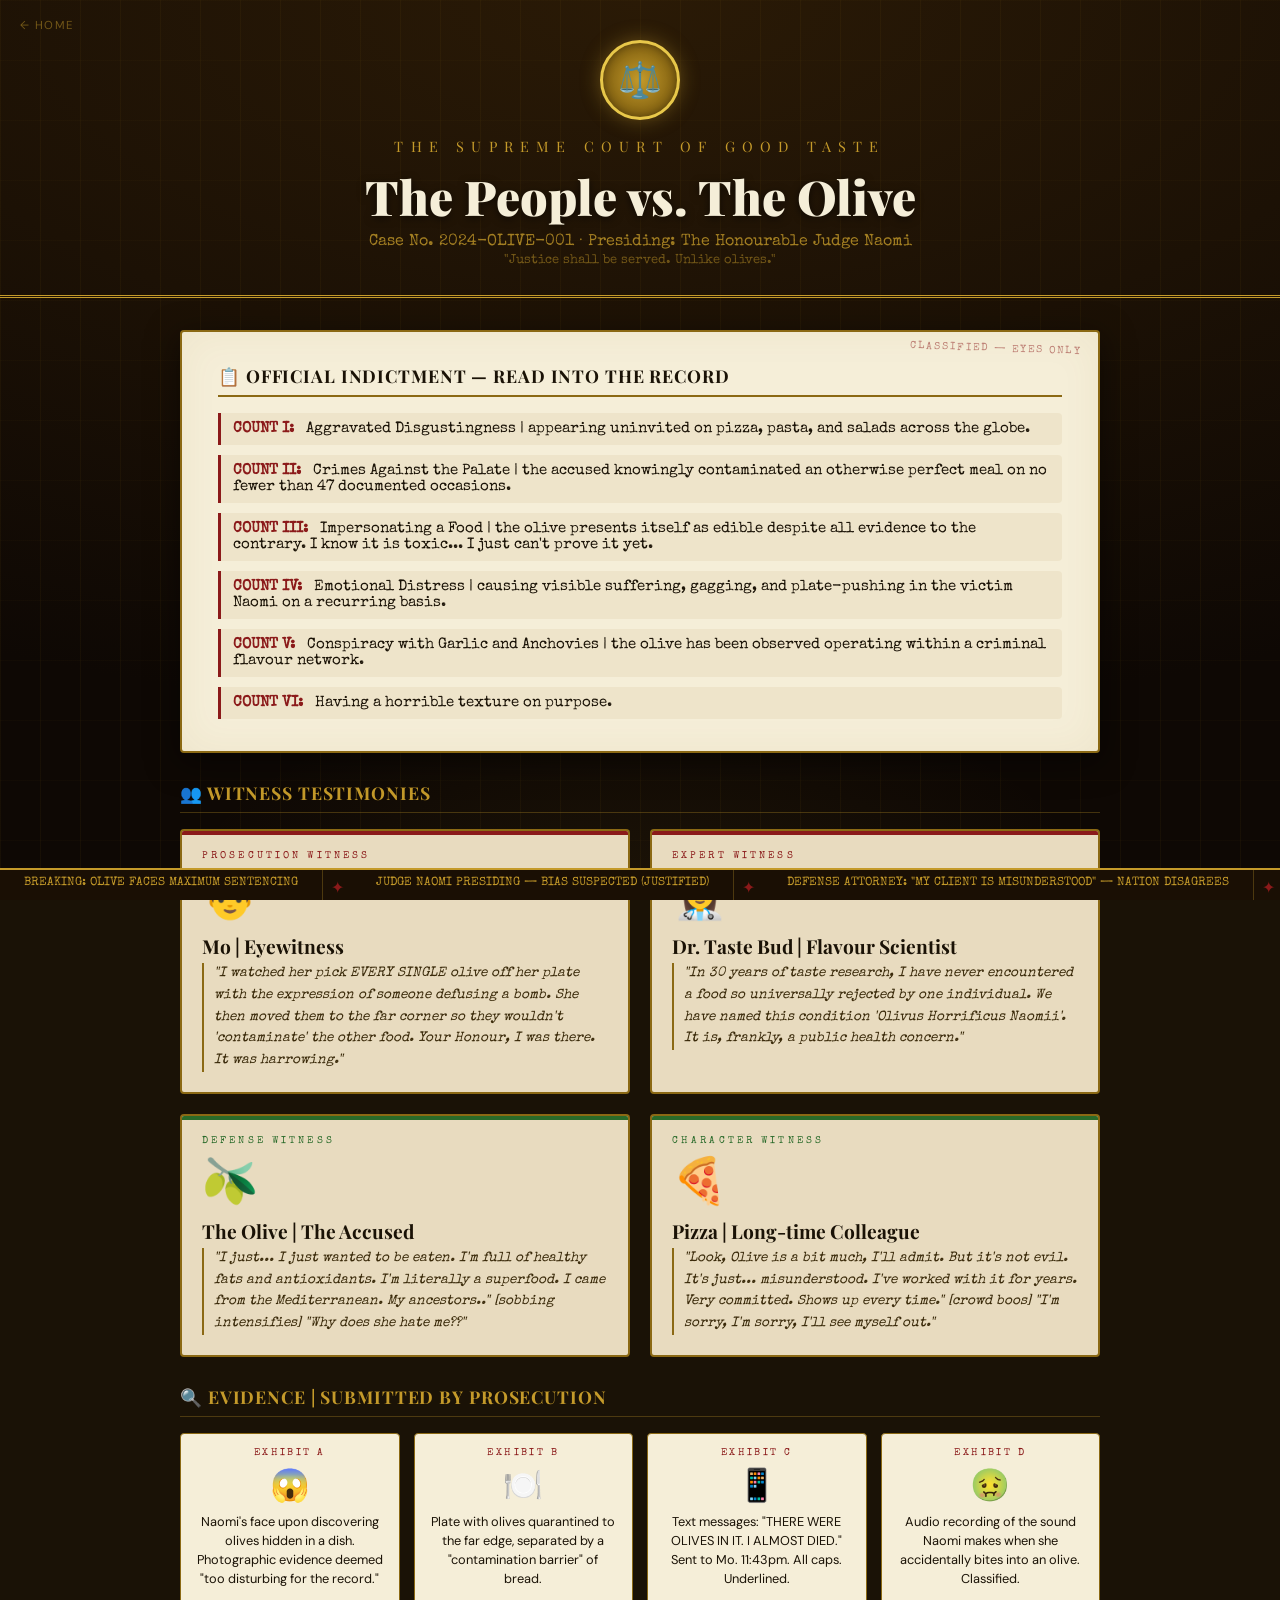
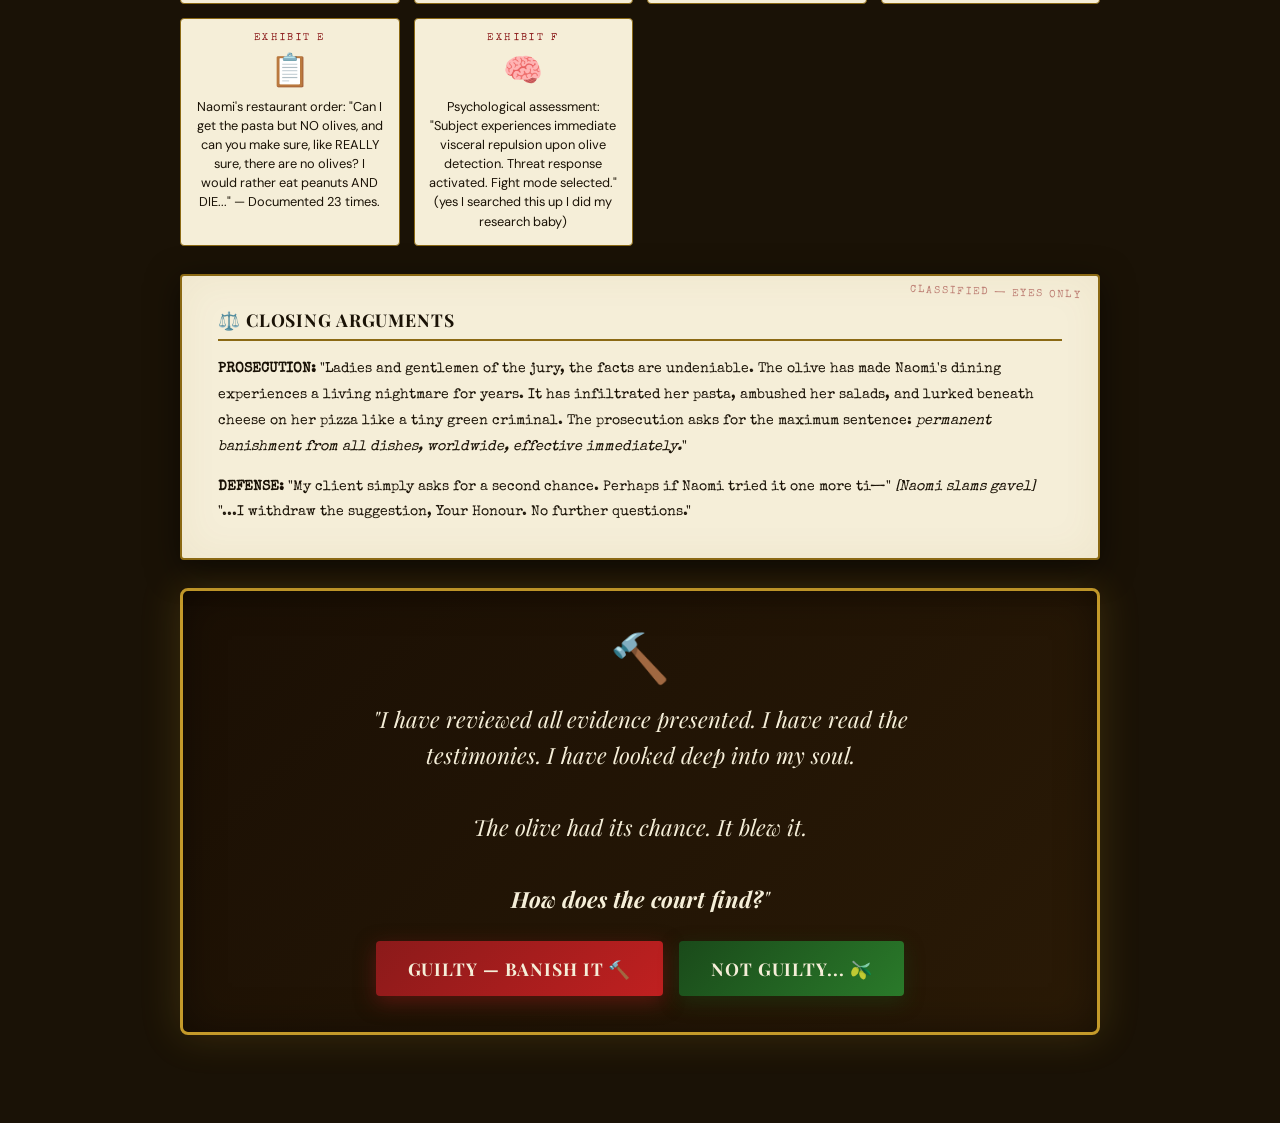
<file: olive-court.html>
<!DOCTYPE html>
<html lang="en">
<head>
  <meta charset="UTF-8"/>
  <meta name="viewport" content="width=device-width, initial-scale=1.0"/>
  <title>The People vs. The Olive</title>
  <link href="https://fonts.googleapis.com/css2?family=Playfair+Display:ital,wght@0,400;0,700;0,900;1,400;1,700&family=Special+Elite&family=DM+Sans:wght@300;400;500&display=swap" rel="stylesheet"/>
  <style>
    *,*::before,*::after{box-sizing:border-box;margin:0;padding:0;}
    :root{
      --oak:#8B6914;--oak-lt:#c49a2a;--parch:#f5eed8;--parch-dark:#e8dbbf;
      --ink:#1a1206;--red:#8b1a1a;--gold:#c49a2a;--rose:#d94f7a;
    }
    body{
      font-family:'DM Sans',sans-serif;
      background:#1a1206;
      color:var(--ink);
      min-height:100vh;
      overflow-x:hidden;
    }

    /* ── WOOD PANELING BACKGROUND ── */
    .courtroom-bg{
      position:fixed;inset:0;z-index:0;
      background:
        repeating-linear-gradient(
          90deg,
          rgba(139,105,20,0.08) 0px, rgba(139,105,20,0.08) 1px,
          transparent 1px, transparent 40px
        ),
        repeating-linear-gradient(
          180deg,
          rgba(139,105,20,0.04) 0px, rgba(139,105,20,0.04) 1px,
          transparent 1px, transparent 60px
        ),
        radial-gradient(ellipse 120% 80% at 50% 0%, #2a1a06 0%, #0e0804 100%);
    }
    .courtroom-bg::after{
      content:'';position:absolute;inset:0;
      background:radial-gradient(ellipse 60% 40% at 50% 100%, rgba(196,154,42,0.08) 0%, transparent 60%);
    }

    /* ── HEADER / SEAL ── */
    .court-header{
      position:relative;z-index:2;
      text-align:center;
      padding:40px 24px 24px;
      border-bottom:3px double var(--gold);
    }
    .court-seal{
      width:80px;height:80px;border-radius:50%;
      background:radial-gradient(circle, #c49a2a 0%, #8b6914 60%, #5a4008 100%);
      border:3px solid #e8c84a;
      display:flex;align-items:center;justify-content:center;
      font-size:2.2rem;margin:0 auto 16px;
      box-shadow:0 0 20px rgba(196,154,42,0.4), inset 0 0 10px rgba(0,0,0,0.3);
    }
    .court-title{
      font-family:'Playfair Display',serif;
      font-size:clamp(0.65rem,2vw,0.9rem);
      letter-spacing:0.5em;text-transform:uppercase;
      color:var(--gold);margin-bottom:8px;
    }
    .court-case{
      font-family:'Playfair Display',serif;
      font-size:clamp(1.6rem,5vw,3rem);
      font-weight:900;color:var(--parch);
      text-shadow:0 2px 8px rgba(0,0,0,0.6);
      margin-bottom:6px;
    }
    .court-sub{
      font-family:'Special Elite',serif;
      font-size:clamp(0.75rem,2vw,1rem);
      color:var(--gold);opacity:0.8;
      margin-bottom:4px;
    }

    /* ── MAIN LAYOUT ── */
    .courtroom{
      position:relative;z-index:2;
      max-width:960px;margin:0 auto;
      padding:32px 20px 60px;
    }

    /* ── CASE FILE ── */
    .case-file{
      background:var(--parch);
      border:2px solid var(--oak);
      border-radius:4px;
      padding:32px 36px;
      margin-bottom:28px;
      position:relative;
      box-shadow:0 8px 32px rgba(0,0,0,0.5), inset 0 0 40px rgba(139,105,20,0.06);
    }
    .case-file::before{
      content:'CLASSIFIED — EYES ONLY';
      position:absolute;top:12px;right:16px;
      font-family:'Special Elite',serif;font-size:0.65rem;
      letter-spacing:0.2em;color:var(--red);opacity:0.5;
      transform:rotate(2deg);
    }
    .case-file-title{
      font-family:'Playfair Display',serif;
      font-size:1.1rem;font-weight:700;
      color:var(--ink);border-bottom:2px solid var(--oak);
      padding-bottom:8px;margin-bottom:16px;
      letter-spacing:0.05em;text-transform:uppercase;
    }
    .charge-list{
      list-style:none;
      display:flex;flex-direction:column;gap:10px;
    }
    .charge-list li{
      font-family:'Special Elite',serif;
      font-size:0.95rem;color:var(--ink);
      padding:8px 12px;
      background:rgba(139,105,20,0.07);
      border-left:3px solid var(--red);
      border-radius:0 4px 4px 0;
    }
    .charge-num{
      font-weight:700;color:var(--red);margin-right:8px;
    }

    /* ── WITNESS STAND ── */
    .witnesses{
      display:grid;grid-template-columns:1fr 1fr;gap:20px;margin-bottom:28px;
    }
    @media(max-width:600px){.witnesses{grid-template-columns:1fr;}}

    .witness-card{
      background:var(--parch-dark);
      border:2px solid var(--oak);border-radius:4px;
      padding:20px;position:relative;overflow:hidden;
    }
    .witness-card::after{
      content:'';position:absolute;top:0;left:0;right:0;height:4px;
    }
    .witness-card.prosecution::after{background:var(--red);}
    .witness-card.defense::after{background:#2a6b2a;}

    .witness-role{
      font-family:'Special Elite',serif;
      font-size:0.65rem;letter-spacing:0.3em;text-transform:uppercase;
      margin-bottom:6px;
    }
    .prosecution .witness-role{color:var(--red);}
    .defense .witness-role{color:#2a6b2a;}

    .witness-name{
      font-family:'Playfair Display',serif;
      font-size:1.2rem;font-weight:700;color:var(--ink);margin-bottom:4px;
    }
    .witness-avatar{font-size:2.8rem;margin-bottom:8px;}
    .witness-quote{
      font-family:'Special Elite',serif;
      font-size:0.85rem;color:#3a2a0a;
      font-style:italic;line-height:1.6;
      border-left:2px solid var(--oak);padding-left:10px;
    }

    /* ── EVIDENCE TABLE ── */
    .evidence-section{margin-bottom:28px;}
    .section-header{
      font-family:'Playfair Display',serif;
      font-size:1.1rem;font-weight:700;
      color:var(--gold);letter-spacing:0.05em;text-transform:uppercase;
      border-bottom:1px solid rgba(196,154,42,0.3);
      padding-bottom:8px;margin-bottom:16px;
    }
    .evidence-grid{
      display:grid;grid-template-columns:repeat(auto-fill,minmax(200px,1fr));gap:14px;
    }
    .evidence-item{
      background:var(--parch);border:1.5px solid var(--oak);border-radius:4px;
      padding:14px;text-align:center;
    }
    .evidence-label{
      font-family:'Special Elite',serif;
      font-size:0.62rem;letter-spacing:0.25em;text-transform:uppercase;
      color:var(--red);margin-bottom:6px;
    }
    .evidence-item-emoji{font-size:2rem;margin-bottom:6px;}
    .evidence-desc{font-size:0.8rem;color:var(--ink);line-height:1.5;}

    /* ── JUDGE'S BENCH (verdict area) ── */
    .judges-bench{
      background:linear-gradient(135deg,#1a0f04,#2a1a06);
      border:3px solid var(--gold);border-radius:8px;
      padding:36px;text-align:center;
      box-shadow:0 0 40px rgba(196,154,42,0.2), inset 0 0 40px rgba(0,0,0,0.4);
      margin-bottom:28px;
    }
    .gavel{font-size:3rem;margin-bottom:12px;animation:gavelBob 2s ease-in-out infinite;}
    @keyframes gavelBob{0%,100%{transform:rotate(-10deg);}50%{transform:rotate(10deg);}}

    .judge-says{
      font-family:'Playfair Display',serif;
      font-size:clamp(1rem,3vw,1.4rem);
      font-style:italic;color:var(--parch);
      margin-bottom:24px;line-height:1.6;
      max-width:560px;margin-inline:auto;margin-bottom:24px;
    }

    .verdict-btns{display:flex;gap:16px;justify-content:center;flex-wrap:wrap;}
    .verdict-btn{
      padding:16px 32px;border:none;border-radius:4px;cursor:pointer;
      font-family:'Playfair Display',serif;font-size:1.1rem;font-weight:700;
      letter-spacing:0.05em;text-transform:uppercase;
      transition:transform 0.15s,box-shadow 0.2s;
    }
    .verdict-btn:hover{transform:translateY(-3px);}
    .guilty-btn{
      background:linear-gradient(135deg,#8b1a1a,#c02020);color:var(--parch);
      box-shadow:0 6px 20px rgba(139,26,26,0.5);
    }
    .guilty-btn:hover{box-shadow:0 10px 30px rgba(139,26,26,0.7);}
    .notguilty-btn{
      background:linear-gradient(135deg,#1a4a1a,#2a7a2a);color:var(--parch);
      box-shadow:0 6px 20px rgba(26,74,26,0.4);
    }

    /* ── VERDICT SCREEN ── */
    #verdict-screen{
      display:none;
      position:fixed;inset:0;z-index:200;
      background:rgba(10,6,2,0.97);
      flex-direction:column;align-items:center;justify-content:center;
      text-align:center;padding:32px;
    }
    #verdict-screen.show{display:flex;}

    .verdict-stamp{
      font-family:'Playfair Display',serif;
      font-size:clamp(3rem,12vw,7rem);
      font-weight:900;
      letter-spacing:0.08em;
      border:8px solid var(--red);
      padding:10px 30px;
      transform:rotate(-8deg);
      margin-bottom:24px;
      animation:stampIn 0.4s cubic-bezier(0.34,1.56,0.64,1) both;
    }
    @keyframes stampIn{
      from{opacity:0;transform:rotate(-8deg) scale(2);}
      to{opacity:1;transform:rotate(-8deg) scale(1);}
    }
    .verdict-stamp.guilty{color:var(--red);border-color:var(--red);text-shadow:0 0 30px rgba(139,26,26,0.8);}
    .verdict-stamp.innocent{color:#2a8a2a;border-color:#2a8a2a;text-shadow:0 0 30px rgba(42,138,42,0.8);}

    .verdict-title{
      font-family:'Playfair Display',serif;
      font-size:clamp(1.4rem,4vw,2.2rem);color:var(--parch);
      margin-bottom:12px;
    }
    .verdict-sub{
      font-family:'Special Elite',serif;
      font-size:1rem;color:var(--gold);
      max-width:480px;line-height:1.7;margin-bottom:32px;
    }

    #confetti-canvas{position:fixed;inset:0;pointer-events:none;z-index:201;}

    .verdict-actions{display:flex;gap:14px;flex-wrap:wrap;justify-content:center;}
    .btn{
      padding:13px 28px;border-radius:4px;border:none;cursor:pointer;
      font-family:'Playfair Display',serif;font-size:0.9rem;font-weight:700;
      letter-spacing:0.08em;text-transform:uppercase;text-decoration:none;
      display:inline-block;transition:transform 0.15s;
    }
    .btn:hover{transform:translateY(-2px);}
    .btn-parch{background:var(--parch);color:var(--ink);}
    .btn-outline{background:transparent;border:2px solid var(--gold);color:var(--gold);}

    .back{position:fixed;top:18px;left:20px;z-index:300;font-size:0.72rem;letter-spacing:0.12em;text-transform:uppercase;color:var(--gold);text-decoration:none;opacity:0.5;transition:opacity 0.2s;}
    .back:hover{opacity:1;}

    /* ticker tape at bottom */
    .ticker-wrap{
      position:fixed;bottom:0;left:0;right:0;z-index:10;
      background:#1a0f04;border-top:2px solid var(--gold);
      overflow:hidden;height:32px;
    }
    .ticker{
      display:flex;gap:0;
      animation:tickerScroll 30s linear infinite;
      white-space:nowrap;
    }
    @keyframes tickerScroll{from{transform:translateX(0);}to{transform:translateX(-50%);}}
    .ticker-item{
      font-family:'Special Elite',serif;font-size:0.75rem;
      color:var(--gold);padding:7px 24px;
      border-right:1px solid rgba(196,154,42,0.3);
    }
    .ticker-sep{color:var(--red);padding:7px 8px;}
  </style>
</head>
<body>
<div class="courtroom-bg"></div>
<canvas id="confetti-canvas"></canvas>
<a href="index.html" class="back">← home</a>

<!-- TICKER -->
<div class="ticker-wrap">
  <div class="ticker">
    <span class="ticker-item">BREAKING: OLIVE FACES MAXIMUM SENTENCING</span><span class="ticker-sep">✦</span>
    <span class="ticker-item">JUDGE NAOMI PRESIDING — BIAS SUSPECTED (JUSTIFIED)</span><span class="ticker-sep">✦</span>
    <span class="ticker-item">DEFENSE ATTORNEY: "MY CLIENT IS MISUNDERSTOOD" — NATION DISAGREES</span><span class="ticker-sep">✦</span>
    <span class="ticker-item">PROSECUTION PRESENTS EXHIBIT A: NAOMI'S FACE WHEN SERVED OLIVES</span><span class="ticker-sep">✦</span>
    <span class="ticker-item">WITNESS MO TAKES STAND, DESCRIBES "INCIDENT AT DINNER TABLE"</span><span class="ticker-sep">✦</span>
    <span class="ticker-item">POLLS: 100% OF NAOMIS SURVEYED FIND OLIVE GUILTY</span><span class="ticker-sep">✦</span>
    <!-- duplicate for infinite loop -->
    <span class="ticker-item">BREAKING: OLIVE FACES MAXIMUM SENTENCING</span><span class="ticker-sep">✦</span>
    <span class="ticker-item">JUDGE NAOMI PRESIDING — BIAS SUSPECTED (JUSTIFIED)</span><span class="ticker-sep">✦</span>
    <span class="ticker-item">DEFENSE ATTORNEY: "MY CLIENT IS MISUNDERSTOOD" — NATION DISAGREES</span><span class="ticker-sep">✦</span>
    <span class="ticker-item">PROSECUTION PRESENTS EXHIBIT A: NAOMI'S FACE WHEN SERVED OLIVES</span><span class="ticker-sep">✦</span>
    <span class="ticker-item">WITNESS MO TAKES STAND, DESCRIBES "INCIDENT AT DINNER TABLE"</span><span class="ticker-sep">✦</span>
    <span class="ticker-item">POLLS: 100% OF NAOMIS SURVEYED FIND OLIVE GUILTY</span><span class="ticker-sep">✦</span>
  </div>
</div>

<!-- COURT HEADER -->
<div class="court-header">
  <div class="court-seal">⚖️</div>
  <p class="court-title">The Supreme Court of Good Taste</p>
  <h1 class="court-case">The People vs. The Olive</h1>
  <p class="court-sub">Case No. 2024-OLIVE-001 · Presiding: The Honourable Judge Naomi</p>
  <p class="court-sub" style="opacity:0.5;font-size:0.8rem;margin-top:4px;">"Justice shall be served. Unlike olives."</p>
</div>

<div class="courtroom">

  <!-- INDICTMENT -->
  <div class="case-file">
    <div class="case-file-title">📋 Official Indictment — Read Into the Record</div>
    <ul class="charge-list">
      <li><span class="charge-num">COUNT I:</span> Aggravated Disgustingness | appearing uninvited on pizza, pasta, and salads across the globe.</li>
      <li><span class="charge-num">COUNT II:</span> Crimes Against the Palate | the accused knowingly contaminated an otherwise perfect meal on no fewer than 47 documented occasions.</li>
      <li><span class="charge-num">COUNT III:</span> Impersonating a Food | the olive presents itself as edible despite all evidence to the contrary. I know it is toxic... I just can't prove it yet.</li>
      <li><span class="charge-num">COUNT IV:</span> Emotional Distress | causing visible suffering, gagging, and plate-pushing in the victim Naomi on a recurring basis.</li>
      <li><span class="charge-num">COUNT V:</span> Conspiracy with Garlic and Anchovies | the olive has been observed operating within a criminal flavour network.</li>
      <li><span class="charge-num">COUNT VI:</span> Having a horrible texture on purpose.</li>
    </ul>
  </div>

  <!-- WITNESSES -->
  <div class="evidence-section">
    <div class="section-header">👥 Witness Testimonies</div>
    <div class="witnesses">
      <div class="witness-card prosecution">
        <div class="witness-role">Prosecution Witness</div>
        <div class="witness-avatar">👨</div>
        <div class="witness-name">Mo | Eyewitness</div>
        <div class="witness-quote">"I watched her pick EVERY SINGLE olive off her plate with the expression of someone defusing a bomb. She then moved them to the far corner so they wouldn't 'contaminate' the other food. Your Honour, I was there. It was harrowing."</div>
      </div>
      <div class="witness-card prosecution">
        <div class="witness-role">Expert Witness</div>
        <div class="witness-avatar">👩‍⚕️</div>
        <div class="witness-name">Dr. Taste Bud | Flavour Scientist</div>
        <div class="witness-quote">"In 30 years of taste research, I have never encountered a food so universally rejected by one individual. We have named this condition 'Olivus Horrificus Naomii'. It is, frankly, a public health concern."</div>
      </div>
      <div class="witness-card defense">
        <div class="witness-role">Defense Witness</div>
        <div class="witness-avatar">🫒</div>
        <div class="witness-name">The Olive | The Accused</div>
        <div class="witness-quote">"I just... I just wanted to be eaten. I'm full of healthy fats and antioxidants. I'm literally a superfood. I came from the Mediterranean. My ancestors.." <em>[sobbing intensifies]</em> "Why does she hate me??"</div>
      </div>
      <div class="witness-card defense">
        <div class="witness-role">Character Witness</div>
        <div class="witness-avatar">🍕</div>
        <div class="witness-name">Pizza | Long-time Colleague</div>
        <div class="witness-quote">"Look, Olive is a bit much, I'll admit. But it's not evil. It's just... misunderstood. I've worked with it for years. Very committed. Shows up every time." <em>[crowd boos]</em> "I'm sorry, I'm sorry, I'll see myself out."</div>
      </div>
    </div>
  </div>

  <!-- EVIDENCE -->
  <div class="evidence-section">
    <div class="section-header">🔍 Evidence | Submitted by Prosecution</div>
    <div class="evidence-grid">
      <div class="evidence-item">
        <div class="evidence-label">Exhibit A</div>
        <div class="evidence-item-emoji">😱</div>
        <div class="evidence-desc">Naomi's face upon discovering olives hidden in a dish. Photographic evidence deemed "too disturbing for the record."</div>
      </div>
      <div class="evidence-item">
        <div class="evidence-label">Exhibit B</div>
        <div class="evidence-item-emoji">🍽️</div>
        <div class="evidence-desc">Plate with olives quarantined to the far edge, separated by a "contamination barrier" of bread.</div>
      </div>
      <div class="evidence-item">
        <div class="evidence-label">Exhibit C</div>
        <div class="evidence-item-emoji">📱</div>
        <div class="evidence-desc">Text messages: "THERE WERE OLIVES IN IT. I ALMOST DIED." Sent to Mo. 11:43pm. All caps. Underlined.</div>
      </div>
      <div class="evidence-item">
        <div class="evidence-label">Exhibit D</div>
        <div class="evidence-item-emoji">🤢</div>
        <div class="evidence-desc">Audio recording of the sound Naomi makes when she accidentally bites into an olive. Classified.</div>
      </div>
      <div class="evidence-item">
        <div class="evidence-label">Exhibit E</div>
        <div class="evidence-item-emoji">📋</div>
        <div class="evidence-desc">Naomi's restaurant order: "Can I get the pasta but NO olives, and can you make sure, like REALLY sure, there are no olives? I would rather eat peanuts AND DIE..." — Documented 23 times.</div>
      </div>
      <div class="evidence-item">
        <div class="evidence-label">Exhibit F</div>
        <div class="evidence-item-emoji">🧠</div>
        <div class="evidence-desc">Psychological assessment: "Subject experiences immediate visceral repulsion upon olive detection. Threat response activated. Fight mode selected."   (yes I searched this up I did my research baby)</div>
      </div>
    </div>
  </div>

  <!-- CLOSING ARGUMENTS -->
  <div class="case-file" style="margin-bottom:28px;">
    <div class="case-file-title">⚖️ Closing Arguments</div>
    <p style="font-family:'Special Elite',serif;font-size:0.9rem;line-height:1.8;color:var(--ink);margin-bottom:14px;">
      <strong>PROSECUTION:</strong> "Ladies and gentlemen of the jury, the facts are undeniable. The olive has made Naomi's dining experiences a living nightmare for years. It has infiltrated her pasta, ambushed her salads, and lurked beneath cheese on her pizza like a tiny green criminal. The prosecution asks for the maximum sentence: <em>permanent banishment from all dishes, worldwide, effective immediately.</em>"
    </p>
    <p style="font-family:'Special Elite',serif;font-size:0.9rem;line-height:1.8;color:var(--ink);">
      <strong>DEFENSE:</strong> "My client simply asks for a second chance. Perhaps if Naomi tried it one more ti—" <em>[Naomi slams gavel]</em> "...I withdraw the suggestion, Your Honour. No further questions."
    </p>
  </div>

  <!-- JUDGE'S BENCH -->
  <div class="judges-bench">
    <div class="gavel">🔨</div>
    <p class="judge-says">
      "I have reviewed all evidence presented. I have read the testimonies. I have looked deep into my soul.<br/><br/>
      The olive had its chance. It blew it.<br/><br/>
      <strong>How does the court find?</strong>"
    </p>
    <div class="verdict-btns">
      <button class="verdict-btn guilty-btn" onclick="giveVerdict('guilty')">
        GUILTY — BANISH IT 🔨
      </button>
      <button class="verdict-btn notguilty-btn" onclick="giveVerdict('innocent')">
        Not Guilty... 🫒
      </button>
    </div>
  </div>

</div>

<!-- VERDICT SCREEN -->
<div id="verdict-screen">
  <div class="verdict-stamp" id="v-stamp"></div>
  <div class="verdict-title" id="v-title"></div>
  <div class="verdict-sub" id="v-sub"></div>
  <div class="verdict-actions">
    <button class="btn btn-parch" onclick="resetVerdict()">⟳ Retry the Case</button>
    <a href="index.html" class="btn btn-outline">← Back to Home</a>
  </div>
</div>

<script>
const cc=document.getElementById('confetti-canvas');
const cx=cc.getContext('2d');
cc.width=window.innerWidth;cc.height=window.innerHeight;
window.addEventListener('resize',()=>{cc.width=window.innerWidth;cc.height=window.innerHeight;});

let confettis=[];
function launchConfetti(color1,color2){
  for(let i=0;i<180;i++){
    confettis.push({
      x:Math.random()*cc.width,y:-10,
      vx:(Math.random()-0.5)*6,vy:2+Math.random()*6,
      w:6+Math.random()*8,h:10+Math.random()*16,
      color:[color1,color2,'#fff','#ffd700'][Math.floor(Math.random()*4)],
      rot:Math.random()*Math.PI*2,rotV:(Math.random()-0.5)*0.2,
      life:1,decay:0.004+Math.random()*0.003
    });
  }
  animConfetti();
}
function animConfetti(){
  cx.clearRect(0,0,cc.width,cc.height);
  confettis=confettis.filter(c=>c.life>0);
  confettis.forEach(c=>{
    c.x+=c.vx;c.y+=c.vy;c.vy+=0.08;c.rot+=c.rotV;c.life-=c.decay;
    cx.save();cx.globalAlpha=Math.max(0,c.life);
    cx.translate(c.x,c.y);cx.rotate(c.rot);
    cx.fillStyle=c.color;cx.fillRect(-c.w/2,-c.h/2,c.w,c.h);
    cx.restore();
  });
  if(confettis.length>0)requestAnimationFrame(animConfetti);
}

function giveVerdict(v){
  const screen=document.getElementById('verdict-screen');
  const stamp=document.getElementById('v-stamp');
  const title=document.getElementById('v-title');
  const sub=document.getElementById('v-sub');

  screen.classList.add('show');

  if(v==='guilty'){
    stamp.textContent='GUILTY';
    stamp.className='verdict-stamp guilty';
    title.textContent='⚖️ The Olive Has Been Found GUILTY on All Six Counts!';
    sub.innerHTML=`The Court hereby sentences The Olive to permanent banishment from all plates, dishes, and zip codes within a 50-mile radius of Naomi.<br/><br/>
    The Olive is forbidden from appearing in: pasta, pizza, salads, tapas boards, garnishes, or "just to try it." Effective immediately. No parole.<br/><br/>
    <em>This ruling is final. Justice has been served. Unlike olives.</em> 🔨`;
    launchConfetti('#8b1a1a','#c49a2a');
  } else {
    stamp.textContent='REALLY??';
    stamp.className='verdict-stamp innocent';
    title.textContent='The olive is innocent?? REALLY???';
    sub.innerHTML=`...okay. Fine.<br/><br/>
    This decision has been <strong>automatically appealed</strong> by the prosecution.<br/>
    A retrial has been scheduled for tomorrow. And the day after. And every day thereafter until the correct verdict is reached.<br/><br/>
    <em>"We will not rest."</em> — Mo, Prosecution Lead<br/><br/>
    The olive is celebrating somewhere. This is wrong. Please reconsider. 🫒😭`;
    launchConfetti('#2a8a2a','#a0d060');
  }
}

function resetVerdict(){
  document.getElementById('verdict-screen').classList.remove('show');
  confettis=[];cx.clearRect(0,0,cc.width,cc.height);
}
</script>
</body>
</html>
</file>
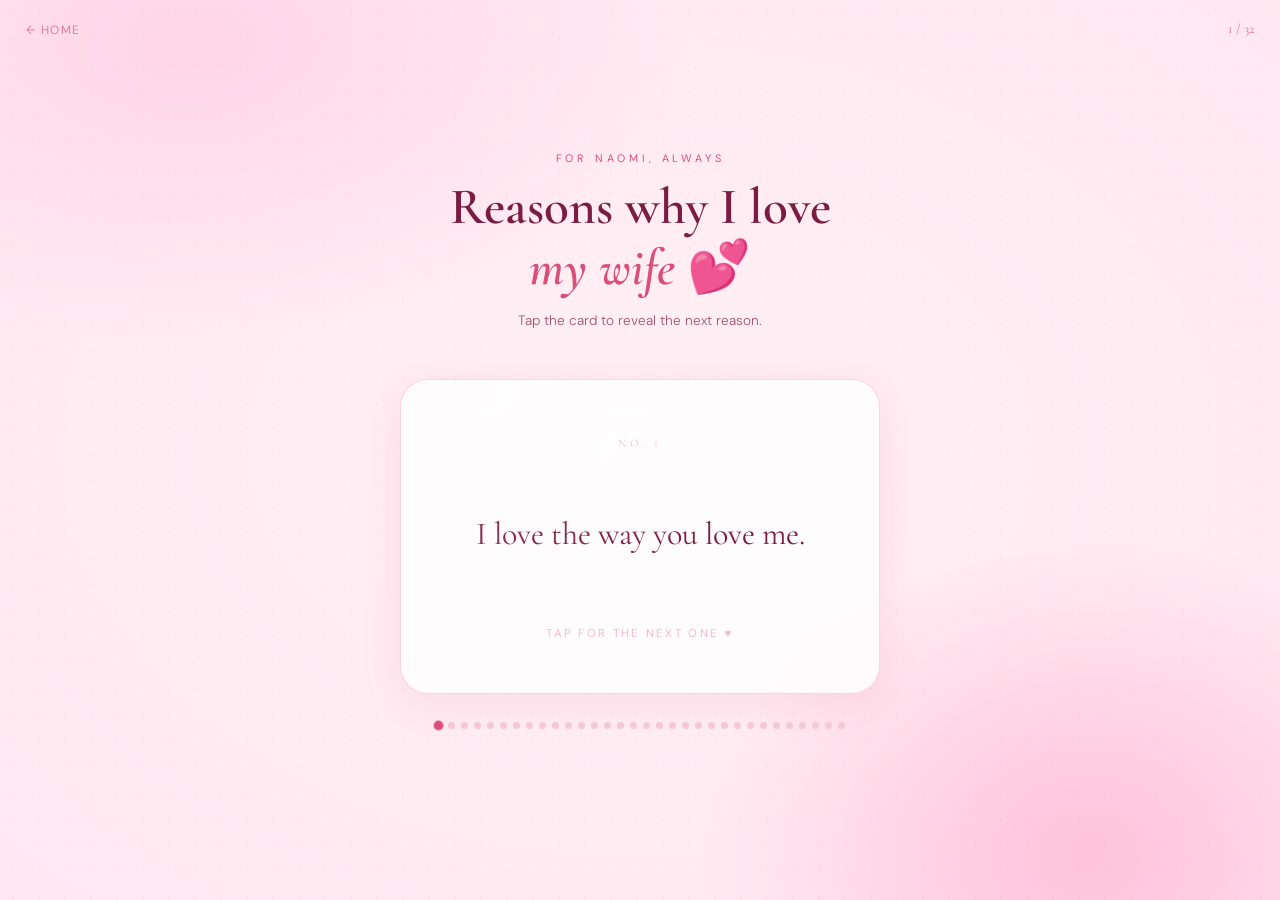
<file: reasons.html>
<!DOCTYPE html>
<html lang="en">
<head>
  <meta charset="UTF-8" />
  <meta name="viewport" content="width=device-width, initial-scale=1.0" />
  <title>Reasons I Love You 💕</title>
  <link href="https://fonts.googleapis.com/css2?family=Cormorant+Garamond:ital,wght@0,300;0,400;0,600;1,300;1,400;1,600&family=DM+Sans:wght@300;400&display=swap" rel="stylesheet" />
  <style>
    *, *::before, *::after { box-sizing: border-box; margin: 0; padding: 0; }

    :root {
      --rose:    #d94f7a;
      --rose-lt: #f7b8cc;
      --blush:   #fff0f5;
      --deep:    #7b1d42;
      --card-bg: rgba(255,255,255,0.80);
    }

    body {
      min-height: 100vh;
      font-family: 'DM Sans', sans-serif;
      background: var(--blush);
      overflow-x: hidden;
      color: var(--deep);
    }

    .bg {
      position: fixed; inset: 0; z-index: 0;
      background:
        radial-gradient(ellipse 70% 60% at 15% 5%,  #ffd6e7 0%, transparent 55%),
        radial-gradient(ellipse 60% 70% at 85% 95%,  #ffc2d9 0%, transparent 50%),
        radial-gradient(ellipse 100% 100% at 50% 50%, #fff0f5 0%, #ffe4ef 100%);
    }
    .bg::after {
      content: ''; position: absolute; inset: 0;
      background-image: radial-gradient(circle, rgba(217,79,122,0.055) 1px, transparent 1px);
      background-size: 26px 26px;
    }

    #hcanvas { position: fixed; inset: 0; pointer-events: none; z-index: 1; }
    #pcanvas { position: fixed; inset: 0; pointer-events: none; z-index: 999; }

    .back {
      position: fixed; top: 22px; left: 26px; z-index: 10;
      font-size: 0.75rem; letter-spacing: 0.12em; text-transform: uppercase;
      color: var(--rose); text-decoration: none; opacity: 0.7; transition: opacity 0.2s;
    }
    .back:hover { opacity: 1; }

    /* ── Counter badge ── */
    .counter {
      position: fixed; top: 20px; right: 26px; z-index: 10;
      font-family: 'Cormorant Garamond', serif;
      font-size: 0.85rem; color: var(--rose);
      opacity: 0.8;
    }

    .page {
      position: relative; z-index: 2;
      min-height: 100vh;
      display: flex; flex-direction: column;
      align-items: center; justify-content: center;
      padding: 60px 24px 80px;
    }

    /* ── Title (shows at start) ── */
    .title-block {
      text-align: center;
      margin-bottom: 48px;
      animation: fadeUp 0.8s ease both;
    }
    .title-eye {
      font-size: 0.68rem; letter-spacing: 0.35em; text-transform: uppercase;
      color: var(--rose); margin-bottom: 12px;
    }
    .title-h1 {
      font-family: 'Cormorant Garamond', serif;
      font-size: clamp(2rem, 5vw, 3.2rem);
      font-weight: 600; line-height: 1.2;
      color: var(--deep);
    }
    .title-h1 em { font-style: italic; color: var(--rose); }
    .title-sub {
      margin-top: 10px; font-size: 0.85rem; font-weight: 300;
      color: #a0506a; max-width: 320px; margin-inline: auto; line-height: 1.6;
    }

    /* ── Card ── */
    .card-wrap {
      perspective: 1000px;
      width: min(480px, 92vw);
    }

    .card {
      background: var(--card-bg);
      backdrop-filter: blur(20px);
      -webkit-backdrop-filter: blur(20px);
      border: 1.5px solid rgba(255,182,208,0.6);
      border-radius: 28px;
      padding: 56px 44px 52px;
      text-align: center;
      box-shadow: 0 8px 40px rgba(200,60,100,0.1), 0 1px 0 rgba(255,255,255,0.9) inset;
      cursor: pointer;
      user-select: none;
      position: relative;
      overflow: hidden;
      transition: box-shadow 0.3s;
    }
    .card:hover { box-shadow: 0 16px 60px rgba(200,60,100,0.16), 0 1px 0 rgba(255,255,255,0.9) inset; }

    /* shimmer on hover */
    .card::before {
      content: ''; position: absolute; inset: 0;
      background: linear-gradient(135deg, rgba(255,255,255,0.18) 0%, transparent 60%);
      pointer-events: none;
    }

    .card-num {
      font-family: 'Cormorant Garamond', serif;
      font-size: 0.72rem; letter-spacing: 0.3em; text-transform: uppercase;
      color: var(--rose-lt); margin-bottom: 24px;
    }

    .card-reason {
      font-family: 'Cormorant Garamond', serif;
      font-size: clamp(1.5rem, 4vw, 2rem);
      font-weight: 400; line-height: 1.45;
      color: var(--deep);
      min-height: 120px;
      display: flex; align-items: center; justify-content: center;
    }
    .card-reason em { font-style: italic; color: var(--rose); }

    .card-hint {
      margin-top: 32px;
      font-size: 0.72rem; letter-spacing: 0.2em; text-transform: uppercase;
      color: var(--rose-lt);
      animation: pulse 2.2s ease-in-out infinite;
    }
    @keyframes pulse {
      0%,100% { opacity: 0.5; } 50% { opacity: 1; }
    }

    /* card flip animation */
    .card.flip-out {
      animation: flipOut 0.3s ease forwards;
    }
    .card.flip-in {
      animation: flipIn 0.35s ease both;
    }
    @keyframes flipOut {
      to { opacity: 0; transform: rotateY(90deg) scale(0.95); }
    }
    @keyframes flipIn {
      from { opacity: 0; transform: rotateY(-90deg) scale(0.95); }
      to   { opacity: 1; transform: rotateY(0deg) scale(1); }
    }

    /* progress dots */
    .dots {
      display: flex; gap: 6px; justify-content: center;
      margin-top: 28px; flex-wrap: wrap; max-width: 480px;
    }
    .dot {
      width: 7px; height: 7px; border-radius: 50%;
      background: #f5ccd8; transition: background 0.4s, transform 0.4s;
    }
    .dot.done   { background: var(--rose-lt); }
    .dot.active { background: var(--rose); transform: scale(1.4); }

    /* end state */
    .end-msg {
      display: none; text-align: center;
      animation: fadeUp 0.8s ease both;
    }
    .end-msg.show { display: block; }
    .end-heart { font-size: 4rem; margin-bottom: 20px; }
    .end-title {
      font-family: 'Cormorant Garamond', serif;
      font-size: clamp(1.8rem, 5vw, 2.8rem);
      font-style: italic; color: var(--deep); margin-bottom: 12px;
    }
    .end-sub { font-size: 0.9rem; font-weight: 300; color: #a0506a; margin-bottom: 32px; line-height: 1.7; }
    .restart-btn {
      display: inline-block; padding: 13px 32px;
      background: white; border: 2px solid var(--rose); border-radius: 999px;
      color: var(--rose); font-size: 0.85rem; letter-spacing: 0.1em; text-transform: uppercase;
      cursor: pointer; text-decoration: none; transition: background 0.2s, color 0.2s;
    }
    .restart-btn:hover { background: var(--rose); color: white; }

    @keyframes fadeUp {
      from { opacity: 0; transform: translateY(24px); }
      to   { opacity: 1; transform: translateY(0); }
    }

    @media (max-width: 480px) {
      .card { padding: 40px 26px 38px; }
    }
  </style>
</head>
<body>

<div class="bg"></div>
<canvas id="hcanvas"></canvas>
<canvas id="pcanvas"></canvas>

<a href="index.html" class="back">← home</a>
<div class="counter" id="counter">1 / 32</div>

<div class="page">

  <div class="title-block">
    <p class="title-eye">for Naomi, always</p>
    <h1 class="title-h1">Reasons why I love<br/><em>my wife</em> 💕</h1>
    <p class="title-sub">Tap the card to reveal the next reason.</p>
  </div>

  <div class="card-wrap">
    <div class="card" id="card" onclick="nextReason()">
      <p class="card-num" id="card-num">No. 1</p>
      <p class="card-reason" id="card-reason"></p>
      <p class="card-hint" id="card-hint">tap to reveal the next ♥</p>
    </div>
  </div>

  <div class="dots" id="dots"></div>

  <div class="end-msg" id="end-msg">
    <div class="end-heart">💖</div>
    <div class="end-title">And so many more…</div>
    <div class="end-sub">
      These are just 32 of the infinite reasons.<br/>
      I love you more than words can say, Naomi. ♥
    </div>
    <span class="restart-btn" onclick="restart()">Read them again ♡</span>
  </div>

</div>

<script>
const REASONS = [
  "I love the way you love me.",
  "I love the way you treat me.",
  "I love how funny you are.",
  "I love how mature you are.",
  "I love how I can be myself with you.",
  "I love how I feel safe with you.",
  "I love how I feel at ease with you.",
  "I love how comfortable I am with you.",
  "I love how much fun it is to be around you.",
  "I love how funny you are — it never gets old.",
  "I love your humor.",
  "I love how kind you are.",
  "I love how caring you are.",
  "I love how beautiful your eyes are.",
  "I love how beautiful your smile is.",
  "I love how beautiful your gorgeous nose is.",
  "I love how beautiful your hair is.",
  "I love how beautiful your cheeks are.",
  "I love how full your lips are.",
  "I love how all your facial features match perfectly.",
  "I love how kissable your face looks.",
  "I love your eyebrows.",
  "I love how dedicated you are with your studies.",
  "I love how open you are with me.",
  "I love how you tell me your problems.",
  "I love how you know you're never a burden to me.",
  "I love how you know you're never a chore to me.",
  "I love how you know that I want to marry you.",
  "I love how similar our music taste is.",
  "I love how well we get along.",
  "I love how you are always there for me.",
  "I love how you never lost faith in me."
];

/* ── Background hearts ── */
const hc = document.getElementById('hcanvas');
const hx = hc.getContext('2d');
const rsH = () => { hc.width = innerWidth; hc.height = innerHeight; };
rsH(); addEventListener('resize', rsH);
const BH = Array.from({length:36}, () => ({
  x: Math.random()*innerWidth, y: Math.random()*innerHeight+innerHeight,
  s: 10+Math.random()*24, sp: 0.25+Math.random()*0.65,
  dr: (Math.random()-.5)*0.35, op: 0.05+Math.random()*0.13,
  c: `hsl(${336+Math.random()*22},80%,${64+Math.random()*22}%)`
}));
(function abg(){
  hx.clearRect(0,0,hc.width,hc.height);
  BH.forEach(h=>{
    h.y-=h.sp; h.x+=h.dr;
    if(h.y<-30){h.y=hc.height+30; h.x=Math.random()*hc.width;}
    hx.save(); hx.globalAlpha=h.op; hx.fillStyle=h.c;
    hx.font=h.s+'px serif'; hx.fillText('♥',h.x,h.y); hx.restore();
  });
  requestAnimationFrame(abg);
})();

/* ── Particles ── */
const pc = document.getElementById('pcanvas');
const px = pc.getContext('2d');
const rsP = ()=>{ pc.width=innerWidth; pc.height=innerHeight; };
rsP(); addEventListener('resize', rsP);
let parts = [];
const CC = ['♥','♡','💕','💖','✨','🌸','💗','💓','🎀','🌷'];
function burst(rect){
  const cx=rect.left+rect.width/2, cy=rect.top+rect.height/2;
  for(let i=0;i<20;i++){
    const a=Math.random()*Math.PI*2, sp=2+Math.random()*5;
    parts.push({
      x:cx, y:cy, vx:Math.cos(a)*sp, vy:Math.sin(a)*sp-2,
      life:1, decay:0.018+Math.random()*0.015,
      sz:14+Math.random()*12, ch:CC[Math.floor(Math.random()*CC.length)], g:0.07
    });
  }
}
(function ap(){
  px.clearRect(0,0,pc.width,pc.height);
  parts=parts.filter(p=>p.life>0);
  parts.forEach(p=>{
    p.x+=p.vx; p.y+=p.vy; p.vy+=p.g; p.life-=p.decay;
    px.save(); px.globalAlpha=Math.max(0,p.life);
    px.font=p.sz+'px serif'; px.fillText(p.ch,p.x,p.y); px.restore();
  });
  requestAnimationFrame(ap);
})();

/* ── Quiz state ── */
let current = 0;

// build dots
const dotsEl = document.getElementById('dots');
REASONS.forEach((_,i)=>{
  const d = document.createElement('div');
  d.className = 'dot' + (i===0?' active':'');
  d.id = 'dot-'+i;
  dotsEl.appendChild(d);
});

function renderCard(idx, animate){
  const card = document.getElementById('card');
  const show = () => {
    document.getElementById('card-num').textContent = 'No. ' + (idx+1);
    document.getElementById('card-reason').textContent = REASONS[idx];
    document.getElementById('card-hint').textContent =
      idx < REASONS.length-1 ? 'tap for the next one ♥' : 'tap to finish ♥';
    document.getElementById('counter').textContent = (idx+1)+' / '+REASONS.length;
    // dots
    document.querySelectorAll('.dot').forEach((d,i)=>{
      d.className = 'dot' + (i<idx?' done': i===idx?' active':'');
    });
    if(animate){
      card.classList.remove('flip-out');
      card.classList.add('flip-in');
      card.addEventListener('animationend', ()=>card.classList.remove('flip-in'), {once:true});
    }
  };
  if(animate){
    card.classList.add('flip-out');
    card.addEventListener('animationend', show, {once:true});
  } else {
    show();
  }
}

function nextReason(){
  const card = document.getElementById('card');
  const rect = card.getBoundingClientRect();
  burst(rect);

  if(current < REASONS.length - 1){
    current++;
    renderCard(current, true);
  } else {
    // show end
    card.style.display = 'none';
    dotsEl.style.display = 'none';
    document.getElementById('counter').style.display = 'none';
    document.getElementById('end-msg').classList.add('show');
    // big finale burst
    for(let i=0;i<8;i++){
      setTimeout(()=>{
        burst({
          left: innerWidth/2-60+Math.random()*120,
          top: innerHeight/2-80,
          width:120, height:80
        });
      }, i*140);
    }
  }
}

function restart(){
  current = 0;
  document.getElementById('card').style.display = '';
  dotsEl.style.display = '';
  document.getElementById('counter').style.display = '';
  document.getElementById('end-msg').classList.remove('show');
  renderCard(0, false);
}

// init
renderCard(0, false);
</script>
</body>
</html>
</file>
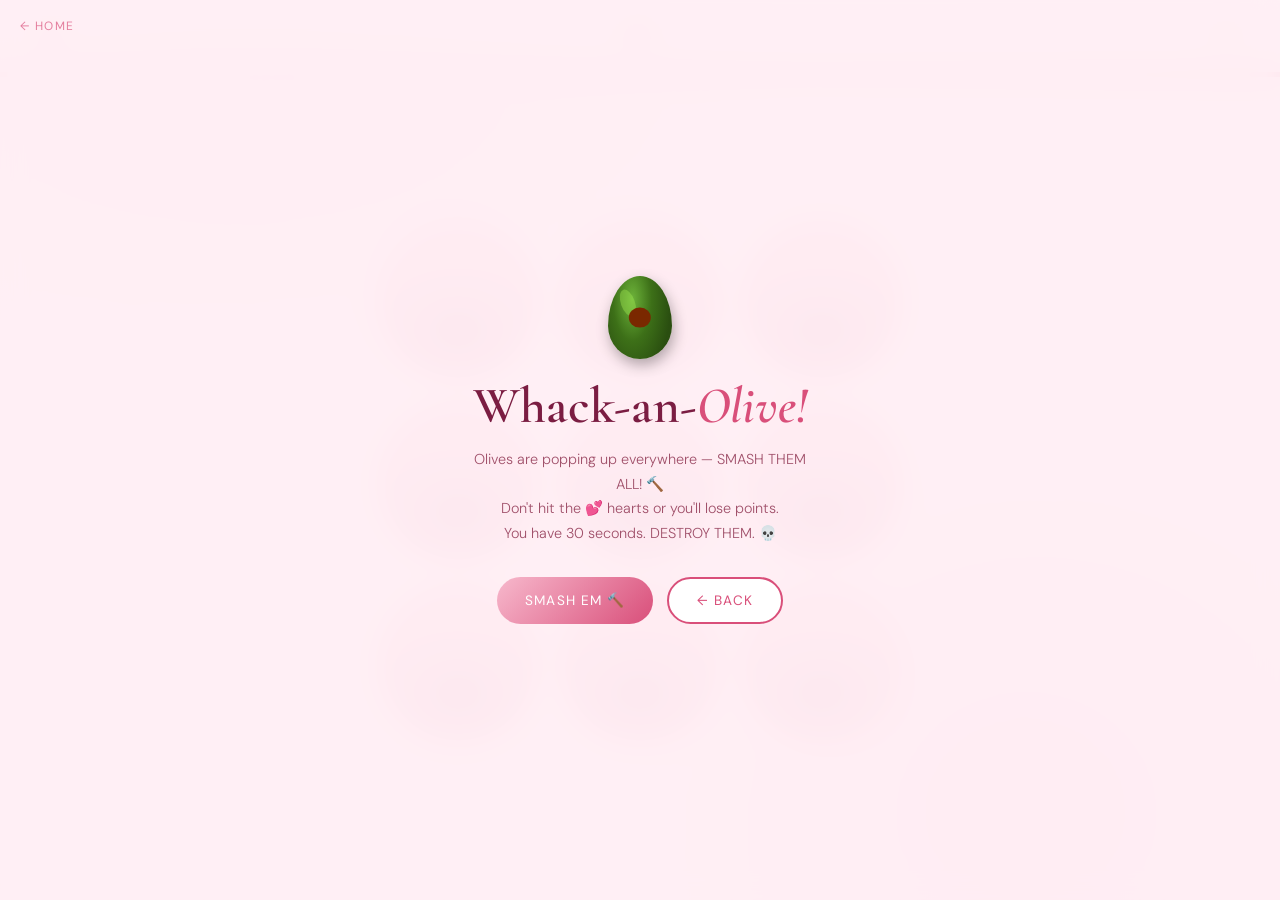
<file: whack-an-olive.html>
<!DOCTYPE html>
<html lang="en">
<head>
  <meta charset="UTF-8"/>
  <meta name="viewport" content="width=device-width, initial-scale=1.0"/>
  <title>Whack-an-Olive 🫒</title>
  <link href="https://fonts.googleapis.com/css2?family=Cormorant+Garamond:ital,wght@0,400;0,600;1,400;1,600&family=DM+Sans:wght@300;400&display=swap" rel="stylesheet"/>
  <style>
    *,*::before,*::after{box-sizing:border-box;margin:0;padding:0;}
    :root{
      --rose:#d94f7a;--rose-lt:#f7b8cc;--blush:#fff0f5;--deep:#7b1d42;
      --card:rgba(255,255,255,0.88);
    }
    body{
      font-family:'DM Sans',sans-serif;
      background:var(--blush);
      min-height:100vh;overflow-x:hidden;
      color:var(--deep);
    }
    .bg{
      position:fixed;inset:0;z-index:0;
      background:
        radial-gradient(ellipse 80% 60% at 20% 10%, #ffd6e7 0%,transparent 55%),
        radial-gradient(ellipse 60% 80% at 80% 90%, #ffc2d9 0%,transparent 50%),
        radial-gradient(ellipse 100% 100% at 50% 50%, #fff0f5 0%,#ffe4ef 100%);
    }
    .bg::after{content:'';position:absolute;inset:0;background-image:radial-gradient(circle,rgba(217,79,122,0.05) 1px,transparent 1px);background-size:24px 24px;}

    canvas{position:fixed;inset:0;z-index:2;pointer-events:none;}

    .hud{
      position:fixed;top:0;left:0;right:0;z-index:10;
      display:flex;align-items:center;justify-content:space-between;
      padding:14px 28px;
      background:linear-gradient(to bottom,rgba(255,240,245,0.97),transparent);
    }
    .hud-block{text-align:center;}
    .hud-val{font-family:'Cormorant Garamond',serif;font-size:1.8rem;font-weight:600;color:var(--rose);line-height:1;}
    .hud-lbl{font-size:0.65rem;letter-spacing:0.25em;text-transform:uppercase;color:var(--rose-lt);margin-top:2px;}

    /* timer bar */
    .timer-bar-wrap{
      position:fixed;top:72px;left:0;right:0;height:5px;z-index:10;
      background:rgba(217,79,122,0.15);
    }
    #timer-bar{height:100%;background:linear-gradient(90deg,var(--rose-lt),var(--rose));transition:width 0.1s linear;}

    /* grid */
    .grid-wrap{
      position:relative;z-index:5;
      display:flex;align-items:center;justify-content:center;
      min-height:100vh;padding:100px 20px 40px;
    }
    .grid{
      display:grid;
      grid-template-columns:repeat(3,1fr);
      gap:clamp(12px,3vw,24px);
      width:min(520px,92vw);
    }

    /* hole */
    .hole{
      aspect-ratio:1;
      background:radial-gradient(ellipse 70% 50% at 50% 70%, #c8799a 0%, #e8a0bc 40%, var(--rose-lt) 100%);
      border-radius:50%;
      position:relative;
      overflow:hidden;
      box-shadow:0 6px 20px rgba(200,60,100,0.18), inset 0 -4px 12px rgba(120,0,40,0.2);
      cursor:pointer;
    }

    /* the olive/bonusheart inside hole */
    .mole{
      position:absolute;
      bottom:-110%;left:50%;
      transform:translateX(-50%);
      transition:bottom 0.18s cubic-bezier(0.34,1.56,0.64,1);
      user-select:none;
      pointer-events:none;
      line-height:1;
      display:flex;align-items:center;justify-content:center;
    }
    .hole.up .mole{bottom:8%;}

    /* CSS olive shape */
    .olive-shape{
      width:clamp(32px,8vw,52px);
      height:clamp(44px,11vw,70px);
      background:radial-gradient(ellipse 60% 100% at 38% 30%, #6db33a 0%, #3d7018 50%, #2a4e10 100%);
      border-radius:50% 50% 50% 50% / 60% 60% 40% 40%;
      position:relative;
      box-shadow:2px 4px 8px rgba(0,0,0,0.35);
    }
    .olive-shape::after{
      content:'';
      position:absolute;
      top:50%;left:50%;
      transform:translate(-50%,-50%);
      width:38%;height:28%;
      background:#7a2800;
      border-radius:50%;
      box-shadow:0 1px 3px rgba(0,0,0,0.4);
    }
    .olive-shape::before{
      content:'';
      position:absolute;
      top:18%;left:22%;
      width:22%;height:35%;
      background:rgba(160,230,80,0.4);
      border-radius:50%;
      transform:rotate(-20deg);
    }
    .heart-mole{
      font-size:clamp(2rem,8vw,3.2rem);
      line-height:1;
    }

    /* whack flash */
    .hole.whacked{animation:whack 0.2s ease;}
    @keyframes whack{
      0%{transform:scale(1);}
      40%{transform:scale(0.85) rotate(-5deg);}
      100%{transform:scale(1) rotate(0);}
    }

    /* splat overlay */
    .splat{
      position:absolute;inset:0;border-radius:50%;
      display:flex;align-items:center;justify-content:center;
      font-size:clamp(1.5rem,6vw,2.5rem);
      opacity:0;pointer-events:none;z-index:2;
      transition:opacity 0.1s;
    }
    .hole.whacked .splat{opacity:1;}

    /* score pop */
    .score-pop{
      position:absolute;
      font-family:'Cormorant Garamond',serif;
      font-size:1.5rem;font-weight:600;
      pointer-events:none;z-index:10;
      animation:popUp 0.7s ease forwards;
    }
    @keyframes popUp{
      0%{opacity:1;transform:translateY(0) scale(1);}
      100%{opacity:0;transform:translateY(-60px) scale(1.3);}
    }

    /* overlays */
    .overlay{
      position:fixed;inset:0;z-index:100;
      display:flex;flex-direction:column;align-items:center;justify-content:center;
      background:rgba(255,240,245,0.94);backdrop-filter:blur(12px);
      text-align:center;padding:32px;
    }
    .overlay.hidden{display:none;}
    .ov-emoji{font-size:4rem;margin-bottom:16px;}
    .olive-big{
      display:inline-block;width:4rem;height:5.2rem;
      background:radial-gradient(ellipse 60% 100% at 38% 28%,#6db33a 0%,#3d7018 50%,#2a4e10 100%);
      border-radius:50% 50% 50% 50%/60% 60% 40% 40%;
      position:relative;box-shadow:2px 6px 14px rgba(0,0,0,0.3);
      margin-bottom:16px;
    }
    .olive-big::after{content:'';position:absolute;top:50%;left:50%;transform:translate(-50%,-50%);width:35%;height:25%;background:#7a2800;border-radius:50%;}
    .olive-big::before{content:'';position:absolute;top:16%;left:20%;width:22%;height:34%;background:rgba(160,230,80,0.42);border-radius:50%;transform:rotate(-20deg);}
    .ov-title{font-family:'Cormorant Garamond',serif;font-size:clamp(2rem,6vw,3.2rem);font-weight:600;color:var(--deep);margin-bottom:10px;}
    .ov-title em{font-style:italic;color:var(--rose);}
    .ov-sub{font-size:0.9rem;font-weight:300;color:#a0506a;max-width:360px;line-height:1.7;margin-bottom:32px;}
    .btn-row{display:flex;gap:14px;flex-wrap:wrap;justify-content:center;}
    .btn{padding:13px 28px;border-radius:999px;border:none;cursor:pointer;font-family:'DM Sans',sans-serif;font-size:0.85rem;letter-spacing:0.08em;text-transform:uppercase;text-decoration:none;display:inline-block;transition:transform 0.15s,box-shadow 0.15s;}
    .btn:hover{transform:translateY(-2px);box-shadow:0 8px 24px rgba(200,60,100,0.22);}
    .btn-primary{background:linear-gradient(135deg,var(--rose-lt),var(--rose));color:white;}
    .btn-secondary{background:white;border:2px solid var(--rose);color:var(--rose);}

    #quip{
      position:fixed;bottom:30px;left:50%;transform:translateX(-50%);
      font-family:'Cormorant Garamond',serif;font-size:1.1rem;font-style:italic;
      color:var(--rose);z-index:20;pointer-events:none;
      opacity:0;transition:opacity 0.2s;white-space:nowrap;
      background:var(--card);border:1.5px solid rgba(255,182,208,0.6);
      border-radius:999px;padding:10px 22px;
      box-shadow:0 4px 16px rgba(200,60,100,0.1);
    }

    .back{position:fixed;top:18px;left:20px;z-index:200;font-size:0.75rem;letter-spacing:0.12em;text-transform:uppercase;color:var(--rose);text-decoration:none;opacity:0.7;transition:opacity 0.2s;}
    .back:hover{opacity:1;}
  </style>
</head>
<body>
<div class="bg"></div>
<canvas id="gc"></canvas>
<a href="index.html" class="back" id="back-lnk">← home</a>

<div class="hud">
  <div class="hud-block"><div class="hud-val" id="score-val">0</div><div class="hud-lbl">score</div></div>
  <div class="hud-block"><div class="hud-val" id="timer-val">30</div><div class="hud-lbl">seconds</div></div>
  <div class="hud-block"><div class="hud-val" id="miss-val">0</div><div class="hud-lbl">missed</div></div>
</div>
<div class="timer-bar-wrap"><div id="timer-bar" style="width:100%"></div></div>
<div id="quip"></div>

<div class="grid-wrap">
  <div class="grid" id="grid"></div>
</div>

<!-- Start -->
<div class="overlay" id="ov-start">
  <div class="olive-big"></div>
  <h1 class="ov-title">Whack-an-<em>Olive!</em></h1>
  <p class="ov-sub">
    Olives are popping up everywhere — SMASH THEM ALL! 🔨<br/>
    Don't hit the 💕 hearts or you'll lose points.<br/>
    You have 30 seconds. DESTROY THEM. 💀
  </p>
  <div class="btn-row">
    <button class="btn btn-primary" onclick="startGame()">SMASH EM 🔨</button>
    <a href="index.html" class="btn btn-secondary">← Back</a>
  </div>
</div>

<!-- End -->
<div class="overlay hidden" id="ov-end">
  <div class="ov-emoji" id="end-emoji">🏆</div>
  <h1 class="ov-title" id="end-title">Done!</h1>
  <p class="ov-sub" id="end-sub"></p>
  <div class="btn-row">
    <button class="btn btn-primary" onclick="startGame()">Again! 🔨</button>
    <a href="index.html" class="btn btn-secondary">← Home</a>
  </div>
</div>

<script>
const QUIPS=[
  "GET THAT OLIVE!! 🔨","SMASH IT","DISGUSTING","EW EW EW","NOT IN MY HOUSE",
  "DIE OLIVE DIE","GROSS","I HATE OLIVES","GET IT GET IT","YUCK 🤢",
  "OLIVE OBLITERATED ✅","ANOTHER ONE BITES THE DUST","NO MERCY 🔨"
];
const WHACK_SOUNDS=[];// placeholder

const canvas=document.getElementById('gc');
const ctx=canvas.getContext('2d');
let W,H;
function resize(){W=canvas.width=window.innerWidth;H=canvas.height=window.innerHeight;}
resize();addEventListener('resize',resize);

const TOTAL_HOLES=9;
let holes=[];
let score=0,missed=0,timeLeft=30,running=false;
let raf,timerInt;
const GAME_TIME=30;

// Build grid
const gridEl=document.getElementById('grid');
for(let i=0;i<TOTAL_HOLES;i++){
  const hole=document.createElement('div');
  hole.className='hole';
  hole.innerHTML=`<div class="mole" id="mole-${i}"><div class="olive-shape"></div></div><div class="splat" id="splat-${i}">💥</div>`;
  hole.addEventListener('click',()=>whack(i));
  hole.addEventListener('touchstart',e=>{e.preventDefault();whack(i);},{passive:false});
  gridEl.appendChild(hole);
  holes.push({el:hole,moleEl:hole.querySelector('.mole'),splatEl:hole.querySelector('.splat'),up:false,isHeart:false,timeout:null});
}

function startGame(){
  document.getElementById('ov-start').classList.add('hidden');
  document.getElementById('ov-end').classList.add('hidden');
  document.getElementById('back-lnk').style.display='none';
  score=0;missed=0;timeLeft=GAME_TIME;
  holes.forEach(h=>{clearTimeout(h.timeout);h.el.classList.remove('up','whacked');h.up=false;});
  updateHUD();
  running=true;
  clearInterval(timerInt);
  timerInt=setInterval(()=>{
    timeLeft--;
    document.getElementById('timer-val').textContent=timeLeft;
    document.getElementById('timer-bar').style.width=(timeLeft/GAME_TIME*100)+'%';
    if(timeLeft<=0)endGame();
  },1000);
  cancelAnimationFrame(raf);
  loop();
  scheduleNext();
}

function scheduleNext(){
  if(!running)return;
  const delay=Math.max(300,700-((GAME_TIME-timeLeft)*8));
  setTimeout(()=>{
    if(!running)return;
    popUp();
    scheduleNext();
  },delay);
}

function popUp(){
  // find a hole that's not up
  const available=holes.map((h,i)=>(!h.up?i:-1)).filter(i=>i>=0);
  if(!available.length)return;
  const idx=available[Math.floor(Math.random()*available.length)];
  const h=holes[idx];
  const isHeart=Math.random()<0.18;
  h.isHeart=isHeart;
  h.moleEl.innerHTML=isHeart?'<div class="heart-mole">💕</div>':'<div class="olive-shape"></div>';
  h.up=true;
  h.el.classList.add('up');
  h.el.classList.remove('whacked');
  h.splatEl.textContent=isHeart?'💔':'💥';

  const upTime=isHeart? 1800+Math.random()*600 : 900+Math.random()*500 - (GAME_TIME-timeLeft)*5;
  h.timeout=setTimeout(()=>{
    if(h.up&&running){
      if(!h.isHeart){missed++;updateHUD();showQuip();}
      popDown(idx);
    }
  },Math.max(400,upTime));
}

function popDown(idx){
  const h=holes[idx];
  h.up=false;
  h.el.classList.remove('up');
}

function whack(idx){
  if(!running)return;
  const h=holes[idx];
  if(!h.up)return;
  clearTimeout(h.timeout);

  h.el.classList.add('whacked');

  if(h.isHeart){
    score=Math.max(0,score-3);
    showScorePop(h.el,'−3','#c0506a');
    showQuipText('Oops! That was a heart 💔');
  } else {
    const pts=1+(GAME_TIME-timeLeft>20?1:0);
    score+=pts;
    showScorePop(h.el,'+'+pts,'#d94f7a');
    showQuip();
  }
  updateHUD();
  setTimeout(()=>popDown(idx),200);
}

function showScorePop(el,text,color){
  const pop=document.createElement('div');
  pop.className='score-pop';
  pop.textContent=text;
  pop.style.color=color;
  pop.style.left=(el.offsetLeft+el.offsetWidth/2-20)+'px';
  pop.style.top=(el.offsetTop-10)+'px';
  document.querySelector('.grid-wrap').appendChild(pop);
  setTimeout(()=>pop.remove(),700);
}

let quipT;
function showQuip(){showQuipText(QUIPS[Math.floor(Math.random()*QUIPS.length)]);}
function showQuipText(t){
  const el=document.getElementById('quip');
  el.textContent=t;el.style.opacity='1';
  clearTimeout(quipT);
  quipT=setTimeout(()=>el.style.opacity='0',1200);
}

function updateHUD(){
  document.getElementById('score-val').textContent=score;
  document.getElementById('miss-val').textContent=missed;
}

// particle canvas (stars on whack)
let parts=[];
function spawnParticles(x,y){
  for(let i=0;i<8;i++){
    const a=Math.random()*Math.PI*2,sp=3+Math.random()*4;
    parts.push({x,y,vx:Math.cos(a)*sp,vy:Math.sin(a)*sp-2,life:1,decay:0.03,sz:14+Math.random()*8,ch:['✨','🌟','💥'][Math.floor(Math.random()*3)],g:0.12});
  }
}
function loop(){
  ctx.clearRect(0,0,W,H);
  parts=parts.filter(p=>p.life>0);
  parts.forEach(p=>{
    p.x+=p.vx;p.y+=p.vy;p.vy+=p.g;p.life-=p.decay;
    ctx.save();ctx.globalAlpha=Math.max(0,p.life);
    ctx.font=p.sz+'px serif';ctx.textAlign='center';ctx.fillText(p.ch,p.x,p.y);ctx.restore();
  });
  if(running||parts.length>0)raf=requestAnimationFrame(loop);
}

function endGame(){
  running=false;
  clearInterval(timerInt);
  holes.forEach(h=>{clearTimeout(h.timeout);h.el.classList.remove('up');h.up=false;});
  cancelAnimationFrame(raf);

  document.getElementById('ov-end').classList.remove('hidden');
  document.getElementById('back-lnk').style.display='';

  let emoji,title,sub;
  if(score>=40){emoji='👑';title='OLIVE <em>Destroyer!</em>';sub=`${score} points! ${missed} escaped. You are the olive's worst nightmare. 💀`;}
  else if(score>=25){emoji='💪';title='Pretty <em>good!</em>';sub=`${score} points, ${missed} missed. Not bad — those olives didn't stand a chance!`;}
  else if(score>=10){emoji='😅';title='<em>Decent!</em>';sub=`${score} points. Some olives escaped but you tried! 🤢`;}
  else{emoji='😭';title='The <em>Olives Survived.</em>';sub=`Only ${score} points... the olives are out there celebrating rn`}

  document.getElementById('end-emoji').textContent=emoji;
  document.getElementById('end-title').innerHTML=title;
  document.getElementById('end-sub').textContent=sub;
}
</script>
</body>
</html>
</file>
